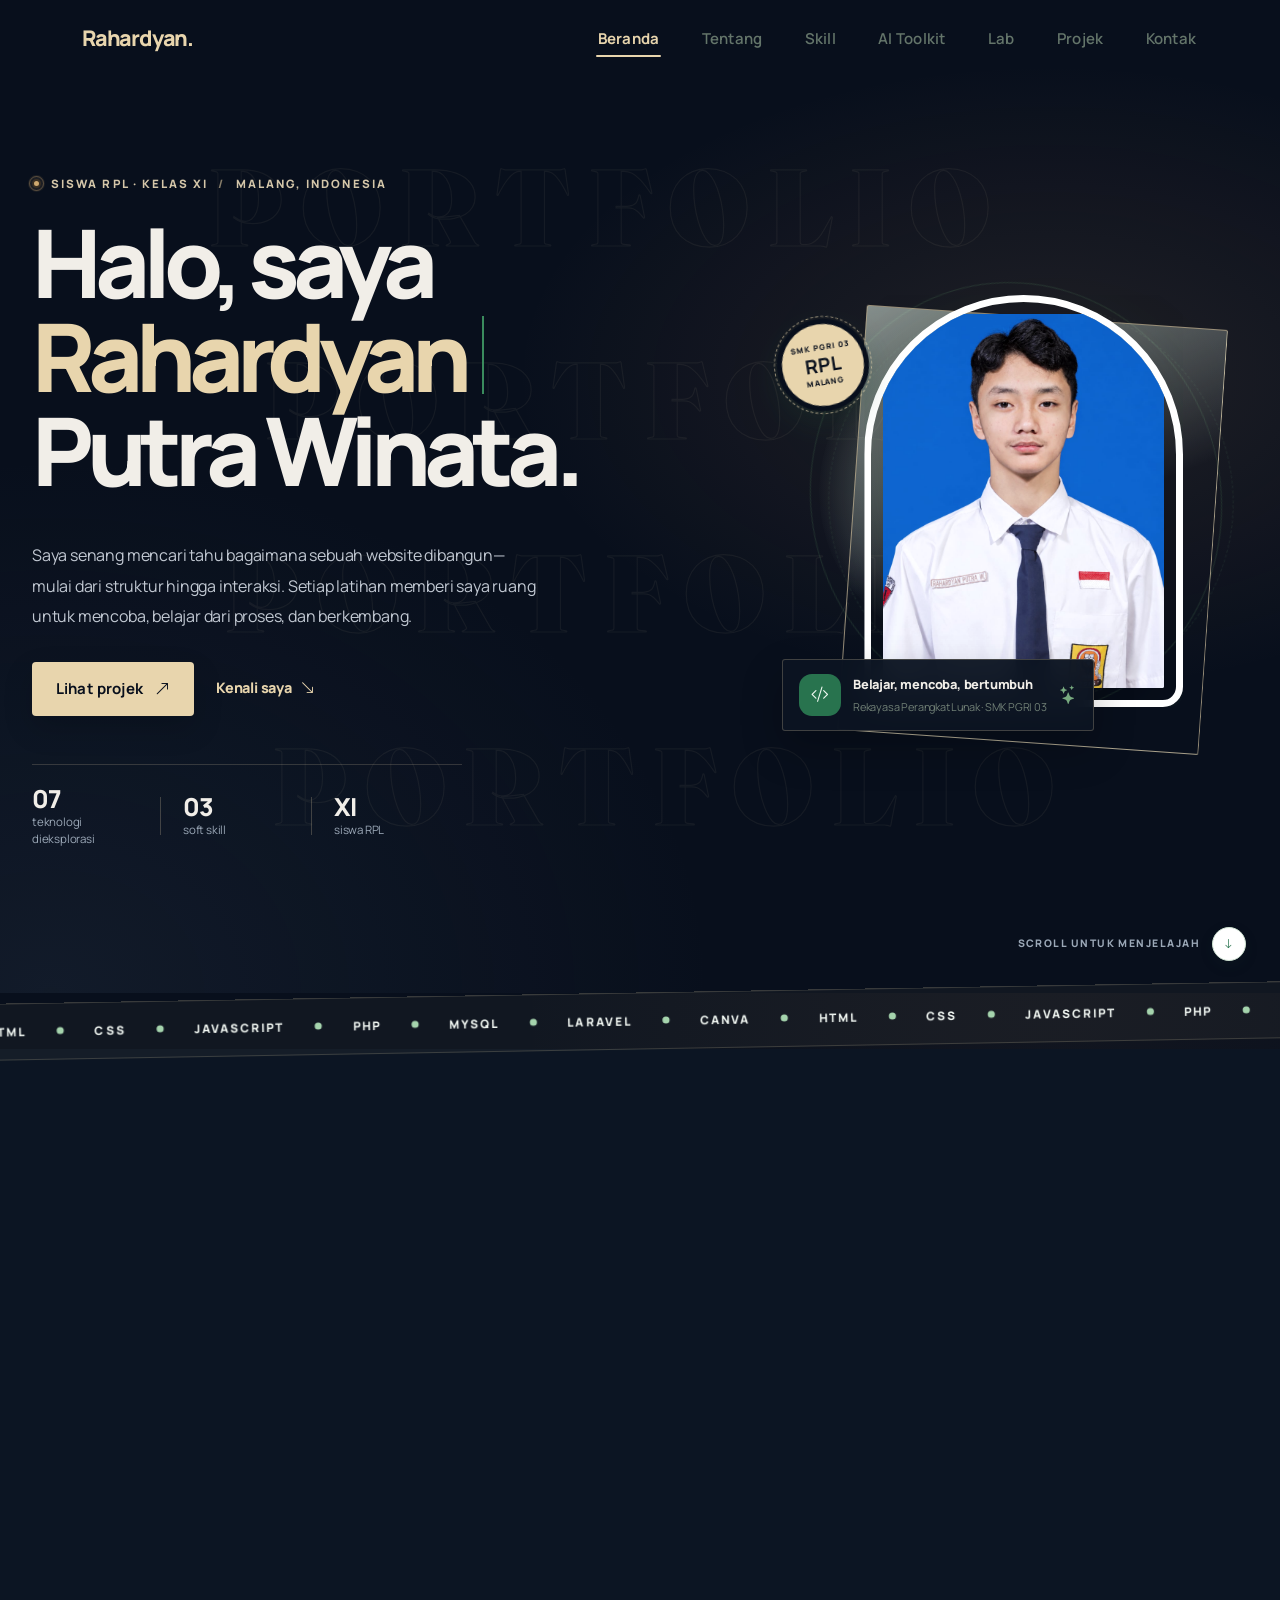
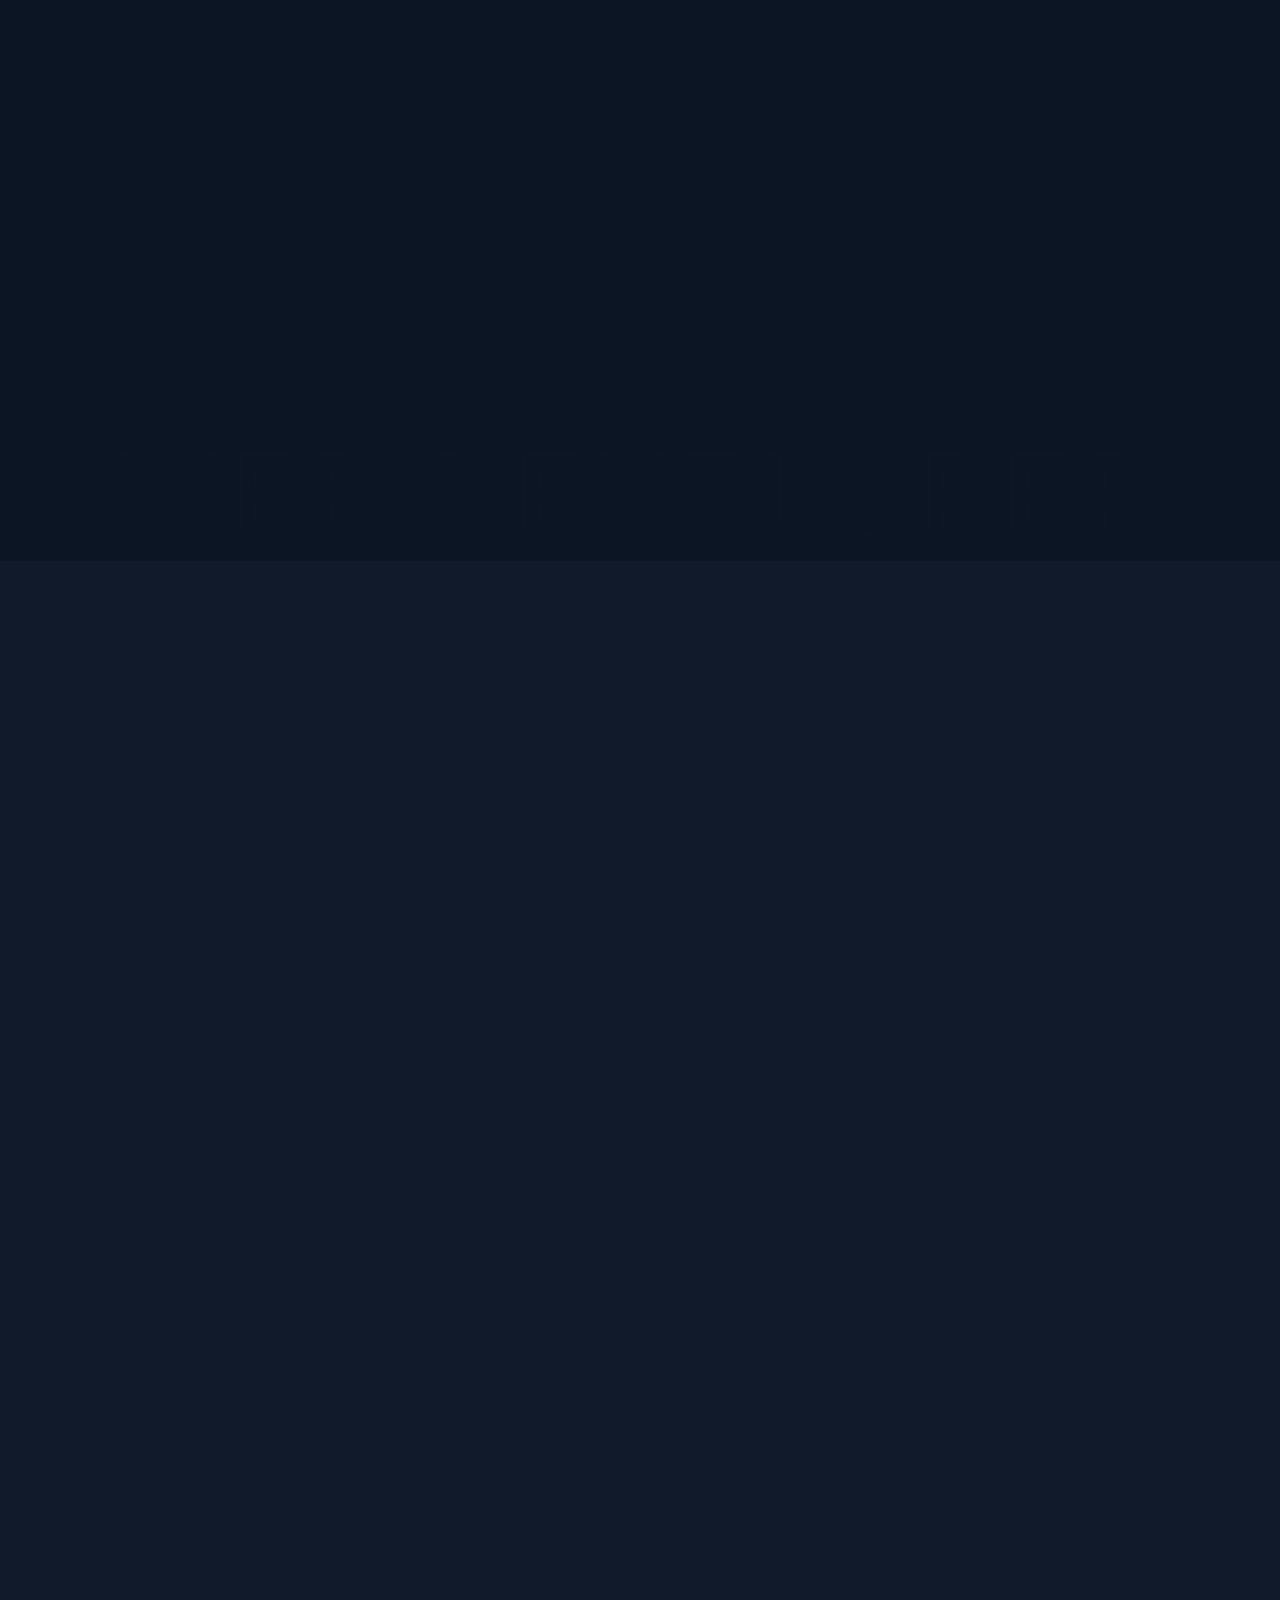
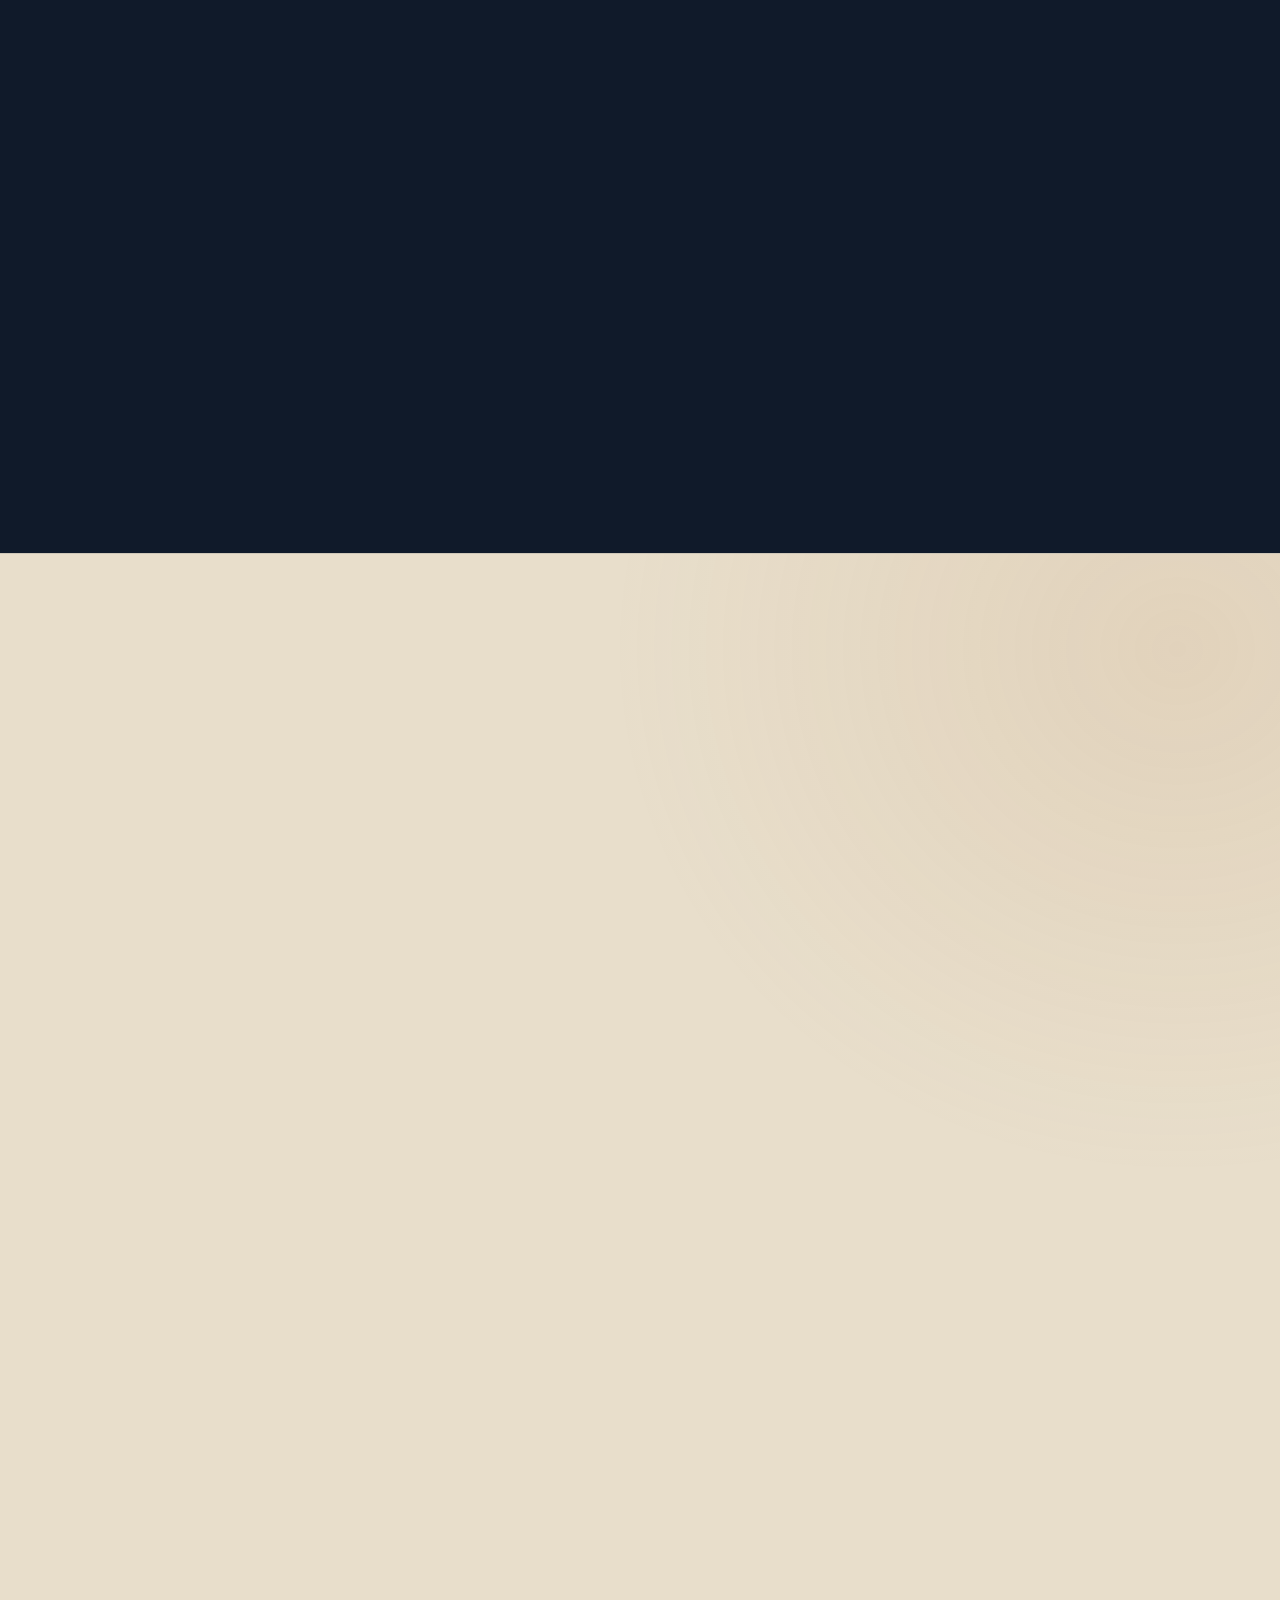
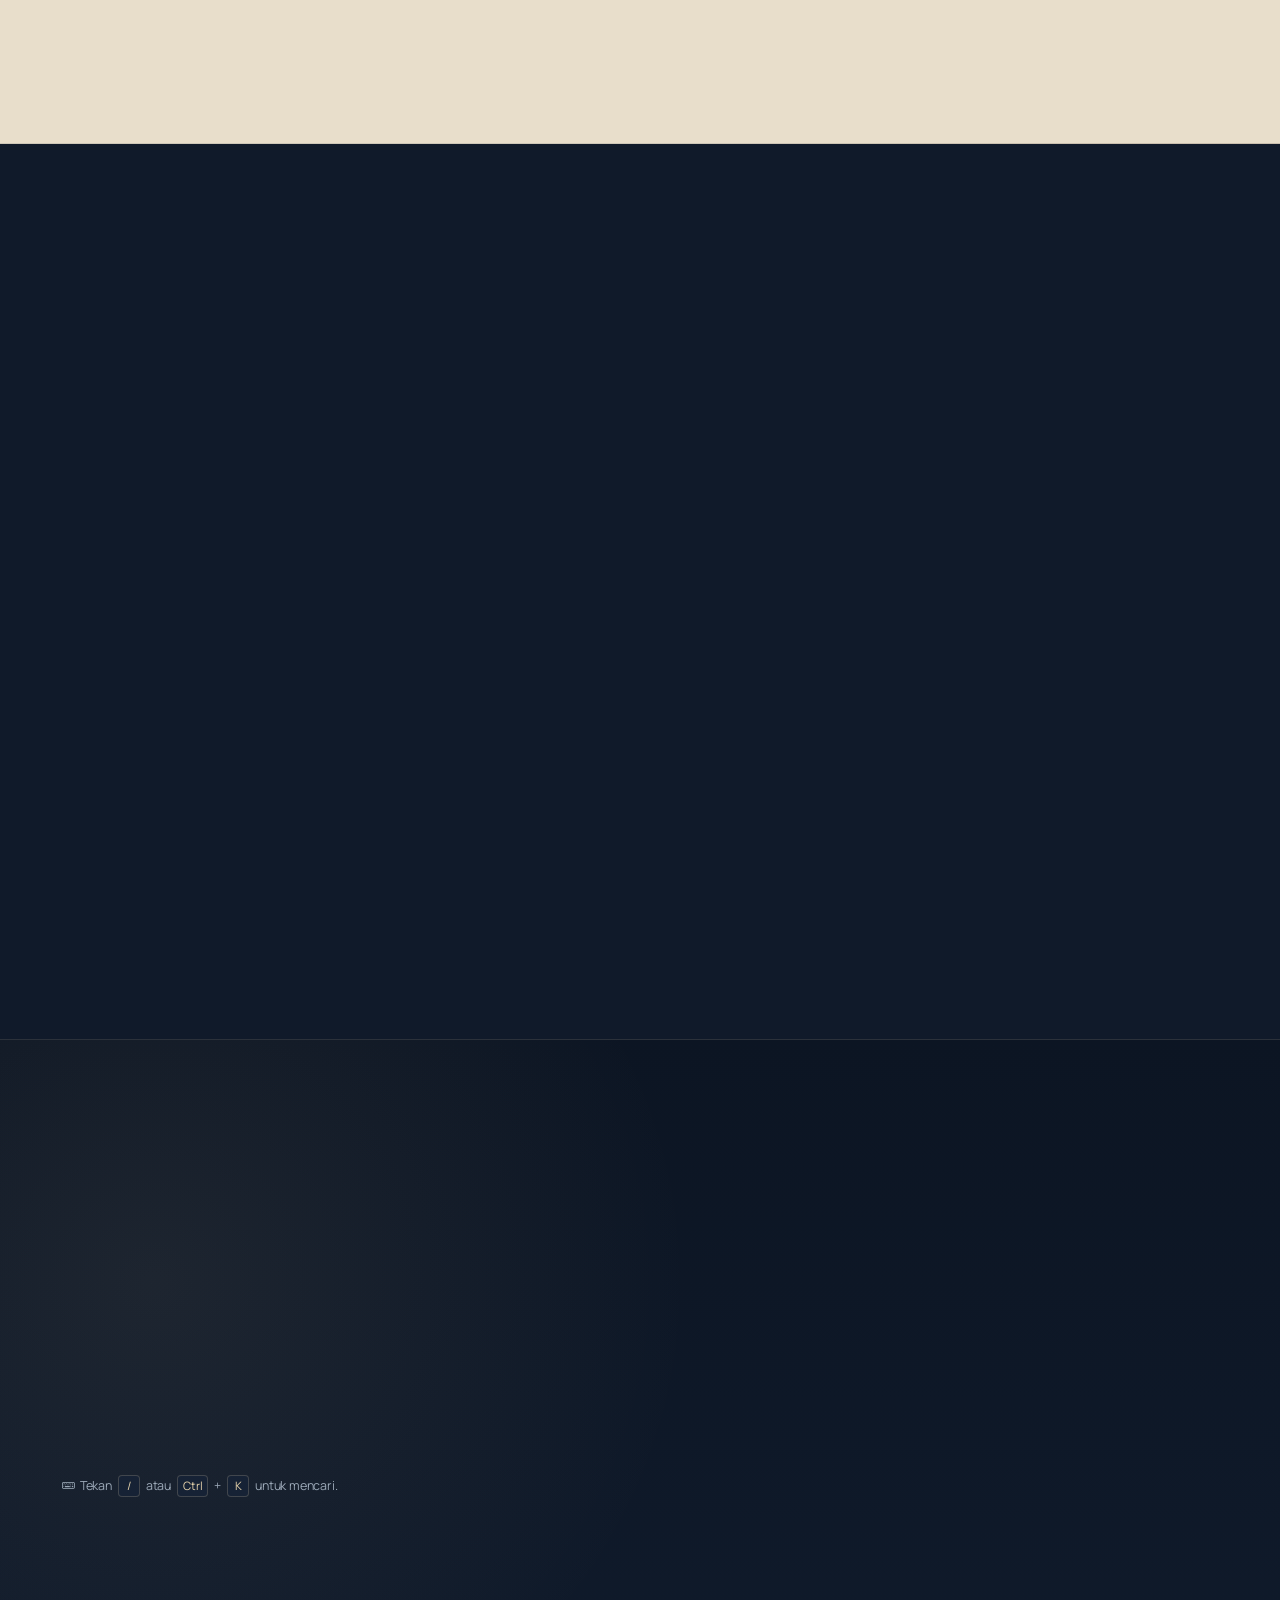
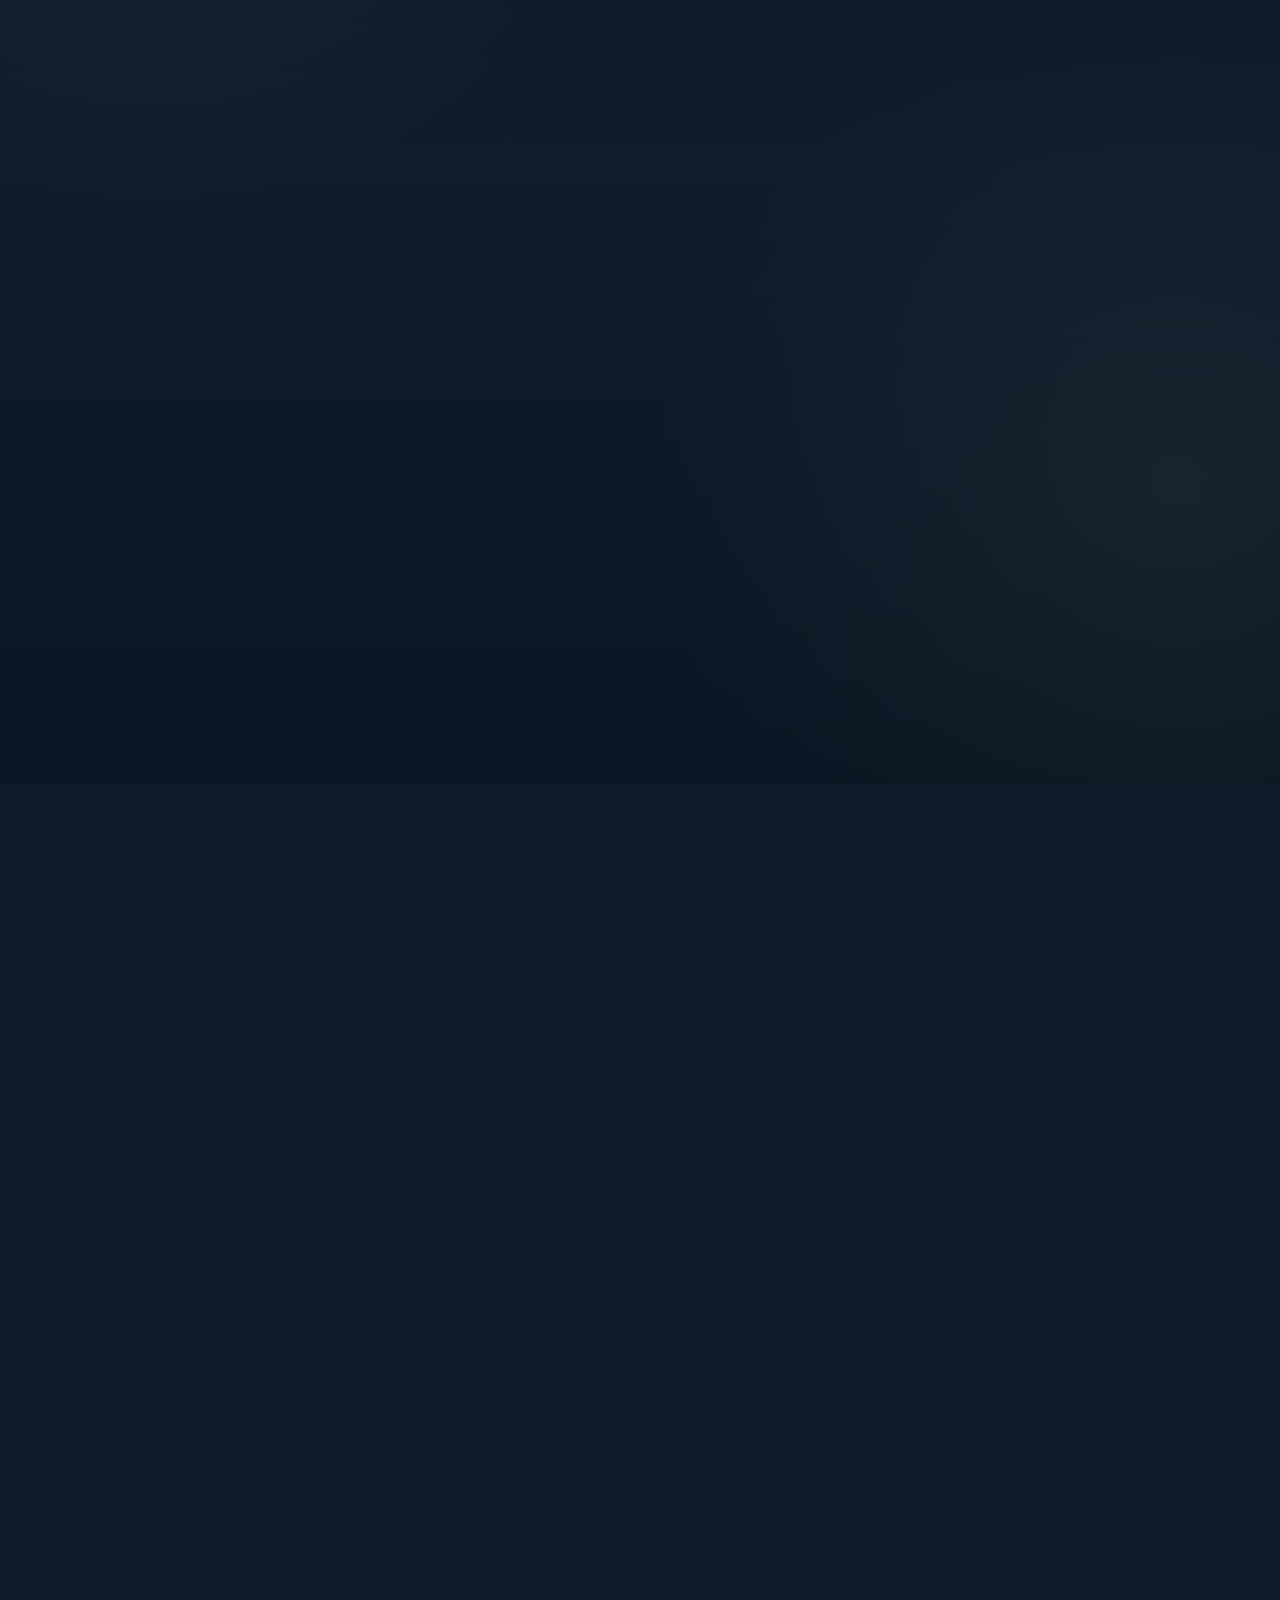
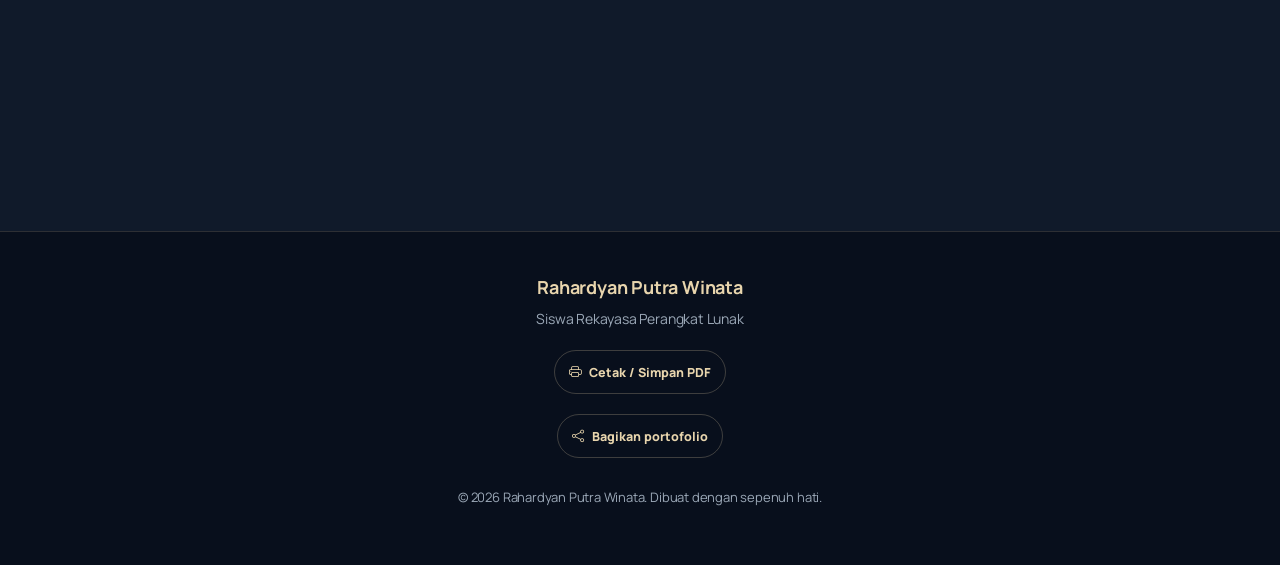
<file: index.html>
<!doctype html>
<html lang="id" class="no-js">
  <head>
    <meta charset="UTF-8" />
    <meta name="theme-color" content="#080f1c" />
    <meta property="og:type" content="website" />
    <meta property="og:title" content="Rahardyan Putra Winata — Portfolio" />
    <meta
      property="og:description"
      content="Portofolio Rahardyan Putra Winata, siswa kelas XI Rekayasa Perangkat Lunak di SMK PGRI 03 Malang."
    />
    <meta name="twitter:card" content="summary_large_image" />
    <meta name="viewport" content="width=device-width, initial-scale=1.0" />
    <title>Rahardyan Putra Winata — RPL Student</title>
    <meta
      name="description"
      content="Portofolio Rahardyan Putra Winata, siswa kelas XI Rekayasa Perangkat Lunak di SMK PGRI 03 Malang."
    />
    <link rel="preconnect" href="https://fonts.googleapis.com" />
    <link rel="preconnect" href="https://fonts.gstatic.com" crossorigin />
    <link rel="preconnect" href="https://cdn.jsdelivr.net" />
    <link
      href="https://fonts.googleapis.com/css2?family=Fraunces:ital,opsz,wght@0,9..144,600;0,9..144,700;0,9..144,800;1,9..144,600&family=Manrope:wght@400;500;600;700;800&display=swap"
      rel="stylesheet"/>
    <link
      href="https://cdn.jsdelivr.net/npm/bootstrap@5.3.3/dist/css/bootstrap.min.css"
      rel="stylesheet"/>
    <link
      href="https://cdn.jsdelivr.net/npm/bootstrap-icons@1.11.3/font/bootstrap-icons.min.css"
      rel="stylesheet"/>
    <link rel="stylesheet" href="../assets/css/style.css" />
  </head>

  <body>
    <a class="skip-link" href="#main-content">Lewati ke konten utama</a>
    <div class="intro-screen" id="introScreen" aria-label="Pembuka portofolio" hidden>
      <span class="intro-screen__corner intro-screen__corner--top" aria-hidden="true">PORTFOLIO / 2026</span>
      <div class="intro-screen__content">
        <div class="intro-screen__emblem" aria-hidden="true">
          <span class="intro-screen__orbit intro-screen__orbit--outer"></span>
          <span class="intro-screen__orbit intro-screen__orbit--inner"></span>
          <span class="intro-screen__mark">R</span>
          <span class="intro-screen__spark intro-screen__spark--one"></span>
          <span class="intro-screen__spark intro-screen__spark--two"></span>
        </div>
        <div class="intro-screen__identity">
          <span class="intro-screen__eyebrow">DIGITAL PORTFOLIO · RPL STUDENT</span>
          <p>Rahardyan Putra Winata</p>
          <span class="intro-screen__location">MALANG, INDONESIA</span>
        </div>
        <div class="intro-screen__loader" role="presentation">
          <span class="intro-screen__line"></span>
          <span class="intro-screen__loading-label">MENYIAPKAN PORTOFOLIO</span>
        </div>
      </div>
      <span class="intro-screen__corner intro-screen__corner--bottom" aria-hidden="true">R. / 01</span>
      <button class="intro-screen__skip" id="skipIntro" type="button">Lewati intro <span aria-hidden="true">↗</span></button>
    </div>
    <div class="scroll-progress" aria-hidden="true">
      <span class="scroll-progress__bar" id="scrollProgress"></span>
    </div>

    <!-- 1. HEADER + NAV -->
    <header>
      <nav class="site-nav" id="navbar">
        <div
          class="container d-flex align-items-center justify-content-between">
          <a class="site-nav__brand" href="#home">Rahardyan.</a>
          <ul
            class="site-nav__links d-none d-lg-flex list-unstyled mb-0"
            id="nav">
            <li><a class="nav-link-x" href="#home">Beranda</a></li>
            <li><a class="nav-link-x" href="#tentang">Tentang</a></li>
            <li><a class="nav-link-x" href="#skill">Skill</a></li>
            <li><a class="nav-link-x" href="#toolkit">AI Toolkit</a></li>
            <li><a class="nav-link-x" href="#lab">Lab</a></li>
            <li><a class="nav-link-x" href="#projek">Projek</a></li>
            <li><a class="nav-link-x" href="#kontak">Kontak</a></li>
          </ul>

          <button
            class="site-nav__toggle d-lg-none"
            type="button"
            data-bs-toggle="offcanvas"
            data-bs-target="#mobileMenu"
            aria-controls="mobileMenu"
            aria-expanded="false"
            aria-label="Buka menu navigasi">
            <i class="bi bi-list" aria-hidden="true"></i>
          </button>
        </div>
      </nav>

      <!-- Menu untuk HP (tinggal salin) -->
      <div
        class="offcanvas offcanvas-end"
        tabindex="-1"
        id="mobileMenu"
        aria-labelledby="mobileMenuLabel"
      >
        <div class="offcanvas-header">
          <span class="offcanvas-title" id="mobileMenuLabel">Rahardyan.</span>
          <button
            type="button"
            class="offcanvas-close-btn"
            data-bs-dismiss="offcanvas"
            aria-label="Tutup menu"
          >
            <i class="bi bi-x-lg" aria-hidden="true"></i>
          </button>
        </div>
        <div class="offcanvas-body">
          <ul class="list-unstyled offcanvas-nav">
            <li>
              <a class="nav-link-x" href="#home" style="--i: 0">Beranda</a>
            </li>
            <li>
              <a class="nav-link-x" href="#tentang" style="--i: 1">Tentang</a>
            </li>
            <li>
              <a class="nav-link-x" href="#skill" style="--i: 2">Skill</a>
            </li>
            <li>
              <a class="nav-link-x" href="#toolkit" style="--i: 3">AI Toolkit</a>
            </li>
            <li>
              <a class="nav-link-x" href="#lab" style="--i: 4">Lab Belajar</a>
            </li>
            <li>
              <a class="nav-link-x" href="#projek" style="--i: 5">Projek</a>
            </li>
            <li>
              <a class="nav-link-x" href="#kontak" style="--i: 6">Kontak</a>
            </li>
          </ul>
        </div>
      </div>
    </header>

    <!-- 2. MAIN = isi utama halaman -->
    <main id="main-content">
      <!-- SECTION: Beranda -->
      <section id="home" class="hero">
        <div class="hero-bg-watermark" aria-hidden="true">
          <span class="hero-bg-watermark__line">PORTFOLIO</span>
          <span class="hero-bg-watermark__line">PORTFOLIO</span>
          <span class="hero-bg-watermark__line">PORTFOLIO</span>
          <span class="hero-bg-watermark__line">PORTFOLIO</span>
        </div>

        <div class="container">
          <div class="row align-items-center">
            <div class="col-lg-7 hero__content">
              <div class="hero-kicker">
                <span class="hero-kicker__dot" aria-hidden="true"></span>
                <span>SISWA RPL · KELAS XI</span>
                <span class="hero-kicker__divider" aria-hidden="true">/</span>
                <span>MALANG, INDONESIA</span>
              </div>
              <h1 class="hero-title" aria-label="Halo, saya Rahardyan Putra Winata.">
                Halo, saya<br />
                <span class="accent">
                  <span id="typedName" aria-hidden="true">Rahardyan</span>
                  <span class="typewriter-cursor" aria-hidden="true"></span>
                </span><br />
                Putra Winata.
              </h1>
              <p class="hero-desc hero-seq" style="--d: 250ms">
                Saya senang mencari tahu bagaimana sebuah website dibangun—
                mulai dari struktur hingga interaksi. Setiap latihan memberi
                saya ruang untuk mencoba, belajar dari proses, dan berkembang.
              </p>
              <div class="hero-actions hero-seq" style="--d: 350ms">
                <a class="btn-cta hero-cta" href="#projek">
                  Lihat projek <i class="bi bi-arrow-up-right" aria-hidden="true"></i>
                </a>
                <a class="hero-secondary-link" href="#tentang">
                  Kenali saya <i class="bi bi-arrow-down-right" aria-hidden="true"></i>
                </a>
              </div>
              <div class="hero-proof hero-seq" style="--d: 450ms" aria-label="Ringkasan portofolio">
                <div class="hero-proof__item">
                  <strong>07</strong><span>teknologi dieksplorasi</span>
                </div>
                <span class="hero-proof__divider" aria-hidden="true"></span>
                <div class="hero-proof__item">
                  <strong>03</strong><span>soft skill</span>
                </div>
                <span class="hero-proof__divider" aria-hidden="true"></span>
                <div class="hero-proof__item">
                  <strong>XI</strong><span>siswa RPL</span>
                </div>
              </div>
            </div>

            <div class="col-lg-5 hero__visual-col">
              <div class="hero-visual-container">
                <div class="hero-orbit hero-orbit--one" aria-hidden="true"></div>
                <div class="hero-orbit hero-orbit--two" aria-hidden="true"></div>
                <div class="hero-visual-frame" aria-hidden="true"></div>
                <div class="hero-seal" aria-label="Rekayasa Perangkat Lunak di SMK PGRI 03 Malang">
                  <span>SMK PGRI 03</span>
                  <strong>RPL</strong>
                  <span>MALANG</span>
                </div>
                <div class="hero-visual-wrap">
                  <figure class="hero-visual">
                    <img
                      src="../assets/img/profil.png"
                      alt="Rahardyan Putra Winata mengenakan seragam sekolah"
                      width="768"
                      height="1024"
                      loading="eager"
                      fetchpriority="high"
                      decoding="async"
                  />
                  </figure>
                </div>
                <div class="hero-photo-caption">
                  <span class="hero-photo-caption__icon"><i class="bi bi-code-slash" aria-hidden="true"></i></span>
                  <span><strong>Belajar, mencoba, bertumbuh</strong><small>Rekayasa Perangkat Lunak · SMK PGRI 03</small></span>
                  <span class="hero-photo-caption__spark" aria-hidden="true"><i class="bi bi-stars"></i></span>
                </div>
              </div>
            </div>
          </div>
        </div>
        <a class="hero-scroll-cue" href="#tentang">
          <span>SCROLL UNTUK MENJELAJAH</span><i class="bi bi-arrow-down" aria-hidden="true"></i>
        </a>
      </section>
      <div class="tech-ribbon" aria-label="Teknologi yang sedang dipelajari">
        <div class="tech-ribbon__track">
          <span>HTML</span><i></i><span>CSS</span><i></i><span>JAVASCRIPT</span><i></i><span>PHP</span><i></i><span>MYSQL</span><i></i><span>LARAVEL</span><i></i><span>CANVA</span><i></i>
          <span aria-hidden="true">HTML</span><i aria-hidden="true"></i><span aria-hidden="true">CSS</span><i aria-hidden="true"></i><span aria-hidden="true">JAVASCRIPT</span><i aria-hidden="true"></i><span aria-hidden="true">PHP</span><i aria-hidden="true"></i><span aria-hidden="true">MYSQL</span><i aria-hidden="true"></i><span aria-hidden="true">LARAVEL</span><i aria-hidden="true"></i><span aria-hidden="true">CANVA</span><i aria-hidden="true"></i>
        </div>
      </div>

      <!-- SECTION: Tentang Saya -->
      <section id="tentang" class="section-tentang section-tentang--dark">
        <div class="tentang-bg-decor" aria-hidden="true">
          <span class="tentang-bg-text">WEB DEVELOPER</span>
        </div>

        <div class="container position-relative">
          <div class="section-header-serif text-center mb-5" data-reveal>
            <h2 class="section-title-serif section-title-serif--light">
              Tentang Saya
            </h2>
          </div>

          <div
            class="row align-items-center justify-content-center g-4 g-lg-5 tentang-2col-row">
            <div
              class="col-lg-5 col-md-5 text-center tentang-photo-col"
              data-reveal
              style="--i: 1">
              <div class="tentang-cutout-stage">
                <div class="tentang-cutout-glow" aria-hidden="true"></div>
                <figure class="tentang-cutout-figure">
                  <img
                    src="../assets/img/profile.png"
                    alt="Rahardyan Putra Winata mengenakan seragam sekolah"
                    class="tentang-cutout-img"
                    width="720"
                    height="1280"
                    loading="lazy"
                    decoding="async"
                  />
                </figure>
              </div>
            </div>

            <div class="col-lg-7 col-md-7 tentang-content-col"
              data-reveal
              style="--i: 2">
              <div class="tentang-about-block">
                <span class="tentang-greeting">BIOGRAFI &amp; PROFIL</span>
                <h3 class="tentang-about-title">Rahardyan Putra Winata</h3>
                <p class="tentang-about-desc">
                  Saya adalah siswa kelas 11 jurusan Rekayasa Perangkat Lunak
                  di SMK PGRI 03 Malang yang antusias mempelajari teknologi
                  dan pengembangan web.
                </p>
                <p class="tentang-about-desc">
                  Saya sedang mengembangkan kemampuan dalam HTML, CSS,
                  JavaScript, PHP, MySQL, Laravel, dan Canva. Saya juga senang
                  berkolaborasi, berbicara di depan umum, serta mengatur waktu
                  dengan baik sambil terus belajar lewat latihan dan projek.
                </p>
                <div class="profile-facts" aria-label="Ringkasan profil">
                  <div class="profile-fact">
                    <span class="profile-fact__value">Kelas 11</span>
                    <span class="profile-fact__label">Rekayasa Perangkat Lunak</span>
                  </div>
                  <div class="profile-fact">
                    <span class="profile-fact__value">SMK PGRI 03</span>
                    <span class="profile-fact__label">Malang</span>
                  </div>
                  <div class="profile-fact">
                    <span class="profile-fact__value">Web &amp; Desain</span>
                    <span class="profile-fact__label">Bidang yang dipelajari</span>
                  </div>
                </div>
                <div class="about-tabs">
                  <div class="about-tabs__buttons" role="tablist" aria-label="Kenali saya lebih jauh">
                    <button class="about-tabs__button is-active" id="aboutTabLearning" type="button" role="tab" aria-selected="true" aria-controls="aboutTabPanel" data-about-tab="learning">Yang dipelajari</button>
                    <button class="about-tabs__button" id="aboutTabBuilding" type="button" role="tab" aria-selected="false" aria-controls="aboutTabPanel" tabindex="-1" data-about-tab="building">Cara berkarya</button>
                    <button class="about-tabs__button" id="aboutTabGrowth" type="button" role="tab" aria-selected="false" aria-controls="aboutTabPanel" tabindex="-1" data-about-tab="growth">Target berkembang</button>
                  </div>
                  <div class="about-tabs__panel" id="aboutTabPanel" role="tabpanel" aria-labelledby="aboutTabLearning" aria-live="polite">
                    <i class="bi bi-lightbulb" aria-hidden="true"></i>
                    <p>Sedang mengeksplorasi dasar web, pemrograman, basis data, framework, dan desain visual.</p>
                  </div>
                </div>
              </div>
            </div>
          </div>
        </div>
      </section>

      <!-- SECTION: Skill -->
      <section id="skill" class="section-skill">
        <div class="container">
          <div class="section-header-serif text-center mb-5" data-reveal>
            <h2 class="section-title-serif section-title-serif--light">
              Keterampilan Saya
            </h2>
          </div>

          <div class="skills-subsection" data-reveal>
            <div class="skills-subsection__heading">
              <span class="skills-subsection__index">01</span>
              <h3>Keahlian Teknis</h3>
              <p>Teknologi yang sedang saya pelajari dan gunakan.</p>
            </div>
            <div class="skill-grid skill-grid--technical">
              <article class="skill-card">
                <img src="../assets/img/html5.svg" alt="" class="skill-card__logo" loading="lazy" decoding="async" />
                <h3>HTML</h3><span>Web development</span>
                <details class="skill-card__details">
                  <summary>Lihat peran skill</summary>
                  <p>Menyusun struktur dan konten halaman web agar rapi, jelas, dan mudah dipahami.</p>
                </details>
                <button class="skill-project-link" type="button" data-skill-search="HTML"><i class="bi bi-arrow-up-right" aria-hidden="true"></i> Telusuri di projek</button>
              </article>
              <article class="skill-card">
                <img src="../assets/img/css3.svg" alt="" class="skill-card__logo" loading="lazy" decoding="async" />
                <h3>CSS</h3><span>Web development</span>
                <details class="skill-card__details">
                  <summary>Lihat peran skill</summary>
                  <p>Mengatur tampilan, warna, tata letak, dan responsivitas halaman untuk berbagai ukuran layar.</p>
                </details>
                <button class="skill-project-link" type="button" data-skill-search="CSS"><i class="bi bi-arrow-up-right" aria-hidden="true"></i> Telusuri di projek</button>
              </article>
              <article class="skill-card">
                <img src="../assets/img/javascript.svg" alt="" class="skill-card__logo" loading="lazy" decoding="async" />
                <h3>JavaScript</h3><span>Web development</span>
                <details class="skill-card__details">
                  <summary>Lihat peran skill</summary>
                  <p>Menambahkan logika dan interaksi agar halaman web terasa lebih hidup dan mudah digunakan.</p>
                </details>
                <button class="skill-project-link" type="button" data-skill-search="JavaScript"><i class="bi bi-arrow-up-right" aria-hidden="true"></i> Telusuri di projek</button>
              </article>
              <article class="skill-card">
                <img src="../assets/img/php.svg" alt="" class="skill-card__logo" loading="lazy" decoding="async" />
                <h3>PHP</h3><span>Web development</span>
                <details class="skill-card__details">
                  <summary>Lihat peran skill</summary>
                  <p>Mempelajari pemrosesan di sisi server untuk mendukung fitur dan alur data pada website.</p>
                </details>
                <button class="skill-project-link" type="button" data-skill-search="PHP"><i class="bi bi-arrow-up-right" aria-hidden="true"></i> Telusuri di projek</button>
              </article>
              <article class="skill-card">
                <img src="../assets/img/mysql.svg" alt="" class="skill-card__logo" loading="lazy" decoding="async" />
                <h3>MySQL</h3><span>Database</span>
                <details class="skill-card__details">
                  <summary>Lihat peran skill</summary>
                  <p>Mempelajari penyimpanan dan pengelolaan data terstruktur menggunakan basis data relasional.</p>
                </details>
                <button class="skill-project-link" type="button" data-skill-search="MySQL"><i class="bi bi-arrow-up-right" aria-hidden="true"></i> Telusuri di projek</button>
              </article>
              <article class="skill-card">
                <img src="../assets/img/laravel.svg" alt="" class="skill-card__logo" loading="lazy" decoding="async" />
                <h3>Laravel</h3><span>Web framework</span>
                <details class="skill-card__details">
                  <summary>Lihat peran skill</summary>
                  <p>Mengenal framework PHP untuk membantu menyusun aplikasi web dengan struktur yang teratur.</p>
                </details>
                <button class="skill-project-link" type="button" data-skill-search="Laravel"><i class="bi bi-arrow-up-right" aria-hidden="true"></i> Telusuri di projek</button>
              </article>
              <article class="skill-card">
                <img src="../assets/img/canva.svg" alt="" class="skill-card__logo" loading="lazy" decoding="async" />
                <h3>Canva</h3><span>Desain visual</span>
                <details class="skill-card__details">
                  <summary>Lihat peran skill</summary>
                  <p>Membuat materi visual dan mengeksplorasi komposisi desain untuk kebutuhan digital.</p>
                </details>
                <button class="skill-project-link" type="button" data-skill-search="Canva"><i class="bi bi-arrow-up-right" aria-hidden="true"></i> Telusuri di projek</button>
              </article>
            </div>
          </div>

          <div class="skills-subsection skills-subsection--soft" data-reveal>
            <div class="skills-subsection__heading">
              <span class="skills-subsection__index">02</span>
              <h3>Soft Skill</h3>
              <p>Kebiasaan dan kemampuan yang membantu saya berkembang bersama orang lain.</p>
            </div>
            <div class="skill-grid skill-grid--soft">
              <article class="skill-card skill-card--soft">
                <span class="skill-card__icon-wrap">
                  <i class="bi bi-mic-fill skill-card__icon" aria-hidden="true"></i>
                </span>
                <h3>Public Speaking</h3>
                <p>Menyampaikan ide dan informasi dengan jelas, serta berlatih berbicara percaya diri di depan orang lain.</p>
              </article>
              <article class="skill-card skill-card--soft">
                <span class="skill-card__icon-wrap">
                  <i class="bi bi-people-fill skill-card__icon" aria-hidden="true"></i>
                </span>
                <h3>Kerja Sama Tim</h3>
                <p>Mendengarkan masukan, berbagi tanggung jawab, dan saling membantu untuk mencapai tujuan bersama.</p>
              </article>
              <article class="skill-card skill-card--soft">
                <span class="skill-card__icon-wrap">
                  <i class="bi bi-clock-fill skill-card__icon" aria-hidden="true"></i>
                </span>
                <h3>Manajemen Waktu</h3>
                <p>Menyusun prioritas dan membagi waktu agar tugas serta proses belajar dapat berjalan lebih teratur.</p>
              </article>
            </div>
          </div>
        </div>
      </section>

      <!-- SECTION: AI toolkit -->
      <section id="toolkit" class="section-toolkit">
        <div class="container">
          <div class="toolkit-heading" data-reveal>
            <div class="toolkit-heading__copy">
              <span class="toolkit-eyebrow">04 / AI TOOLKIT · FIELD NOTES</span>
              <h2>Ruang untuk <em>mencoba hal baru.</em></h2>
            </div>
            <div class="toolkit-heading__aside">
              <span class="toolkit-heading__count">06 <span>TOOLS</span></span>
              <p>Ragam alat untuk eksplorasi kode, riset, dan prototipe—pilih yang paling sesuai dengan kebutuhan.</p>
            </div>
          </div>

          <div class="toolkit-grid">
            <article class="toolkit-card toolkit-card--windsurf" data-reveal style="--tool-index: 0">
              <div class="toolkit-card__topline">
                <span class="toolkit-card__index">01</span>
                <span class="toolkit-card__category">CODE ENVIRONMENT</span>
              </div>
              <div class="toolkit-card__mark" aria-hidden="true"><i class="bi bi-wind"></i></div>
              <h3>Windsurf</h3>
              <p>IDE dengan bantuan AI untuk menjelajah konteks proyek dan mendukung alur kerja coding.</p>
              <a href="https://windsurf.com/" target="_blank" rel="noopener noreferrer" aria-label="Kunjungi situs resmi Windsurf">
                <span>Kunjungi tool</span><i class="bi bi-arrow-up-right" aria-hidden="true"></i>
              </a>
            </article>
            <article class="toolkit-card toolkit-card--replit" data-reveal style="--tool-index: 1">
              <div class="toolkit-card__topline">
                <span class="toolkit-card__index">02</span>
                <span class="toolkit-card__category">BUILD &amp; TEST</span>
              </div>
              <div class="toolkit-card__mark" aria-hidden="true"><i class="bi bi-boxes"></i></div>
              <h3>Replit Agent</h3>
              <p>Ruang kerja berbasis browser untuk mencoba ide aplikasi dan membuat prototipe.</p>
              <a href="https://replit.com/" target="_blank" rel="noopener noreferrer" aria-label="Kunjungi situs resmi Replit">
                <span>Kunjungi tool</span><i class="bi bi-arrow-up-right" aria-hidden="true"></i>
              </a>
            </article>
            <article class="toolkit-card toolkit-card--perplexity" data-reveal style="--tool-index: 2">
              <div class="toolkit-card__topline">
                <span class="toolkit-card__index">03</span>
                <span class="toolkit-card__category">RESEARCH</span>
              </div>
              <div class="toolkit-card__mark" aria-hidden="true"><i class="bi bi-search"></i></div>
              <h3>Perplexity</h3>
              <p>Eksplorasi topik dan penelusuran informasi dengan rujukan yang bisa diperiksa.</p>
              <a href="https://www.perplexity.ai/" target="_blank" rel="noopener noreferrer" aria-label="Kunjungi situs resmi Perplexity">
                <span>Kunjungi tool</span><i class="bi bi-arrow-up-right" aria-hidden="true"></i>
              </a>
            </article>
            <article class="toolkit-card toolkit-card--lovable" data-reveal style="--tool-index: 3">
              <div class="toolkit-card__topline">
                <span class="toolkit-card__index">04</span>
                <span class="toolkit-card__category">UI EXPLORATION</span>
              </div>
              <div class="toolkit-card__mark" aria-hidden="true"><i class="bi bi-magic"></i></div>
              <h3>Lovable</h3>
              <p>Eksperimen menyusun ide produk dan antarmuka melalui instruksi bahasa sehari-hari.</p>
              <a href="https://lovable.dev/" target="_blank" rel="noopener noreferrer" aria-label="Kunjungi situs resmi Lovable">
                <span>Kunjungi tool</span><i class="bi bi-arrow-up-right" aria-hidden="true"></i>
              </a>
            </article>
            <article class="toolkit-card toolkit-card--bolt" data-reveal style="--tool-index: 4">
              <div class="toolkit-card__topline">
                <span class="toolkit-card__index">05</span>
                <span class="toolkit-card__category">WEB PROTOTYPE</span>
              </div>
              <div class="toolkit-card__mark" aria-hidden="true"><i class="bi bi-lightning-charge"></i></div>
              <h3>Bolt.new</h3>
              <p>Tempat mencoba dan mengiterasi prototipe web langsung dari browser.</p>
              <a href="https://bolt.new/" target="_blank" rel="noopener noreferrer" aria-label="Kunjungi situs resmi Bolt.new">
                <span>Kunjungi tool</span><i class="bi bi-arrow-up-right" aria-hidden="true"></i>
              </a>
            </article>
            <article class="toolkit-card toolkit-card--figma" data-reveal style="--tool-index: 5">
              <div class="toolkit-card__topline">
                <span class="toolkit-card__index">06</span>
                <span class="toolkit-card__category">DESIGN WORKFLOW</span>
              </div>
              <div class="toolkit-card__mark" aria-hidden="true"><i class="bi bi-bezier2"></i></div>
              <h3>Figma AI</h3>
              <p>Eksplorasi fitur AI dalam ekosistem desain dan kolaborasi Figma.</p>
              <a href="https://www.figma.com/ai/" target="_blank" rel="noopener noreferrer" aria-label="Kunjungi halaman resmi Figma AI">
                <span>Kunjungi tool</span><i class="bi bi-arrow-up-right" aria-hidden="true"></i>
              </a>
            </article>
          </div>

          <p class="toolkit-note" data-reveal><i class="bi bi-info-circle" aria-hidden="true"></i> Daftar ini adalah referensi tools untuk dieksplorasi, bukan klaim pengalaman atau tingkat keahlian.</p>
        </div>
      </section>

      <!-- SECTION: Practice lab -->
      <section id="lab" class="section-lab">
        <div class="container">
          <div class="lab-heading" data-reveal>
            <span class="lab-eyebrow">05 / PRACTICE DECK</span>
            <h2>Satu ide kecil.<br /><em>Satu langkah maju.</em></h2>
            <p>Kumpulan ide latihan singkat dari teknologi yang sedang dipelajari. Pilih satu, kerjakan dengan ritme sendiri, lalu kembangkan sesuai kebutuhan.</p>
          </div>

          <div class="lab-board" data-reveal>
            <div class="lab-board__side">
              <span class="lab-board__label"><i class="bi bi-lightbulb" aria-hidden="true"></i> IDE LATIHAN</span>
              <span class="lab-board__index" id="labIdeaIndex" aria-label="Ide 1 dari 6">01 <span>/ 06</span></span>
              <div class="lab-board__progress" aria-hidden="true">
                <span id="labIdeaProgress"></span>
              </div>
              <p>Brief ini hanya titik awal. Bebas ubah tema, konten, dan pendekatan implementasinya.</p>
            </div>

            <article class="lab-idea" aria-live="polite" aria-atomic="true">
              <span class="lab-idea__category" id="labIdeaCategory">HTML · CSS</span>
              <h3 id="labIdeaTitle">Kartu profil satu halaman</h3>
              <p id="labIdeaDescription">Rancang kartu profil responsif yang menampilkan perkenalan singkat, minat, dan tautan penting dalam satu tampilan.</p>
              <div class="lab-idea__finish">
                <i class="bi bi-check2-circle" aria-hidden="true"></i>
                <p><strong>Kriteria selesai</strong><span id="labIdeaCriteria">Informasi mudah dipindai dan tata letak tetap nyaman dibaca di layar ponsel.</span></p>
              </div>
              <div class="lab-idea__actions">
                <button class="lab-button lab-button--quiet" id="copyLabIdea" type="button">
                  <i class="bi bi-copy" aria-hidden="true"></i> Salin brief
                </button>
                <button class="lab-button" id="nextLabIdea" type="button">
                  Ide berikutnya <i class="bi bi-arrow-right" aria-hidden="true"></i>
                </button>
              </div>
              <p class="lab-feedback" id="labFeedback" role="status" aria-live="polite"></p>
            </article>
          </div>
          <p class="lab-note" data-reveal><i class="bi bi-info-circle" aria-hidden="true"></i> Ini adalah ide latihan, bukan daftar projek yang sudah selesai.</p>
        </div>
      </section>

      <!-- SECTION: Projek -->
      <section id="projek" class="section-projek">
        <div class="container">
          <div class="section-header-serif text-center" data-reveal>
            <span class="projects-eyebrow">KARYA &amp; EKSPERIMEN / 2026</span>
            <h2 class="section-title-serif section-title-serif--light">
              Projek Pilihan
            </h2>
            <p class="projects-intro">Jelajahi beberapa hal yang saya buat, pelajari, dan kembangkan.</p>
          </div>

          <div class="row g-4 mt-3">
            <div class="project-filter" role="group" aria-label="Filter projek" data-reveal>
              <button class="project-filter__button is-active" type="button" data-project-filter="all" aria-pressed="true">Semua projek</button>
              <button class="project-filter__button" type="button" data-project-filter="game" aria-pressed="false">Game web</button>
              <button class="project-filter__button" type="button" data-project-filter="portfolio" aria-pressed="false">Portofolio</button>
              <button class="project-filter__button project-filter__saved" id="savedProjectsFilter" type="button" data-project-filter="saved" aria-pressed="false">
                <i class="bi bi-bookmark" aria-hidden="true"></i>
                Disimpan <span id="savedProjectCount">0</span>
              </button>
              <label class="project-search">
                <i class="bi bi-search" aria-hidden="true"></i>
                <input id="projectSearch" type="search" placeholder="Cari projek atau teknologi..." aria-label="Cari projek berdasarkan nama atau teknologi" aria-keyshortcuts="/ Control+K Meta+K" />
                <button class="project-search__clear" id="clearProjectSearch" type="button" aria-label="Hapus pencarian" hidden>
                  <i class="bi bi-x-circle-fill" aria-hidden="true"></i>
                </button>
              </label>
              <span class="project-filter__count" id="projectCount" aria-live="polite">2 projek</span>
            </div>
            <p class="project-search-hint">
              <i class="bi bi-keyboard" aria-hidden="true"></i>
              Tekan <kbd>/</kbd> atau <kbd>Ctrl</kbd> + <kbd>K</kbd> untuk mencari.
            </p>
            <p class="project-feedback" id="projectFeedback" role="status" aria-live="polite"></p>

            <p class="project-empty" id="projectEmpty" hidden role="status">
              <i class="bi bi-search" aria-hidden="true"></i>
              Belum ada projek yang cocok. Coba kata kunci atau filter lain.
            </p>

            <div class="col-lg-6 col-md-6 project-item" data-project-id="flappy-bird" data-project-category="game" data-reveal style="--i: 0">
              <article class="project">
                <div class="project__media project__media--portrait" style="--project-image: url('../img/flappy-bird.png')">
                  <span class="project__label"><i class="bi bi-controller" aria-hidden="true"></i> GAME WEB</span>
                  <button class="project-preview" type="button" data-project-preview data-title="Flappy Bird" aria-label="Perbesar gambar game Flappy Bird">
                    <img src="../assets/img/flappy-bird.png" alt="Screenshot game Flappy Bird dengan pipa hijau dan skor 0" width="503" height="747" loading="lazy" decoding="async" />
                    <span class="project-preview__fallback" hidden>
                      <i class="bi bi-image" aria-hidden="true"></i>
                      <span>Pratinjau gambar belum tersedia</span>
                    </span>
                    <span><i class="bi bi-arrows-fullscreen" aria-hidden="true"></i> Lihat pratinjau</span>
                  </button>
                  <button class="project-save" type="button" data-project-save aria-label="Simpan projek Flappy Bird" aria-pressed="false">
                    <i class="bi bi-bookmark" aria-hidden="true"></i>
                    <span>Simpan</span>
                  </button>
                </div>
                <div class="project__body">
                  <span class="project__no">01</span>
                  <h3 class="project__title">Flappy Bird</h3>
                  <p class="project__desc">
                    Game arcade sederhana bergaya Flappy Bird. Hindari pipa dan raih skor setinggi mungkin.
                  </p>
                  <ul class="project__tech list-unstyled">
                    <li>Game Web</li>
                    <li>Arcade</li>
                  </ul>
                  <div class="project__actions">
                    <a
                      href="https://flappybirdrch.vercel.app/"
                      class="btn-project btn-project--primary"
                      target="_blank"
                      rel="noopener noreferrer"
                    >Lihat Projek</a>
                    <button class="btn-project btn-project--details" type="button" aria-expanded="false" aria-controls="projectStack1">
                      Ringkasan stack
                    </button>
                  </div>
                  <div class="project__extra" id="projectStack1" hidden>
                    <strong>Teknologi yang dicantumkan</strong>
                    <span>Game arcade Flappy Bird yang dapat dimainkan melalui browser.</span>
                  </div>
                </div>
              </article>
            </div>

            <div class="col-lg-6 col-md-6 project-item" data-project-id="rahardyan-portfolio" data-project-category="portfolio" data-reveal style="--i: 1">
              <article class="project">
                <div class="project__media project__media--profile" style="--project-image: url('../img/profil.png')">
                  <span class="project__label"><i class="bi bi-person-badge" aria-hidden="true"></i> PORTOFOLIO</span>
                  <button class="project-preview" type="button" data-project-preview data-title="Portofolio Rahardyan" aria-label="Perbesar foto pada portofolio Rahardyan">
                    <img src="../assets/img/profil.png" alt="Foto Rahardyan pada halaman beranda portofolionya" width="768" height="1024" loading="lazy" decoding="async" />
                    <span class="project-preview__fallback" hidden>
                      <i class="bi bi-image" aria-hidden="true"></i>
                      <span>Pratinjau gambar belum tersedia</span>
                    </span>
                    <span><i class="bi bi-arrows-fullscreen" aria-hidden="true"></i> Lihat pratinjau</span>
                  </button>
                  <button class="project-save" type="button" data-project-save aria-label="Simpan Portofolio Rahardyan" aria-pressed="false">
                    <i class="bi bi-bookmark" aria-hidden="true"></i>
                    <span>Simpan</span>
                  </button>
                </div>
                <div class="project__body">
                  <span class="project__no">02</span>
                  <h3 class="project__title">Portofolio Rahardyan</h3>
                  <p class="project__desc">
                    Website portofolio ini memperkenalkan profil, keterampilan, dan projek Rahardyan.
                  </p>
                  <ul class="project__tech list-unstyled">
                    <li>HTML</li>
                    <li>CSS</li>
                    <li>JavaScript</li>
                    <li>Bootstrap</li>
                  </ul>
                  <div class="project__actions">
                    <a
                      href="#home"
                      class="btn-project btn-project--primary"
                    >Lihat Portofolio</a>
                    <button class="btn-project btn-project--details" type="button" aria-expanded="false" aria-controls="projectStack2">
                      Ringkasan stack
                    </button>
                  </div>
                  <div class="project__extra" id="projectStack2" hidden>
                    <strong>Teknologi yang dicantumkan</strong>
                    <span>HTML, CSS, JavaScript, dan Bootstrap.</span>
                  </div>
                </div>
              </article>
            </div>
          </div>
        </div>
      </section>

      <!-- SECTION: Kontak -->
      <section id="kontak" class="section-kontak">
        <div class="container">
          <div class="contact-layout">
            <div class="contact-details" data-reveal>
              <span class="contact-eyebrow">06 / KONTAK</span>
              <h2 class="contact-title">
                Mari <span>berkolaborasi.</span>
              </h2>
              <p class="contact-intro">
                Ada pertanyaan, ide, atau ingin berdiskusi santai tentang web?
                Silakan pilih cara yang paling nyaman untuk menghubungi saya.
              </p>

              <div class="contact-grid">
                <article class="contact-card">
                  <span class="contact-card__icon contact-card__icon--whatsapp">
                    <i class="bi bi-whatsapp" aria-hidden="true"></i>
                  </span>
                  <div>
                    <h3>WhatsApp</h3>
                    <p>Untuk obrolan dan komunikasi langsung.</p>
                  </div>
                  <a
                    class="contact-card__value"
                    href="https://wa.me/6288989893663"
                    target="_blank"
                    rel="noopener noreferrer"
                  >088989893663</a>
                </article>
                <article class="contact-card">
                  <span class="contact-card__icon contact-card__icon--instagram">
                    <i class="bi bi-instagram" aria-hidden="true"></i>
                  </span>
                  <div>
                    <h3>Instagram</h3>
                    <p>Temukan saya dan lihat aktivitas terbaru.</p>
                  </div>
                  <a
                    class="contact-card__value"
                    href="https://www.instagram.com/r4hardyan/"
                    target="_blank"
                    rel="noopener noreferrer"
                  >@r4hardyan</a>
                </article>
                <article class="contact-card">
                  <span class="contact-card__icon contact-card__icon--email">
                    <i class="bi bi-envelope-fill" aria-hidden="true"></i>
                  </span>
                  <div>
                    <h3>Gmail</h3>
                    <p>Untuk pesan dan keperluan yang lebih formal.</p>
                  </div>
                  <a class="contact-card__value" href="mailto:rahardyanryujin@gmail.com">
                    rahardyanryujin@gmail.com
                  </a>
                </article>
                <article class="contact-card">
                  <span class="contact-card__icon">
                    <i class="bi bi-github" aria-hidden="true"></i>
                  </span>
                  <div>
                    <h3>GitHub</h3>
                    <p>Lihat profil dan projek yang saya kerjakan.</p>
                  </div>
                  <a
                    class="contact-card__value"
                    href="https://github.com/Rahardyannata8210"
                    target="_blank"
                    rel="noopener noreferrer"
                  >Rahardyannata8210</a>
                </article>
              </div>
            </div>

            <form class="contact-form" id="contactMessageForm" data-reveal>
              <h3>Kirim Pesan</h3>
              <p class="contact-form__intro">
                Isi form untuk menyusun pesan. Draft dapat disalin dan dikirim
                melalui aplikasi pilihan Anda.
              </p>

              <label class="contact-form__label" for="contactName">Nama Anda</label>
              <input
                class="contact-form__field"
                id="contactName"
                name="name"
                type="text"
                placeholder="Nama Anda..."
                autocomplete="name"
                maxlength="80"
                required
              />

              <label class="contact-form__label" for="contactCategory">Kategori</label>
              <select class="contact-form__field" id="contactCategory" name="category" required>
                <option value="Pertanyaan">Pertanyaan</option>
                <option value="Kolaborasi">Kolaborasi</option>
                <option value="Diskusi santai">Diskusi santai</option>
                <option value="Lainnya">Lainnya</option>
              </select>

              <label class="contact-form__label" for="contactMessage">Pesan</label>
              <textarea
                class="contact-form__field contact-form__field--textarea"
                id="contactMessage"
                name="message"
                rows="4"
                placeholder="Tulis pesan di sini..."
                maxlength="1200"
                required
              ></textarea>

              <label class="contact-form__label" for="contactDraft">Pratinjau pesan</label>
              <textarea class="contact-form__field contact-form__field--textarea contact-draft__text" id="contactDraft" rows="4" readonly aria-label="Pratinjau pesan yang bisa disalin"></textarea>
              <button class="contact-form__submit" id="copyContactDraft" type="button">
                <i class="bi bi-copy" aria-hidden="true"></i>
                Salin draft pesan
              </button>
              <p class="contact-form__note" id="contactFormNote" aria-live="polite">
                Draft bisa disalin, lalu dikirim melalui WhatsApp atau email.
              </p>
            </form>
          </div>
        </div>
      </section>
    </main>

    <dialog class="project-lightbox" id="projectLightbox" aria-labelledby="projectLightboxTitle">
      <div class="project-lightbox__header">
        <h2 id="projectLightboxTitle">Pratinjau projek</h2>
        <button class="project-lightbox__close" type="button" aria-label="Tutup pratinjau">
          <i class="bi bi-x-lg" aria-hidden="true"></i>
        </button>
      </div>
      <img class="project-lightbox__image" id="projectLightboxImage" alt="" decoding="async" />
      <p class="project-lightbox__hint">Tekan Esc atau tombol tutup untuk kembali ke portofolio.</p>
    </dialog>

    <!-- 3. FOOTER -->
    <footer class="site-footer">
      <div class="container">
        <div class="footer-inner">
          <div class="footer-brand">
            <span class="footer-name">Rahardyan Putra Winata</span>
            <span class="footer-role">Siswa Rekayasa Perangkat Lunak</span>
          </div>
          <button class="footer-print" id="printPortfolio" type="button">
            <i class="bi bi-printer" aria-hidden="true"></i>
            Cetak / Simpan PDF
          </button>
          <button class="footer-share" id="sharePortfolio" type="button">
            <i class="bi bi-share" aria-hidden="true"></i>
            Bagikan portofolio
          </button>
          <p class="footer-feedback" id="shareFeedback" role="status" aria-live="polite"></p>
          <p class="footer-copy">&copy; 2026 Rahardyan Putra Winata.</p>
        </div>
      </div>
    </footer>

    <a class="back-to-top" id="backToTop" href="#home" aria-label="Kembali ke atas">
      <i class="bi bi-arrow-up" aria-hidden="true"></i>
    </a>

    <script src="https://cdn.jsdelivr.net/npm/bootstrap@5.3.3/dist/js/bootstrap.bundle.min.js"></script>
    <script src="../assets/js/main.js"></script>
    <script>document.documentElement.classList.replace("no-js", "js");</script>
  </body>
</html>
</file>
<file: assets/css/style.css>
/* ============================================================
   style.css — Portofolio Rahardyan Putra Winata
   Semua styling custom di satu file ini.
   Token warna, bentuk, dan motion didefinisikan di :root.
   ============================================================ */

/* === DESIGN TOKENS === */
:root {
  /* warna */
  --navy: #142033;
  --navy-dark: #0C1422;
  --beige: #E6D8BD;
  --beige-soft: #F3EEE4;
  --white: #FFFFFF;
  --muted: #8A8A83;
  --muted-ink: #5F5F59;
  --track: #E8E5DE;
  --line-light: rgba(20, 32, 51, 0.12);
  --line-dark: rgba(230, 216, 189, 0.18);

  /* bentuk */
  --radius-sm: 8px;
  --radius-md: 12px;
  --radius-pill: 999px;
  --shadow-soft: 0 10px 30px rgba(20, 32, 51, 0.08);

  /* motion */
  --ease-out: cubic-bezier(0.22, 1, 0.36, 1);
  --ease-in-out: cubic-bezier(0.65, 0, 0.35, 1);
  --dur-fast: 200ms;
  --dur-base: 400ms;
  --dur-slow: 700ms;
  --dur-hero: 900ms;
  --stagger: 80ms;
}

html {
  scroll-behavior: smooth;
  scroll-padding-top: 80px;
}

/* === RESET & BASE === */
*,
*::before,
*::after {
  margin: 0;
  padding: 0;
  box-sizing: border-box;
}

body {
  font-family: "Manrope", system-ui, -apple-system, "Segoe UI", sans-serif;
  font-size: 1rem;
  line-height: 1.7;
  color: #CBD5E1;
  background: var(--navy-dark);
  overflow-x: hidden;
}

img {
  max-width: 100%;
  height: auto;
  display: block;
}

a {
  text-decoration: none;
  color: inherit;
}

/* === FOKUS AKSESIBILITAS === */
:focus-visible {
  outline: 2px solid var(--beige);
  outline-offset: 3px;
  border-radius: 4px;
}

.section-light :focus-visible {
  outline-color: var(--navy);
}





/* ============================================================
   NAVBAR
   ============================================================ */
.site-nav {
  position: fixed;
  inset: 0 0 auto 0;
  z-index: 1030;
  padding-block: 16px;
  border-bottom: 1px solid transparent;
  transition: background-color var(--dur-base) var(--ease-out),
    padding var(--dur-base) var(--ease-out),
    border-color var(--dur-base) var(--ease-out),
    backdrop-filter var(--dur-base) ease,
    box-shadow var(--dur-base) ease;
}

.site-nav.is-scrolled {
  padding-block: 12px;
  background: rgba(12, 20, 34, 0.88);
  backdrop-filter: blur(14px);
  -webkit-backdrop-filter: blur(14px);
  border-color: rgba(230, 216, 189, 0.12);
  box-shadow: 0 10px 30px rgba(0, 0, 0, 0.28);
}

.site-nav__brand {
  font-size: 1.25rem;
  font-weight: 800;
  color: var(--beige);
  letter-spacing: -0.02em;
}

.site-nav__links {
  display: flex;
  gap: 32px;
  align-items: center;
}

.site-nav__toggle {
  background: rgba(20, 32, 51, 0.7);
  border: 1px solid rgba(230, 216, 189, 0.25);
  color: #E5B842;
  font-size: 1.35rem;
  cursor: pointer;
  width: 40px;
  height: 40px;
  border-radius: 8px;
  display: inline-flex;
  align-items: center;
  justify-content: center;
  line-height: 1;
  transition: all 0.2s ease;
}

.site-nav__toggle:hover {
  background: #E5B842;
  color: #0C1422;
  border-color: #E5B842;
}

/* Nav links (Desktop) */
.nav-link-x {
  position: relative;
  color: rgba(255, 255, 255, 0.78);
  font-weight: 600;
  font-size: 0.9375rem;
  padding: 6px 2px;
  transition: color var(--dur-fast) var(--ease-out);
}

.site-nav__links .nav-link-x::after {
  content: "";
  position: absolute;
  left: 0;
  right: 0;
  bottom: -2px;
  height: 2px;
  background: #E5B842;
  border-radius: 2px;
  transform: scaleX(0);
  transform-origin: center;
  transition: transform var(--dur-base) var(--ease-out), background-color var(--dur-fast);
}

.site-nav__links .nav-link-x:hover {
  color: #FFFFFF;
}

.site-nav__links .nav-link-x.active {
  color: #E5B842;
  font-weight: 700;
}

.site-nav__links .nav-link-x:hover::after,
.site-nav__links .nav-link-x.active::after {
  transform: scaleX(1);
}

/* Offcanvas (mobile menu) */
.offcanvas {
  background: #0C1422 !important;
  border-left: 1px solid rgba(230, 216, 189, 0.16) !important;
  width: min(290px, 80vw) !important;
  z-index: 1060 !important;
  box-shadow: -12px 0 40px rgba(0, 0, 0, 0.65) !important;
}

.offcanvas-backdrop {
  z-index: 1055 !important;
  background-color: rgba(4, 8, 15, 0.8) !important;
  backdrop-filter: blur(8px) !important;
  -webkit-backdrop-filter: blur(8px) !important;
}

.offcanvas-header {
  padding: 20px 22px;
  border-bottom: 1px solid rgba(230, 216, 189, 0.12);
  display: flex;
  align-items: center;
  justify-content: space-between;
}

.offcanvas-title {
  font-weight: 800;
  color: var(--beige);
  font-size: 1.3rem;
  letter-spacing: -0.02em;
  margin-bottom: 0;
}

.offcanvas-close-btn {
  background: rgba(255, 255, 255, 0.08);
  border: 1px solid rgba(230, 216, 189, 0.2);
  color: var(--beige);
  font-size: 1.1rem;
  cursor: pointer;
  width: 36px;
  height: 36px;
  border-radius: 50%;
  display: flex;
  align-items: center;
  justify-content: center;
  transition: all 0.2s ease;
}

.offcanvas-close-btn:hover {
  background: #E5B842;
  color: #0C1422;
  border-color: #E5B842;
  transform: rotate(90deg);
}

.offcanvas-body {
  padding: 24px 18px;
}

.offcanvas-nav {
  display: flex;
  flex-direction: column;
  gap: 14px;
}

.offcanvas-nav li {
  margin-bottom: 0;
}

.offcanvas-nav .nav-link-x {
  font-size: 1.15rem;
  font-weight: 600;
  display: block;
  padding: 8px 0;
  color: #CBD5E1;
  background: transparent !important;
  border: none !important;
  border-radius: 0 !important;
  transition: color var(--dur-fast) ease;
}

.offcanvas-nav .nav-link-x::after {
  display: none !important;
}

.offcanvas-nav .nav-link-x:hover {
  color: #FFFFFF;
  background: transparent !important;
}

.offcanvas-nav .nav-link-x.active {
  color: #E5B842;
  font-weight: 700;
  background: transparent !important;
}

/* Menu mobile: link masuk berurutan */
.js .offcanvas .nav-link-x {
  opacity: 0;
  transform: translateX(16px);
}

.js .offcanvas.show .nav-link-x {
  opacity: 1;
  transform: none;
  transition: opacity var(--dur-base) var(--ease-out),
    transform var(--dur-base) var(--ease-out);
  transition-delay: calc(var(--i, 0) * 50ms + 100ms);
}


/* ============================================================
   HERO
   ============================================================ */
.hero {
  background: var(--navy-dark);
  padding-top: 140px;
  padding-bottom: 96px;
  min-height: 100vh;
  display: flex;
  align-items: center;
  position: relative;
  overflow: hidden;
}

/* Hero background outline watermark (stacked 4 lines) */
.hero-bg-watermark {
  position: absolute;
  inset: 0;
  display: flex;
  flex-direction: column;
  justify-content: space-evenly;
  align-items: center;
  pointer-events: none;
  z-index: 0;
  user-select: none;
  overflow: hidden;
  padding: 60px 0;
}

.hero-bg-watermark__line {
  font-family: "Fraunces", "Playfair Display", Georgia, serif;
  font-size: clamp(3.2rem, 8.5vw, 7.5rem);
  font-weight: 900;
  letter-spacing: 0.16em;
  color: transparent;
  -webkit-text-stroke: 1.2px rgba(229, 184, 66, 0.08);
  text-transform: uppercase;
  white-space: nowrap;
  line-height: 0.85;
  user-select: none;
  opacity: 0.85;
  transition: transform 0.6s ease;
}

/* Sedikit pergeseran horizontal untuk tekstur artistik yang dinamis */
.hero-bg-watermark__line:nth-child(1) {
  transform: translateX(-4%);
}

.hero-bg-watermark__line:nth-child(2) {
  transform: translateX(3%);
}

.hero-bg-watermark__line:nth-child(3) {
  transform: translateX(-2%);
}

.hero-bg-watermark__line:nth-child(4) {
  transform: translateX(4%);
}

/* Tekstur grain statis (opsional) */
.hero::before {
  content: "";
  position: absolute;
  inset: 0;
  background-image: url("data:image/svg+xml,%3Csvg viewBox='0 0 256 256' xmlns='http://www.w3.org/2000/svg'%3E%3Cfilter id='noise'%3E%3CfeTurbulence type='fractalNoise' baseFrequency='0.9' numOctaves='4' stitchTiles='stitch'/%3E%3C/filter%3E%3Crect width='100%25' height='100%25' filter='url(%23noise)' opacity='0.04'/%3E%3C/svg%3E");
  background-size: 256px;
  pointer-events: none;
  z-index: 0;
}

.hero .container {
  position: relative;
  z-index: 1;
}

.hero__content {
  position: relative;
  z-index: 2;
}

/* Badge */
.hero-badge {
  display: inline-block;
  border: 1px solid rgba(230, 216, 189, 0.35);
  border-radius: var(--radius-pill);
  padding: 8px 14px;
  color: var(--beige);
  font-size: 0.75rem;
  font-weight: 700;
  letter-spacing: 0.08em;
  text-transform: uppercase;
  margin-bottom: 24px;
}

/* Hero heading */
.hero-title {
  font-size: clamp(2.75rem, 1.5rem + 5vw, 5.25rem);
  font-weight: 800;
  letter-spacing: -0.025em;
  line-height: 1.05;
  color: var(--white);
  margin-bottom: 20px;
}

.hero-title .accent {
  color: var(--beige);
}

/* Typewriter */
.typewriter-text {
  display: inline;
}

.typewriter-cursor {
  display: inline-block;
  color: var(--beige);
  font-weight: 400;
  animation: blink-cursor 0.7s step-end infinite;
  margin-left: 2px;
}

@keyframes blink-cursor {

  0%,
  100% {
    opacity: 1;
  }

  50% {
    opacity: 0;
  }
}

/* Min height agar layout tidak loncat saat teks diketik */
.hero-title {
  min-height: 3.2em;
}

/* Topeng untuk reveal per baris (dipakai di Kontak) */
.line {
  display: block;
  overflow: hidden;
  padding-bottom: 0.08em;
}

.line__inner {
  display: block;
}

/* Role */
.hero-role {
  color: var(--muted);
  font-size: clamp(1.125rem, 1rem + 0.5vw, 1.375rem);
  font-weight: 500;
  margin-bottom: 16px;
}

/* Deskripsi */
.hero-desc {
  color: var(--muted);
  font-size: clamp(0.95rem, 0.9rem + 0.25vw, 1.0625rem);
  max-width: 48ch;
  margin-bottom: 28px;
  line-height: 1.7;
}

/* Tech pills */
.pills {
  display: flex;
  flex-wrap: wrap;
  gap: 8px;
  list-style: none;
  padding: 0;
  margin-bottom: 32px;
}

.pill {
  border: 1px solid var(--line-dark);
  border-radius: var(--radius-pill);
  padding: 6px 14px;
  font-size: 0.8125rem;
  font-weight: 500;
  color: var(--beige);
  transition: background-color var(--dur-fast) var(--ease-out),
    color var(--dur-fast) var(--ease-out);
}

@media (hover: hover) {
  .pill:hover {
    background: var(--beige);
    color: var(--navy);
  }
}

/* Hero actions */
.hero-actions {
  display: flex;
  flex-wrap: wrap;
  gap: 16px;
  align-items: center;
}

/* ============================================================
   HERO PHOTO CARD COMPOSITION
   ============================================================ */
.hero__visual-col {
  display: flex;
  justify-content: center;
  align-items: center;
  position: relative;
  z-index: 5;
}

.hero-visual-container {
  position: relative;
  max-width: 320px;
  width: 100%;
  margin: 0 auto;
}

/* Watermark typography stack behind photo card */
.hero-card-watermarks {
  position: absolute;
  top: -24px;
  bottom: -24px;
  left: -20px;
  right: -20px;
  display: flex;
  flex-direction: column;
  justify-content: space-between;
  align-items: center;
  pointer-events: none;
  z-index: 0;
  user-select: none;
  overflow: visible;
}

.hero-card-watermarks span {
  font-family: "Fraunces", "Playfair Display", Georgia, serif;
  font-size: clamp(2.35rem, 4.2vw, 3.75rem);
  font-weight: 800;
  letter-spacing: 0.14em;
  color: transparent;
  -webkit-text-stroke: 1.2px rgba(229, 184, 66, 0.22);
  text-transform: uppercase;
  white-space: nowrap;
  line-height: 0.9;
  user-select: none;
  opacity: 0.85;
  transition: transform 0.5s ease;
}

.hero-card-watermarks span:nth-child(1) {
  transform: translateX(-4%);
}

.hero-card-watermarks span:nth-child(2) {
  transform: translateX(3%);
}

.hero-card-watermarks span:nth-child(3) {
  transform: translateX(-3%);
}

.hero-card-watermarks span:nth-child(4) {
  transform: translateX(4%);
}

.hero-visual-container:hover .hero-card-watermarks span:nth-child(odd) {
  transform: translateX(-6%);
}

.hero-visual-container:hover .hero-card-watermarks span:nth-child(even) {
  transform: translateX(6%);
}

/* Offset geometric accent border frame */
.hero-visual-frame {
  position: absolute;
  top: -10px;
  left: -10px;
  right: 10px;
  bottom: 10px;
  border: 1.5px solid rgba(229, 184, 66, 0.65);
  border-radius: 16px;
  pointer-events: none;
  z-index: 1;
  transition: transform 0.4s var(--ease-out), border-color 0.4s ease;
}

.hero-visual-container:hover .hero-visual-frame {
  transform: translate(-4px, -4px);
  border-color: #E5B842;
}

/* Main photo card */
.hero-visual-wrap {
  position: relative;
  z-index: 2;
  border-radius: 14px;
  overflow: hidden;
  box-shadow: 0 20px 50px rgba(0, 0, 0, 0.5), 0 0 30px rgba(229, 184, 66, 0.08);
  transition: transform 0.4s var(--ease-out), box-shadow 0.4s var(--ease-out);
}

.hero-visual-container:hover .hero-visual-wrap {
  transform: translateY(-3px) scale(1.01);
  box-shadow: 0 26px 60px rgba(0, 0, 0, 0.6), 0 0 40px rgba(229, 184, 66, 0.15);
}

.hero-visual {
  margin: 0;
  border-radius: 14px;
  overflow: hidden;
  background: var(--navy);
}

.hero-visual img {
  width: 100%;
  height: auto;
  display: block;
  object-fit: cover;
  transition: transform 0.6s var(--ease-out);
}

.hero-visual-container:hover .hero-visual img {
  transform: scale(1.03);
}

/* Floating Overlap Badge / Tagline Card */
.hero-photo-badge {
  position: absolute;
  bottom: -12px;
  left: 50%;
  transform: translateX(-50%);
  right: auto;
  width: max-content;
  max-width: 90%;
  background: #E5B842;
  background: linear-gradient(135deg, #ebb946 0%, #dcae38 100%);
  color: #0C1422;
  border-radius: 8px;
  padding: 6px 14px;
  z-index: 3;
  box-shadow: 0 8px 20px rgba(0, 0, 0, 0.35);
  border: 1px solid rgba(255, 255, 255, 0.25);
  text-align: center;
  transition: transform 0.3s var(--ease-out), box-shadow 0.3s ease;
}

.hero-visual-container:hover .hero-photo-badge {
  transform: translateX(-50%) translateY(-2px);
  box-shadow: 0 12px 24px rgba(0, 0, 0, 0.42);
}

.hero-photo-badge__header {
  display: flex;
  align-items: center;
  justify-content: center;
  gap: 5px;
  margin-bottom: 2px;
}

.pulse-indicator {
  width: 5px;
  height: 5px;
  border-radius: 50%;
  background: #142033;
  box-shadow: 0 0 0 0 rgba(20, 32, 51, 0.5);
  animation: pulse-ring 2s infinite cubic-bezier(0.45, 0, 0.55, 1);
}

@keyframes pulse-ring {
  0% {
    box-shadow: 0 0 0 0 rgba(20, 32, 51, 0.6);
  }

  70% {
    box-shadow: 0 0 0 7px rgba(20, 32, 51, 0);
  }

  100% {
    box-shadow: 0 0 0 0 rgba(20, 32, 51, 0);
  }
}

.hero-photo-badge__status {
  font-size: 0.625rem;
  font-weight: 800;
  text-transform: uppercase;
  letter-spacing: 0.04em;
  color: #142033;
  white-space: nowrap;
}

.hero-photo-badge__text {
  font-size: 0.6875rem;
  line-height: 1.25;
  font-weight: 600;
  color: #142033;
  margin: 0;
  white-space: nowrap;
}

/* === HERO ANIMATION (CSS only, saat load) === */
.js .line__inner {
  transform: translateY(110%);
  animation: line-up var(--dur-hero) var(--ease-out) forwards;
  animation-delay: var(--d, 0ms);
}

.js .hero-seq {
  opacity: 0;
  transform: translateY(16px);
  animation: fade-up var(--dur-slow) var(--ease-out) forwards;
  animation-delay: var(--d, 0ms);
}

.js .hero-visual-wrap {
  clip-path: inset(0 0 100% 0 round 14px);
  animation: clip-in 1100ms var(--ease-in-out) 400ms forwards;
}

.js .hero-visual img {
  transform: scale(1.1);
  animation: settle 1400ms var(--ease-out) 400ms forwards;
}

@keyframes line-up {
  to {
    transform: none;
  }
}

@keyframes fade-up {
  to {
    opacity: 1;
    transform: none;
  }
}

@keyframes clip-in {
  to {
    clip-path: inset(0 0 0 0 round 14px);
  }
}

@keyframes settle {
  to {
    transform: none;
  }
}


/* ============================================================
   BUTTONS
   ============================================================ */
/* Tombol utama (beige bg) */
.btn-cta {
  display: inline-flex;
  align-items: center;
  justify-content: center;
  gap: 8px;
  padding: 14px 24px;
  background: var(--beige);
  color: var(--navy);
  border-radius: var(--radius-sm);
  font-weight: 700;
  font-size: 0.9375rem;
  border: none;
  cursor: pointer;
  text-decoration: none;
  transition: transform var(--dur-fast) var(--ease-out),
    background-color var(--dur-fast) ease,
    box-shadow var(--dur-fast) ease;
}

@media (hover: hover) {
  .btn-cta:hover {
    background: #EDE1CA;
    transform: translateY(-2px);
    box-shadow: 0 6px 18px rgba(229, 184, 66, 0.25);
  }
}

.btn-cta:active {
  transform: scale(0.98);
}

/* Tombol outline */
.btn-outline {
  display: inline-flex;
  align-items: center;
  gap: 8px;
  padding: 14px 24px;
  background: transparent;
  color: var(--beige);
  border: 1px solid var(--beige);
  border-radius: var(--radius-sm);
  font-weight: 700;
  font-size: 0.9375rem;
  cursor: pointer;
  transition: background-color var(--dur-fast) var(--ease-out),
    color var(--dur-fast) var(--ease-out);
  min-height: 44px;
}

@media (hover: hover) {
  .btn-outline:hover {
    background: rgba(230, 216, 189, 0.1);
  }
}

.btn-outline--light {
  color: var(--beige);
  border-color: var(--beige);
}




/* ============================================================
   SECTION GLOBAL (ALL SECTIONS DARK NAVY THEME)
   ============================================================ */
.section-tentang,
.section-skill,
.section-projek,
.section-kontak {
  background: var(--navy-dark);
  padding: 100px 0;
  position: relative;
  overflow: hidden;
}

/* Texture noise overlay for all sections */
.section-skill::before,
.section-projek::before,
.section-kontak::before {
  content: "";
  position: absolute;
  inset: 0;
  background-image: url("data:image/svg+xml,%3Csvg viewBox='0 0 256 256' xmlns='http://www.w3.org/2000/svg'%3E%3Cfilter id='noise'%3E%3CfeTurbulence type='fractalNoise' baseFrequency='0.9' numOctaves='4' stitchTiles='stitch'/%3E%3C/filter%3E%3Crect width='100%25' height='100%25' filter='url(%23noise)' opacity='0.04'/%3E%3C/svg%3E");
  background-size: 256px;
  pointer-events: none;
  z-index: 0;
}

.section-skill .container,
.section-projek .container,
.section-kontak .container {
  position: relative;
  z-index: 1;
}

/* Section label */
.section-label {
  display: flex;
  align-items: center;
  gap: 8px;
  margin-bottom: 12px;
  font-size: 0.8125rem;
  font-weight: 700;
  text-transform: uppercase;
  letter-spacing: 0.08em;
  color: var(--muted-ink);
}

.section-label--dark {
  color: var(--muted);
}

.section-label::after {
  content: "";
  display: inline-block;
  width: 48px;
  height: 1px;
  margin-left: 4px;
  vertical-align: middle;
  background: currentColor;
}

.js .section-label::after {
  transform: scaleX(0);
  transform-origin: left;
  transition: transform var(--dur-slow) var(--ease-out) 150ms;
}

.js .section-label.is-visible::after {
  transform: scaleX(1);
}

/* Section heading */
.section-heading {
  font-size: clamp(1.875rem, 1.2rem + 2.2vw, 2.625rem);
  font-weight: 700;
  letter-spacing: -0.015em;
  line-height: 1.1;
  color: var(--navy);
}

.section-heading--light {
  color: var(--white);
}

.section-heading--light .accent {
  color: var(--beige);
}

.section-intro {
  color: var(--muted-ink);
  font-size: 1rem;
  max-width: 55ch;
  margin-top: 8px;
}


/* ============================================================
   TENTANG SAYA (MATCH HERO DARK BACKGROUND THEME)
   ============================================================ */
.section-tentang--dark {
  background: var(--navy-dark);
  position: relative;
  overflow: hidden;
  padding: 100px 0 120px;
  border-top: none;
}

/* Tekstur noise grain identik dengan Hero section */
.section-tentang--dark::before {
  content: "";
  position: absolute;
  inset: 0;
  background-image: url("data:image/svg+xml,%3Csvg viewBox='0 0 256 256' xmlns='http://www.w3.org/2000/svg'%3E%3Cfilter id='noise'%3E%3CfeTurbulence type='fractalNoise' baseFrequency='0.9' numOctaves='4' stitchTiles='stitch'/%3E%3C/filter%3E%3Crect width='100%25' height='100%25' filter='url(%23noise)' opacity='0.04'/%3E%3C/svg%3E");
  background-size: 256px;
  pointer-events: none;
  z-index: 0;
}

/* Faint Decorative Background Outline Text (At the bottom, unclipped & unobstructed) */
.tentang-bg-decor {
  position: absolute;
  bottom: 14px;
  left: 50%;
  transform: translateX(-50%);
  width: 100%;
  text-align: center;
  pointer-events: none;
  z-index: 0;
  white-space: nowrap;
  user-select: none;
}

.tentang-bg-text {
  font-family: "Fraunces", "Syne", "Plus Jakarta Sans", var(--font-sans);
  font-size: clamp(3rem, 8.5vw, 8.5rem);
  font-weight: 900;
  letter-spacing: 0.12em;
  color: transparent;
  -webkit-text-stroke: 1.2px rgba(229, 184, 66, 0.12);
  opacity: 0.9;
  text-transform: uppercase;
  line-height: 1;
  display: block;
}

/* 2-Column Layout Row (Photo on Left, Description on Right) */
.tentang-2col-row {
  position: relative;
  z-index: 1;
  margin-bottom: 36px;
}

/* Left Column: Photo Stage (ardha.png) */
.tentang-photo-col {
  display: flex;
  justify-content: center;
  align-items: flex-end;
  position: relative;
}

.tentang-cutout-stage {
  position: relative;
  display: flex;
  justify-content: center;
  align-items: flex-end;
  width: 100%;
  max-width: 440px;
  margin: 0 auto;
}

.tentang-cutout-glow {
  position: absolute;
  bottom: 12%;
  left: 50%;
  transform: translateX(-50%);
  width: 360px;
  height: 360px;
  border-radius: 50%;
  background: radial-gradient(circle, rgba(229, 184, 66, 0.36) 0%, rgba(12, 20, 34, 0) 70%);
  filter: blur(36px);
  z-index: 0;
  pointer-events: none;
  animation: cutout-glow-pulse 4s ease-in-out infinite alternate;
}

.tentang-cutout-figure {
  position: relative;
  z-index: 1;
  margin: 0;
  width: 100%;
  display: flex;
  justify-content: center;
  animation: cutout-float 5.5s ease-in-out infinite alternate;
}

.tentang-cutout-img {
  width: 100%;
  max-width: 390px;
  height: auto;
  display: block;
  object-fit: contain;
  filter: drop-shadow(0 20px 40px rgba(0, 0, 0, 0.65));
  transition: transform 0.4s ease;
}

@media (hover: hover) {
  .tentang-cutout-stage:hover .tentang-cutout-img {
    transform: scale(1.03);
    filter: drop-shadow(0 26px 46px rgba(0, 0, 0, 0.8));
  }
}

/* Right Column: Bio Content & Social Links */
.tentang-content-col {
  padding-left: 20px;
}

.tentang-about-block {
  display: flex;
  flex-direction: column;
}

.tentang-greeting {
  display: inline-block;
  font-family: var(--font-sans);
  font-size: 0.8125rem;
  font-weight: 800;
  letter-spacing: 0.16em;
  text-transform: uppercase;
  color: var(--beige);
  margin-bottom: 10px;
}

.tentang-about-title {
  font-family: "Syne", "Plus Jakarta Sans", var(--font-sans);
  font-size: clamp(2rem, 3.4vw, 3rem);
  font-weight: 800;
  color: var(--white);
  margin-bottom: 18px;
  letter-spacing: -0.02em;
  line-height: 1.1;
}

.tentang-about-desc {
  font-size: 1rem;
  line-height: 1.85;
  color: #CBD5E1;
  margin-bottom: 18px;
  letter-spacing: 0.01em;
}

.tentang-about-desc strong {
  color: var(--white);
  font-weight: 700;
}

.tentang-about-desc em {
  color: var(--beige);
  font-style: normal;
  font-weight: 600;
}

.tentang-find-me {
  margin-top: 22px;
  padding-top: 18px;
  border-top: 1px solid rgba(230, 216, 189, 0.15);
}

.tentang-find-label {
  display: block;
  font-size: 0.8125rem;
  font-weight: 800;
  text-transform: uppercase;
  letter-spacing: 0.08em;
  color: var(--beige);
  margin-bottom: 12px;
}

.tentang-social-pills {
  display: flex;
  align-items: center;
  gap: 12px;
}

.social-pill {
  display: inline-flex;
  align-items: center;
  justify-content: center;
  width: 44px;
  height: 44px;
  border-radius: 50%;
  background: rgba(20, 32, 51, 0.9);
  color: var(--white);
  font-size: 1.15rem;
  text-decoration: none;
  transition: transform 0.3s cubic-bezier(0.22, 1, 0.36, 1),
    background-color 0.3s ease,
    color 0.3s ease,
    box-shadow 0.3s ease,
    border-color 0.3s ease;
  box-shadow: 0 4px 14px rgba(0, 0, 0, 0.3);
  border: 1px solid rgba(230, 216, 189, 0.28);
}

.social-pill:hover {
  background: #E5B842;
  color: #0C1422;
  transform: translateY(-4px) scale(1.08);
  box-shadow: 0 8px 22px rgba(229, 184, 66, 0.45);
  border-color: #E5B842;
}

.social-pill:active {
  transform: scale(0.95);
}

/* Animations */
@keyframes cutout-float {
  0% {
    transform: translateY(0);
  }
  100% {
    transform: translateY(-10px);
  }
}

@keyframes cutout-glow-pulse {
  0% {
    opacity: 0.6;
    transform: translateX(-50%) scale(0.92);
  }
  100% {
    opacity: 1;
    transform: translateX(-50%) scale(1.1);
  }
}

/* Responsive adjustments for Section Tentang */
@media (max-width: 991.98px) {
  .section-tentang--dark {
    padding: 70px 0 60px;
  }

  .tentang-2col-row {
    row-gap: 28px;
  }

  .tentang-content-col {
    text-align: center;
    padding-left: 0;
  }

  .tentang-social-pills {
    justify-content: center;
  }

  .tentang-cutout-img {
    max-width: 290px;
  }
}


/* ============================================================
   SKILL (TECHNICAL SKILLS)
   ============================================================ */
.section-header-serif {
  text-align: center;
  margin-bottom: 50px;
}

.section-title-serif {
  display: inline-block;
  position: relative;
  font-family: "Fraunces", "Playfair Display", Georgia, serif;
  font-size: clamp(2.25rem, 1.8rem + 2vw, 3.25rem);
  font-weight: 700;
  color: #183329;
  letter-spacing: -0.02em;
  line-height: 1.15;
  margin-bottom: 10px;
  z-index: 1;
}

/* Efek Highlighter / Marker Bar di separuh bawah teks */
.section-title-serif::before {
  content: "";
  position: absolute;
  left: -8px;
  right: -8px;
  bottom: 2px;
  height: 40%;
  background: rgba(229, 184, 66, 0.38);
  border-radius: 4px;
  z-index: -1;
  pointer-events: none;
  transform-origin: left center;
  transition: transform 600ms cubic-bezier(0.22, 1, 0.36, 1) 200ms;
}

/* Animasi sapuan stabil saat reveal */
.js .section-header-serif .section-title-serif::before {
  transform: scaleX(0);
}

.js .section-header-serif.is-visible .section-title-serif::before {
  transform: scaleX(1);
}

@media (prefers-reduced-motion: reduce) {
  .js .section-header-serif .section-title-serif::before {
    transform: scaleX(1);
    transition: none;
  }
}

.section-subtitle-serif {
  color: #616e66;
  font-size: 1.0625rem;
  font-weight: 500;
  margin: 0;
}

/* Varian judul serif untuk latar gelap (Section Kontak) */
.section-title-serif--light {
  color: var(--white);
}

.section-title-serif--light::before {
  background: rgba(229, 184, 66, 0.35);
}

.section-subtitle-serif--light {
  color: var(--beige);
  opacity: 0.9;
}

.skill-category {
  padding-right: 12px;
}

.skill-category__title {
  font-size: 1.35rem;
  font-weight: 800;
  color: var(--white);
  letter-spacing: -0.01em;
  margin-bottom: 24px;
}

/* ============================================================
   TECH STACK LOGO CARDS (3 CARDS: HTML, CSS, JS)
   ============================================================ */
.tech-stack-grid {
  display: grid;
  grid-template-columns: repeat(3, 1fr);
  gap: 16px;
}

.tech-card {
  background: #0C1322;
  background: linear-gradient(165deg, #131E33 0%, #090E1A 100%);
  border: 1px solid rgba(230, 216, 189, 0.14);
  border-radius: 18px;
  padding: 24px 12px 20px 12px;
  display: flex;
  flex-direction: column;
  align-items: center;
  justify-content: center;
  text-align: center;
  box-shadow: 0 10px 24px rgba(12, 20, 34, 0.14);
  transition: transform 0.3s cubic-bezier(0.34, 1.56, 0.64, 1),
    box-shadow 0.3s ease,
    border-color 0.3s ease;
  user-select: none;
  cursor: default;
}

.tech-card__icon {
  width: 58px;
  height: 58px;
  display: flex;
  align-items: center;
  justify-content: center;
  margin-bottom: 14px;
  transition: transform 0.3s cubic-bezier(0.34, 1.56, 0.64, 1);
}

.tech-card__icon img {
  width: 52px;
  height: 52px;
  display: block;
  filter: drop-shadow(0 4px 12px rgba(0, 0, 0, 0.35));
}

.tech-card__name {
  font-family: "Manrope", sans-serif;
  font-weight: 700;
  font-size: 0.95rem;
  color: #FFFFFF;
  letter-spacing: -0.01em;
  margin: 0;
  line-height: 1.2;
}

@media (hover: hover) {
  .tech-card:hover {
    transform: translateY(-6px) scale(1.03);
    border-color: rgba(229, 184, 66, 0.75);
    box-shadow: 0 18px 36px rgba(12, 20, 34, 0.32), 0 0 24px rgba(229, 184, 66, 0.22);
  }

  .tech-card:hover .tech-card__icon {
    transform: scale(1.1);
  }
}

@media (max-width: 576px) {
  .tech-stack-grid {
    grid-template-columns: repeat(3, 1fr);
    gap: 8px;
  }

  .tech-card {
    padding: 16px 6px 12px 6px;
    border-radius: 14px;
  }

  .tech-card__icon {
    width: 44px;
    height: 44px;
    margin-bottom: 8px;
  }

  .tech-card__icon img {
    width: 36px;
    height: 36px;
  }

  .tech-card__name {
    font-size: 0.78125rem;
  }
}

/* Coding Skills List */
.coding-skills-list {
  display: flex;
  flex-direction: column;
  gap: 20px;
}

.coding-skill-row {
  display: flex;
  align-items: center;
  gap: 16px;
  transition: transform 0.2s ease;
}

@media (hover: hover) {
  .coding-skill-row:hover {
    transform: translateX(4px);
  }
}

.coding-skill__label {
  width: 145px;
  min-width: 145px;
  font-weight: 700;
  font-size: 0.9375rem;
  color: var(--white);
}

.coding-skill__track {
  flex: 1;
  height: 10px;
  background: rgba(255, 255, 255, 0.1);
  border: 1px solid rgba(230, 216, 189, 0.15);
  border-radius: var(--radius-pill);
  overflow: hidden;
  position: relative;
}

.coding-skill__bar {
  height: 100%;
  width: var(--level, 0%);
  border-radius: var(--radius-pill);
  transform-origin: left;
}

/* Colors matching dark navy theme */
.coding-skill--green {
  background: linear-gradient(90deg, #10B981 0%, #34D399 100%);
  box-shadow: 0 0 12px rgba(16, 185, 129, 0.4);
}

.coding-skill--orange {
  background: linear-gradient(90deg, #E06338 0%, #F97316 100%);
  box-shadow: 0 0 12px rgba(224, 99, 56, 0.4);
}

.coding-skill--dark {
  background: linear-gradient(90deg, #64748B 0%, #94A3B8 100%);
}

.coding-skill--yellow {
  background: linear-gradient(90deg, #E5A823 0%, #FBBF24 100%);
  box-shadow: 0 0 12px rgba(229, 168, 35, 0.4);
}

/* Animasi skill bar: scaleX */
.js .coding-skill__bar {
  transform: scaleX(0);
  transition: transform 900ms cubic-bezier(0.22, 1, 0.36, 1);
  transition-delay: calc(var(--i, 0) * 70ms + 150ms);
}

.js .is-visible .coding-skill__bar {
  transform: scaleX(1);
}

.coding-skill__pct {
  width: 48px;
  min-width: 48px;
  text-align: right;
  font-weight: 700;
  font-size: 0.875rem;
  color: var(--beige);
  font-variant-numeric: tabular-nums;
}

@media (max-width: 576px) {
  .coding-skill__label {
    width: 105px;
    min-width: 105px;
    font-size: 0.875rem;
  }

  .coding-skill-row {
    gap: 10px;
  }
}


/* ============================================================
   PROJEK (DARK NAVY THEME)
   ============================================================ */
.project {
  border: 1px solid rgba(230, 216, 189, 0.16);
  border-radius: var(--radius-md);
  overflow: hidden;
  background: #101B2E;
  background: linear-gradient(165deg, #142238 0%, #0C1524 100%);
  box-shadow: 0 10px 28px rgba(0, 0, 0, 0.3);
  transition: transform var(--dur-base) var(--ease-out),
    border-color var(--dur-base),
    box-shadow var(--dur-base);
  height: 100%;
  display: flex;
  flex-direction: column;
}

.project__media {
  aspect-ratio: 16 / 9.5;
  overflow: hidden;
  background: #080D17;
}

.project__media img {
  width: 100%;
  height: 100%;
  object-fit: cover;
  transition: transform 600ms var(--ease-out);
}

.project__body {
  padding: 20px 22px;
  display: flex;
  flex-direction: column;
  flex: 1;
}

.project__no {
  color: var(--beige);
  font-family: "Fraunces", Georgia, serif;
  font-size: 0.95rem;
  font-weight: 800;
  letter-spacing: 0.04em;
  transition: color var(--dur-fast);
  margin-bottom: 6px;
}

.project__title {
  font-size: 1.15rem;
  font-weight: 700;
  color: var(--white);
  margin-bottom: 8px;
  line-height: 1.3;
}

.project__desc {
  color: #CBD5E1;
  font-size: 0.875rem;
  line-height: 1.55;
  margin-bottom: 14px;
}

.project__tech {
  display: flex;
  flex-wrap: wrap;
  gap: 6px;
  margin-bottom: 16px;
}

.project__tech li {
  font-size: 0.72rem;
  font-weight: 700;
  color: var(--beige);
  background: rgba(230, 216, 189, 0.12);
  border: 1px solid rgba(230, 216, 189, 0.2);
  padding: 3px 9px;
  border-radius: var(--radius-pill);
}

.project__actions {
  display: flex;
  align-items: center;
  gap: 10px;
  margin-top: auto;
  padding-top: 10px;
}

.btn-project {
  flex: 1;
  display: inline-flex;
  align-items: center;
  justify-content: center;
  padding: 8px 16px;
  font-size: 0.8125rem;
  font-weight: 700;
  border-radius: var(--radius-sm);
  text-decoration: none;
  text-align: center;
  transition: transform var(--dur-fast) var(--ease-out),
    background-color var(--dur-fast) ease,
    border-color var(--dur-fast) ease,
    box-shadow var(--dur-fast) ease,
    color var(--dur-fast) ease;
  cursor: pointer;
  white-space: nowrap;
}

.btn-project--primary {
  background: #E5B842;
  color: #0C1422;
  border: 1.5px solid #E5B842;
  box-shadow: 0 4px 14px rgba(229, 184, 66, 0.25);
}

.btn-project--primary:hover {
  background: #F5D061;
  border-color: #F5D061;
  color: #0C1422;
  transform: translateY(-2px);
  box-shadow: 0 6px 18px rgba(229, 184, 66, 0.4);
}

.btn-project--outline {
  background: rgba(20, 32, 51, 0.6);
  color: var(--white);
  border: 1.5px solid rgba(230, 216, 189, 0.25);
}

.btn-project--outline:hover {
  background: rgba(230, 216, 189, 0.16);
  border-color: rgba(230, 216, 189, 0.55);
  color: #FFFFFF;
  transform: translateY(-2px);
}

.btn-project:active {
  transform: translateY(0) scale(0.98);
}

@media (hover: hover) {
  .project:hover {
    transform: translateY(-6px);
    border-color: rgba(229, 184, 66, 0.65);
    box-shadow: 0 20px 48px rgba(0, 0, 0, 0.5), 0 0 28px rgba(229, 184, 66, 0.18);
  }

  .project:hover img {
    transform: scale(1.05);
  }
}


/* ============================================================
   KONTAK
   ============================================================ */
.kontak-intro {
  color: var(--muted);
  font-size: 1rem;
  line-height: 1.7;
  max-width: 45ch;
  margin-bottom: 32px;
}

.kontak-social {
  display: flex;
  align-items: center;
  gap: 14px;
  margin-top: 8px;
}

.social-link {
  display: inline-flex;
  align-items: center;
  justify-content: center;
  width: 48px;
  height: 48px;
  border: 1px solid rgba(230, 216, 189, 0.22);
  border-radius: 12px;
  background: rgba(20, 32, 51, 0.65);
  color: var(--beige);
  font-size: 1.35rem;
  text-decoration: none;
  transition: transform var(--dur-fast) var(--ease-out),
    background-color var(--dur-fast) ease,
    border-color var(--dur-fast) ease,
    color var(--dur-fast) ease,
    box-shadow var(--dur-fast) ease;
}

@media (hover: hover) {
  .social-link:hover {
    background: #E5B842;
    color: #0C1422;
    border-color: #E5B842;
    transform: translateY(-3px);
    box-shadow: 0 8px 22px rgba(229, 184, 66, 0.35);
  }
}

.social-link:active {
  transform: scale(0.95);
}

/* Form kontak */
.kontak-form {
  display: flex;
  flex-direction: column;
  gap: 20px;
}

.form-label-x {
  display: block;
  color: var(--beige);
  font-size: 0.875rem;
  font-weight: 500;
  margin-bottom: 8px;
}

.field {
  display: block;
  width: 100%;
  background: transparent;
  border: 1px solid rgba(255, 255, 255, 0.2);
  border-radius: var(--radius-sm);
  color: var(--white);
  padding: 14px 16px;
  font-family: inherit;
  font-size: 1rem;
  transition: border-color var(--dur-fast) var(--ease-out);
}

.field::placeholder {
  color: rgba(255, 255, 255, 0.35);
}

.field:focus {
  border-color: var(--beige);
  outline: none;
}

.field--textarea {
  resize: vertical;
  min-height: 120px;
}

/* Error state */
.field-error {
  display: none;
  align-items: center;
  gap: 6px;
  margin-top: 6px;
  color: #F5A5A5;
  font-size: 0.8125rem;
}

.field-error i {
  font-size: 0.875rem;
}

.form-group.has-error .field {
  border-color: #F5A5A5;
}

.form-group.has-error .field-error {
  display: flex;
}

/* Success state */
.btn-cta--submit.is-success {
  background: #A8D5A2;
  color: var(--navy);
  pointer-events: none;
}

/* Heading kontak: reveal per baris versi scroll */
.js [data-reveal-lines] .line__inner {
  transform: translateY(110%);
  animation: none;
  transition: transform var(--dur-hero) var(--ease-out);
  transition-delay: calc(var(--i, 0) * 90ms);
}

.js [data-reveal-lines].is-visible .line__inner {
  transform: none;
}


/* ============================================================
   FOOTER
   ============================================================ */
.site-footer {
  background: var(--navy-dark);
  padding: 48px 0;
  border-top: 1px solid var(--line-dark);
}

.footer-inner {
  display: flex;
  flex-direction: column;
  align-items: center;
  gap: 16px;
  text-align: center;
}

.footer-name {
  display: block;
  color: var(--beige);
  font-weight: 700;
  font-size: 1.125rem;
}

.footer-role {
  display: block;
  color: var(--muted);
  font-size: 0.875rem;
  margin-top: 4px;
}

.footer-social {
  display: flex;
  gap: 12px;
  margin-top: 8px;
}

.footer-copy {
  color: var(--muted);
  font-size: 0.8125rem;
  margin-top: 8px;
}


/* ============================================================
   REVEAL (scroll-triggered)
   ============================================================ */
.js [data-reveal] {
  opacity: 0;
  transform: translateY(24px);
  transition:
    opacity var(--dur-slow) var(--ease-out),
    transform var(--dur-slow) var(--ease-out);
  transition-delay: calc(var(--i, 0) * var(--stagger));
}

.js [data-reveal].is-visible {
  opacity: 1;
  transform: none;
}


/* ============================================================
   REDUCED MOTION
   ============================================================ */
@media (prefers-reduced-motion: reduce) {

  *,
  *::before,
  *::after {
    animation-duration: 0.01ms !important;
    animation-delay: 0ms !important;
    animation-iteration-count: 1 !important;
    transition-duration: 0.01ms !important;
    transition-delay: 0ms !important;
    scroll-behavior: auto !important;
  }

  .js [data-reveal],
  .js .hero-seq,
  .js .line__inner,
  .js .hero-visual,
  .js .hero-visual img,
  .js .skill__fill {
    opacity: 1 !important;
    transform: none !important;
    clip-path: none !important;
  }


}


/* ============================================================
   RESPONSIVE
   ============================================================ */
@media (max-width: 991.98px) {
  .hero {
    padding-top: 110px;
    padding-bottom: 60px;
    min-height: auto;
  }

  .hero .row {
    flex-direction: column;
    align-items: center;
  }

  /* 1. Photo card di posisi paling atas & di tengah */
  .hero__visual-col {
    order: -1;
    margin-top: 0;
    margin-bottom: 44px;
    width: 100%;
    display: flex;
    justify-content: center;
  }

  .hero-visual-container {
    max-width: 260px;
    width: 100%;
    margin: 0 auto;
    position: relative;
  }

  /* Efek border kuning penuh & glow di posisi tengah */
  .hero-visual-frame {
    top: -8px;
    left: -8px;
    right: -8px;
    bottom: -8px;
    border: 1.5px solid #E5B842;
    border-radius: 18px;
    box-shadow: 0 0 25px rgba(229, 184, 66, 0.35), inset 0 0 15px rgba(229, 184, 66, 0.1);
  }

  .hero-visual-wrap {
    border-radius: 14px;
    border: 1px solid rgba(229, 184, 66, 0.45);
    box-shadow: 0 16px 45px rgba(0, 0, 0, 0.6), 0 0 30px rgba(229, 184, 66, 0.2);
  }

  .hero-visual {
    max-width: 100%;
    border-radius: 14px;
  }

  /* Badge status dipusatkan simetris di bawah foto */
  .hero-photo-badge {
    position: absolute;
    bottom: -11px;
    left: 50%;
    transform: translateX(-50%);
    right: auto;
    width: max-content;
    max-width: 90%;
    padding: 5px 12px;
    text-align: center;
    border-radius: 8px;
    box-shadow: 0 8px 18px rgba(0, 0, 0, 0.35);
  }

  .hero-photo-badge__header {
    justify-content: center;
    gap: 5px;
    margin-bottom: 1px;
  }

  .hero-photo-badge__status {
    font-size: 0.625rem;
    white-space: nowrap;
  }

  .hero-photo-badge__text {
    text-align: center;
    font-size: 0.6875rem;
    line-height: 1.2;
    margin-bottom: 0;
    white-space: nowrap;
  }

  /* 2. Konten Teks di Tengah */
  .hero__content {
    order: 1;
    text-align: center;
    display: flex;
    flex-direction: column;
    align-items: center;
    width: 100%;
  }

  .hero-title {
    text-align: center;
    font-size: clamp(2.75rem, 1.6rem + 5vw, 4.2rem);
    line-height: 1.06;
    margin-left: auto;
    margin-right: auto;
    min-height: auto;
    margin-bottom: 18px;
    width: 100%;
  }

  .hero-desc {
    text-align: center;
    margin-left: auto;
    margin-right: auto;
    margin-bottom: 26px;
    max-width: 44ch;
  }

  /* 3. Tombol CTA di Tengah */
  .hero-actions {
    display: flex;
    flex-direction: row;
    flex-wrap: wrap;
    justify-content: center;
    align-items: center;
    gap: 12px;
    width: 100%;
  }

  .hero-actions .btn-cta,
  .hero-actions .btn-outline {
    display: inline-flex;
    align-items: center;
    justify-content: center;
    text-align: center;
    padding: 13px 22px;
    font-size: 0.9375rem;
  }

  .section-tentang,
  .section-skill,
  .section-projek,
  .section-kontak {
    padding: 64px 0;
  }

  .section-heading {
    font-size: clamp(1.625rem, 1.2rem + 1.5vw, 2rem);
  }

  /* Jarak reveal dikurangi di mobile */
  .js [data-reveal] {
    transform: translateY(16px);
  }

  /* Tentang Saya: 2-kolom responsif tablet/mobile */
  .tentang-content-col {
    padding-left: 0;
    text-align: center;
    margin-top: 16px;
  }

  .tentang-about-block {
    align-items: center;
  }

  .tentang-about-title {
    font-size: clamp(1.75rem, 4vw, 2.25rem);
    margin-bottom: 16px;
  }

  .tentang-about-desc {
    font-size: 0.9375rem;
    line-height: 1.85;
    letter-spacing: 0.01em;
    max-width: 560px;
    margin-left: auto;
    margin-right: auto;
    margin-bottom: 20px;
  }

  .tentang-cutout-img {
    max-width: 290px;
  }

  .tentang-find-me {
    width: 100%;
    display: flex;
    flex-direction: column;
    align-items: center;
    margin-top: 24px;
    padding-top: 20px;
  }

  .tentang-social-pills {
    justify-content: center;
  }

  /* Kontak di Mobile/Tablet: Info kontak terpusat rapi di bawah form */
  .kontak-info-col {
    display: flex;
    flex-direction: column;
    align-items: center;
    text-align: center;
    margin-top: 16px;
  }

  .kontak-intro {
    text-align: center;
    margin-left: auto;
    margin-right: auto;
    margin-bottom: 20px;
    max-width: 44ch;
    font-size: 0.9375rem;
  }

  .kontak-social {
    justify-content: center;
  }

  /* Tentang: pull quote padding lebih kecil */
  .tentang-highlight {
    padding-left: 24px;
  }

  .tentang-highlight__mark {
    font-size: 3.5rem;
    left: 4px;
  }
}

@media (max-width: 767.98px) {
  .hero {
    padding-top: 100px;
    padding-bottom: 48px;
  }

  .hero-visual-container {
    max-width: 230px;
  }

  .hero-title {
    font-size: clamp(2.6rem, 1.5rem + 5.2vw, 3.75rem);
    line-height: 1.06;
  }

  .hero-desc {
    font-size: 0.9375rem;
  }

  .hero-actions {
    flex-direction: column;
    align-items: center;
    justify-content: center;
    gap: 12px;
    width: 100%;
    max-width: 280px;
    margin-left: auto;
    margin-right: auto;
  }

  .hero-actions .btn-cta,
  .hero-actions .btn-outline {
    width: 100%;
    justify-content: center;
    padding: 13px 20px;
    font-size: 0.9375rem;
    text-align: center;
  }

  /* Tentang Saya: Padding kiri-kanan lebih lega & tidak mepet tepi layar */
  .section-tentang .container {
    padding-left: 24px;
    padding-right: 24px;
  }

  .tentang-content-col {
    padding-left: 12px;
    padding-right: 12px;
    text-align: center;
    margin-top: 16px;
  }

  .tentang-about-block {
    align-items: center;
    max-width: 480px;
    margin: 0 auto;
    padding: 0 10px;
  }

  .tentang-about-title {
    font-size: 1.625rem;
    margin-bottom: 16px;
  }

  .tentang-greeting {
    font-size: 0.75rem;
    letter-spacing: 0.14em;
    margin-bottom: 10px;
  }

  .tentang-about-desc {
    font-size: 0.875rem; /* 14px */
    line-height: 1.85; /* Jarak antar-baris lega dan nyaman dibaca */
    letter-spacing: 0.015em;
    margin-bottom: 20px; /* Jarak antar-paragraf lega */
    padding: 0 8px; /* Ruang bernapas kiri dan kanan */
    max-width: 100%;
    margin-left: auto;
    margin-right: auto;
  }

  .tentang-cutout-img {
    max-width: 240px;
  }

  .tentang-find-label {
    font-size: 0.75rem;
    margin-bottom: 12px;
  }

  .tentang-find-me {
    margin-top: 22px;
    padding-top: 18px;
  }

  .kontak-buttons {
    flex-direction: column;
  }

  /* Section Projek: Card lebih ramping & tidak mepet tepi layar */
  .section-projek .container {
    padding-left: 24px;
    padding-right: 24px;
  }

  .project {
    max-width: 360px;
    margin-left: auto;
    margin-right: auto;
    border-radius: 14px;
  }

  .project__body {
    padding: 16px 18px;
  }

  .project__no {
    font-size: 0.875rem;
    margin-bottom: 4px;
  }

  .project__title {
    font-size: 1.075rem;
    margin-bottom: 6px;
  }

  .project__desc {
    font-size: 0.8125rem;
    line-height: 1.5;
    margin-bottom: 12px;
  }

  .project__tech {
    gap: 5px;
    margin-bottom: 12px;
  }

  .project__tech li {
    font-size: 0.6875rem;
    padding: 2.5px 7px;
  }

  .btn-project {
    padding: 8px 14px;
    font-size: 0.8rem;
  }

  .section-heading--light {
    font-size: clamp(1.5rem, 1.2rem + 1.5vw, 2.25rem);
  }

  /* Data card padding lebih kecil di mobile */
  .data-card {
    padding: 24px;
  }
}

@media (max-width: 480px) {
  .section-tentang .container,
  .section-projek .container {
    padding-left: 20px;
    padding-right: 20px;
  }

  .project {
    max-width: 320px;
  }

  .project__body {
    padding: 14px 16px;
  }

  .project__title {
    font-size: 1.025rem;
  }

  .project__desc {
    font-size: 0.78125rem;
    line-height: 1.48;
  }

  .hero-actions {
    flex-direction: column;
    gap: 10px;
    width: 100%;
    max-width: 260px;
    margin-left: auto;
    margin-right: auto;
  }

  .hero-actions .btn-cta,
  .hero-actions .btn-outline {
    width: 100%;
    padding: 12px 18px;
    font-size: 0.875rem;
  }

  /* Tentang Saya: ekstra ruang kiri & kanan di smartphone kecil */
  .tentang-about-block {
    padding: 0 12px;
  }

  .tentang-about-desc {
    font-size: 0.85rem; /* ~13.6px */
    line-height: 1.8; /* Jarak antar-baris lega */
    letter-spacing: 0.015em;
    margin-bottom: 18px; /* Jarak antar-paragraf lega */
    padding: 0 12px; /* Margin kiri-kanan lebih longgar */
  }

  .tentang-about-title {
    font-size: 1.45rem;
    margin-bottom: 14px;
  }

  .tentang-greeting {
    margin-bottom: 8px;
  }

  .tentang-cutout-img {
    max-width: 200px;
  }
}

@media (min-width: 992px) {
  .hero__visual-col {
    margin-top: 0;
  }
}


/* ============================================================
   ENHANCED ANIMATIONS
   ============================================================ */

/* Section heading — garis bawah tergambar saat reveal */
.section-heading {
  position: relative;
  display: inline-block;
  padding-bottom: 12px;
}

.section-heading::after {
  content: "";
  position: absolute;
  left: 0;
  bottom: 0;
  width: 48px;
  height: 3px;
  background: var(--beige);
  border-radius: 2px;
}

.section-heading--light::after {
  background: var(--beige);
}

/* Animate heading underline on reveal */
.js .section-heading::after {
  transform: scaleX(0);
  transform-origin: left;
  transition: transform var(--dur-slow) var(--ease-out) 200ms;
}

.js .section-heading.is-visible::after {
  transform: scaleX(1);
}

/* Pill individual stagger animation in hero */
.js .pill {
  opacity: 0;
  transform: translateY(10px);
  animation: fade-up var(--dur-slow) var(--ease-out) forwards;
}

.js .pills.hero-seq .pill:nth-child(1) {
  animation-delay: calc(300ms + 0ms);
}

.js .pills.hero-seq .pill:nth-child(2) {
  animation-delay: calc(300ms + 40ms);
}

.js .pills.hero-seq .pill:nth-child(3) {
  animation-delay: calc(300ms + 80ms);
}

.js .pills.hero-seq .pill:nth-child(4) {
  animation-delay: calc(300ms + 120ms);
}

.js .pills.hero-seq .pill:nth-child(5) {
  animation-delay: calc(300ms + 160ms);
}

.js .pills.hero-seq .pill:nth-child(6) {
  animation-delay: calc(300ms + 200ms);
}

/* Editorial timeline item hover & transition */
.editorial-timeline__item {
  transition: transform var(--dur-fast) var(--ease-out);
}

@media (hover: hover) {
  .editorial-timeline__item:hover {
    transform: translateX(4px);
  }
}

/* Kontak section social links stagger */
.kontak-social .social-link {
  transition: background-color var(--dur-fast) var(--ease-out),
    color var(--dur-fast) var(--ease-out),
    transform var(--dur-fast) var(--ease-out);
}

@media (hover: hover) {
  .kontak-social .social-link:hover {
    transform: translateY(-2px);
  }
}

/* Footer social hover lift */
.footer-social .social-link {
  transition: background-color var(--dur-fast) var(--ease-out),
    color var(--dur-fast) var(--ease-out),
    transform var(--dur-fast) var(--ease-out);
}

@media (hover: hover) {
  .footer-social .social-link:hover {
    transform: translateY(-2px);
  }
}

/* Personal skill cards */
.skill-grid {
  display: grid;
  grid-template-columns: repeat(5, minmax(0, 1fr));
  gap: 16px;
}

.skill-card {
  min-height: 176px;
  padding: 22px 14px;
  display: flex;
  flex-direction: column;
  align-items: center;
  justify-content: center;
  gap: 8px;
  text-align: center;
  background: linear-gradient(155deg, rgba(24, 37, 59, 0.96), rgba(11, 17, 29, 0.96));
  border: 1px solid rgba(230, 216, 189, 0.14);
  border-radius: 16px;
  transition: transform var(--dur-fast) var(--ease-out),
    border-color var(--dur-fast) ease,
    box-shadow var(--dur-fast) ease;
}

.skill-card:hover {
  transform: translateY(-5px);
  border-color: rgba(229, 184, 66, 0.62);
  box-shadow: 0 14px 30px rgba(0, 0, 0, 0.2);
}

.skill-card__logo,
.skill-card__icon {
  width: 42px;
  height: 42px;
  object-fit: contain;
  color: #E5B842;
  font-size: 2rem;
  line-height: 1;
}

.skill-card h3 {
  margin: 4px 0 0;
  color: var(--white);
  font-size: 0.95rem;
  font-weight: 700;
}

.skill-card span:not(.skill-card__icon) {
  color: var(--muted);
  font-size: 0.75rem;
}

.contact-note {
  max-width: 620px;
  margin: 40px auto 0;
  padding: 32px;
  text-align: center;
  color: var(--muted);
  background: linear-gradient(155deg, rgba(24, 37, 59, 0.96), rgba(11, 17, 29, 0.96));
  border: 1px solid rgba(230, 216, 189, 0.14);
  border-radius: 18px;
}

.contact-note i {
  display: block;
  margin-bottom: 12px;
  color: #E5B842;
  font-size: 2rem;
}

.contact-note p {
  margin: 0;
}

@media (max-width: 991.98px) {
  .skill-grid {
    grid-template-columns: repeat(3, minmax(0, 1fr));
  }
}

@media (max-width: 575.98px) {
  .skill-grid {
    grid-template-columns: repeat(2, minmax(0, 1fr));
    gap: 10px;
  }

  .skill-card {
    min-height: 150px;
    padding: 18px 10px;
  }

  .contact-note {
    padding: 24px 18px;
  }
}

/* Minimal white and soft-green portfolio theme */
:root {
  --navy: #183c2b;
  --navy-dark: #f7faf7;
  --beige: #28734e;
  --beige-soft: #eaf4ed;
  --white: #183c2b;
  --muted: #64756a;
  --muted-ink: #64756a;
  --track: #e4ece6;
  --line-light: rgba(24, 60, 43, 0.12);
  --line-dark: rgba(24, 60, 43, 0.12);
  --shadow-soft: 0 16px 42px rgba(34, 73, 51, 0.08);
}

html {
  scroll-padding-top: 92px;
}

body {
  color: #53665a;
  background: #fff;
}

:focus-visible {
  outline-color: #3c9365;
}

.site-nav {
  padding-block: 18px;
}

.site-nav.is-scrolled {
  background: rgba(255, 255, 255, 0.92);
  border-color: rgba(29, 76, 51, 0.08);
  box-shadow: 0 8px 26px rgba(34, 73, 51, 0.07);
}

.site-nav__brand,
.offcanvas-title {
  color: #20583b;
}

.nav-link-x {
  color: #64756a;
}

.site-nav__links .nav-link-x::after {
  background: #64a77b;
}

.site-nav__links .nav-link-x:hover {
  color: #20583b;
}

.site-nav__links .nav-link-x.active,
.offcanvas-nav .nav-link-x.active {
  color: #28734e;
}

.site-nav__toggle {
  color: #28734e;
  background: #f0f7f1;
  border-color: #dcebe0;
}

.site-nav__toggle:hover {
  color: #fff;
  background: #28734e;
  border-color: #28734e;
}

.offcanvas {
  background: #fff !important;
  border-color: #e3eee6 !important;
}

.offcanvas-header {
  border-color: #e3eee6;
}

.offcanvas-nav .nav-link-x,
.offcanvas-close-btn {
  color: #53665a;
  border-color: #e3eee6;
}

.offcanvas-nav .nav-link-x:hover {
  color: #20583b;
}

.offcanvas-close-btn:hover {
  color: #fff;
  background: #28734e;
  border-color: #28734e;
}

.offcanvas-backdrop {
  background-color: rgba(23, 45, 31, 0.42) !important;
}

.hero {
  min-height: min(820px, 100svh);
  padding-top: 132px;
  padding-bottom: 88px;
  background:
    radial-gradient(ellipse at 82% 50%, rgba(226, 241, 229, 0.75), transparent 38%),
    #fff;
}

.hero::before,
.section-tentang--dark::before,
.section-skill::before,
.section-projek::before,
.section-kontak::before {
  display: none;
}

.hero-bg-watermark__line {
  -webkit-text-stroke-color: rgba(44, 104, 67, 0.055);
}

.hero-title {
  color: #193d2b;
  letter-spacing: -0.045em;
}

.hero-title .accent,
.typewriter-cursor {
  color: #3a8b5d;
}

.hero-desc {
  color: #64756a;
}

.hero-visual-container {
  max-width: 350px;
}

.hero-visual-frame {
  border-color: #a4cdb0;
  border-radius: 22px;
}

.hero-visual-wrap,
.hero-visual {
  border-radius: 20px;
}

.hero-visual-wrap {
  box-shadow: 0 24px 60px rgba(40, 82, 54, 0.15);
}

.hero-visual {
  background: #e7f1e9;
}

.btn-cta {
  color: #fff;
  background: #28734e;
  border-radius: 999px;
  box-shadow: 0 8px 18px rgba(40, 115, 78, 0.14);
}

.btn-cta:hover {
  color: #fff;
  background: #205e3e;
  box-shadow: 0 10px 24px rgba(40, 115, 78, 0.2);
}

.section-tentang,
.section-tentang--dark,
.section-skill,
.section-projek,
.section-kontak {
  padding: clamp(72px, 9vw, 112px) 0;
  color: #53665a;
  background: #fff;
}

.section-tentang--dark,
.section-projek {
  background: #f4f8f4;
}

.tentang-bg-decor {
  opacity: 0.12;
}

.tentang-bg-text {
  color: transparent;
  -webkit-text-stroke-color: rgba(40, 115, 78, 0.3);
}

.section-header-serif {
  margin-bottom: 44px;
}

.section-title-serif,
.section-title-serif--light {
  color: #193d2b;
  font-size: clamp(2rem, 1.6rem + 1.8vw, 2.8rem);
}

.section-title-serif::before,
.section-title-serif--light::before {
  height: 36%;
  background: #dcefe1;
}

.section-title-serif::after {
  background: #8dbb98;
}

.tentang-cutout-stage {
  max-width: 370px;
  margin-inline: auto;
  padding: 12px;
  border: 1px solid #dcebe0;
  border-radius: 24px;
  background: #edf5ef;
}

.tentang-cutout-glow {
  display: none;
}

.tentang-cutout-figure {
  overflow: hidden;
  border-radius: 16px;
  background: #e7f1e9;
}

.tentang-cutout-img {
  width: 100%;
  height: auto;
}

.tentang-about-block {
  padding: clamp(24px, 4vw, 44px);
  border: 1px solid #e5eee7;
  border-radius: 22px;
  background: #fff;
  box-shadow: var(--shadow-soft);
}

.tentang-greeting {
  color: #39815a;
}

.tentang-about-title {
  color: #193d2b;
}

.tentang-about-desc {
  color: #64756a;
}

.skills-subsection + .skills-subsection {
  margin-top: 64px;
}

.skills-subsection__heading {
  margin-bottom: 24px;
}

.skills-subsection__index {
  display: inline-flex;
  width: 34px;
  height: 34px;
  align-items: center;
  justify-content: center;
  margin-bottom: 12px;
  color: #28734e;
  background: #eaf4ed;
  border-radius: 50%;
  font-size: 0.75rem;
  font-weight: 800;
}

.skills-subsection__heading h3 {
  margin: 0 0 4px;
  color: #193d2b;
  font-size: 1.25rem;
  font-weight: 800;
}

.skills-subsection__heading p {
  margin: 0;
  color: #718076;
  font-size: 0.94rem;
}

.skill-grid--technical {
  grid-template-columns: repeat(4, minmax(0, 1fr));
}

.skill-grid--soft {
  grid-template-columns: repeat(3, minmax(0, 1fr));
}

.skill-card {
  min-height: 166px;
  color: #53665a;
  background: #fff;
  border: 1px solid #e4ece6;
  border-radius: 18px;
  box-shadow: 0 8px 24px rgba(34, 73, 51, 0.045);
}

.skill-card:hover {
  border-color: #b7d7c0;
  box-shadow: 0 16px 34px rgba(34, 73, 51, 0.1);
}

.skill-card h3 {
  color: #234a33;
}

.skill-card span:not(.skill-card__icon) {
  color: #718076;
}

.skill-card--soft {
  min-height: 244px;
  align-items: flex-start;
  justify-content: flex-start;
  padding: 24px;
  text-align: left;
}

.skill-card__icon-wrap {
  display: grid;
  width: 46px;
  height: 46px;
  place-items: center;
  color: #28734e;
  background: #eaf4ed;
  border-radius: 14px;
}

.skill-card__icon {
  width: auto;
  height: auto;
  color: #28734e;
  font-size: 1.25rem;
}

.skill-card--soft h3 {
  margin-top: 8px;
  font-size: 1.02rem;
}

.skill-card--soft p {
  margin: 0;
  color: #64756a;
  font-size: 0.9rem;
  line-height: 1.7;
}

.project {
  background: #fff;
  border: 1px solid #e4ece6;
  border-radius: 18px;
  box-shadow: 0 10px 26px rgba(34, 73, 51, 0.06);
}

.project:hover {
  border-color: #bdd9c4;
  box-shadow: 0 18px 38px rgba(34, 73, 51, 0.11);
}

.project__media {
  background: #eaf2eb;
}

.project__no {
  color: #39815a;
}

.project__title {
  color: #234a33;
}

.project__desc {
  color: #64756a;
}

.project__tech li {
  color: #34704d;
  background: #eff6f0;
  border-color: #dcebe0;
}

.btn-project--primary {
  color: #fff;
  background: #28734e;
  border-color: #28734e;
  box-shadow: none;
}

.btn-project--primary:hover {
  color: #fff;
  background: #205e3e;
  border-color: #205e3e;
  box-shadow: 0 8px 18px rgba(40, 115, 78, 0.18);
}

.contact-note {
  background: #f4f8f4;
  border-color: #e3ede5;
  border-radius: 22px;
  box-shadow: var(--shadow-soft);
}

.contact-note i {
  color: #39815a;
}

.site-footer {
  padding: 40px 0;
  background: #f4f8f4;
  border-color: #e4ece6;
}

.footer-name {
  color: #234a33;
}

.footer-role,
.footer-copy {
  color: #718076;
}

.js [data-reveal] {
  transition-duration: 600ms;
}

.scroll-progress {
  position: fixed;
  inset: 0 0 auto;
  z-index: 1100;
  height: 3px;
  pointer-events: none;
}

.scroll-progress__bar {
  display: block;
  width: 100%;
  height: 100%;
  background: linear-gradient(90deg, #72b587, #28734e);
  transform: scaleX(0);
  transform-origin: left center;
}

.back-to-top {
  position: fixed;
  right: 24px;
  bottom: 24px;
  z-index: 1020;
  display: grid;
  width: 46px;
  height: 46px;
  place-items: center;
  color: #fff;
  background: #28734e;
  border: 1px solid rgba(255, 255, 255, 0.3);
  border-radius: 50%;
  box-shadow: 0 8px 20px rgba(34, 73, 51, 0.18);
  opacity: 0;
  visibility: hidden;
  transform: translateY(8px);
  transition: opacity 180ms ease, visibility 180ms ease, transform 180ms ease;
}

.back-to-top.is-visible {
  opacity: 1;
  visibility: visible;
  transform: none;
}

.back-to-top:hover {
  color: #fff;
  background: #205e3e;
}

.intro-screen[hidden] {
  display: none;
}

body.intro-active {
  overflow: hidden;
}

.intro-screen {
  position: fixed;
  inset: 0;
  z-index: 2000;
  display: grid;
  place-items: center;
  color: #234a33;
  background: #f7faf7;
  opacity: 1;
  transition: opacity 480ms ease, visibility 480ms ease;
}

.intro-screen.is-leaving {
  opacity: 0;
  visibility: hidden;
  pointer-events: none;
}

.intro-screen__content {
  display: flex;
  flex-direction: column;
  align-items: center;
  gap: 14px;
  animation: intro-rise 700ms var(--ease-out) both;
}

.intro-screen__mark {
  display: grid;
  width: 76px;
  height: 76px;
  place-items: center;
  color: #fff;
  background: #28734e;
  border-radius: 24px;
  font-family: "Fraunces", Georgia, serif;
  font-size: 2rem;
  font-weight: 800;
  box-shadow: 0 12px 30px rgba(40, 115, 78, 0.17);
}

.intro-screen__content p {
  margin: 0;
  font-size: 0.7rem;
  font-weight: 800;
  letter-spacing: 0.16em;
}

.intro-screen__line {
  width: 126px;
  height: 3px;
  overflow: hidden;
  background: #e1ece3;
  border-radius: 99px;
}

.intro-screen__line::after {
  display: block;
  width: 45%;
  height: 100%;
  background: #59a477;
  border-radius: inherit;
  content: "";
  animation: intro-load 900ms ease-in-out both;
}

.intro-screen__skip {
  position: absolute;
  right: max(24px, calc((100vw - 1200px) / 2));
  bottom: 28px;
  padding: 10px 14px;
  color: #53665a;
  background: transparent;
  border: 1px solid #dcebe0;
  border-radius: 999px;
  font: inherit;
  font-size: 0.85rem;
  cursor: pointer;
  transition: color 180ms ease, background 180ms ease;
}

.intro-screen__skip:hover {
  color: #205e3e;
  background: #eaf4ed;
}

@keyframes intro-rise {
  from {
    opacity: 0;
    transform: translateY(12px);
  }
  to {
    opacity: 1;
    transform: none;
  }
}

@keyframes intro-load {
  from {
    transform: translateX(-120%);
  }
  to {
    transform: translateX(250%);
  }
}

@media (max-width: 991.98px) {
  .skill-grid--technical {
    grid-template-columns: repeat(3, minmax(0, 1fr));
  }
}

@media (max-width: 767.98px) {
  .hero {
    min-height: auto;
    padding-top: 120px;
  }

  .hero__visual-col {
    margin-top: 40px;
  }

  .skill-grid--technical {
    grid-template-columns: repeat(2, minmax(0, 1fr));
  }

  .skill-grid--soft {
    grid-template-columns: 1fr;
  }

  .skill-card--soft {
    min-height: 0;
  }

  .back-to-top {
    right: 16px;
    bottom: 16px;
  }
}

@media (prefers-reduced-motion: reduce) {
  .intro-screen__content,
  .intro-screen__line::after {
    animation: none;
  }
}

.contact-intro {
  max-width: 580px;
  margin: -20px auto 32px;
  color: #64756a;
  text-align: center;
}

.contact-grid {
  display: grid;
  grid-template-columns: repeat(3, minmax(0, 1fr));
  gap: 18px;
  max-width: 980px;
  margin-inline: auto;
}

.contact-card {
  display: flex;
  min-height: 260px;
  flex-direction: column;
  align-items: flex-start;
  padding: 26px;
  background: #fff;
  border: 1px solid #e4ece6;
  border-radius: 20px;
  box-shadow: 0 10px 26px rgba(34, 73, 51, 0.06);
  transition: transform 200ms var(--ease-out), box-shadow 200ms ease, border-color 200ms ease;
}

.contact-card:hover {
  transform: translateY(-4px);
  border-color: #bdd9c4;
  box-shadow: 0 16px 34px rgba(34, 73, 51, 0.1);
}

.contact-card__icon {
  display: grid;
  width: 48px;
  height: 48px;
  place-items: center;
  margin-bottom: 18px;
  color: #28734e;
  background: #eaf4ed;
  border-radius: 15px;
  font-size: 1.3rem;
}

.contact-card__icon--whatsapp {
  color: #25834a;
  background: #e9f6ec;
}

.contact-card__icon--instagram {
  color: #a64b78;
  background: #f8edf3;
}

.contact-card__icon--email {
  color: #426d91;
  background: #edf3f8;
}

.contact-card h3 {
  margin: 0 0 6px;
  color: #234a33;
  font-size: 1.08rem;
  font-weight: 800;
}

.contact-card p {
  margin: 0 0 20px;
  color: #718076;
  font-size: 0.88rem;
  line-height: 1.6;
}

.contact-card__action {
  width: 100%;
  min-height: 42px;
  margin-top: auto;
  padding: 9px 12px;
  color: #64756a;
  background: #f4f8f4;
  border: 1px solid #e4ece6;
  border-radius: 999px;
  font: inherit;
  font-size: 0.78rem;
  font-weight: 700;
  cursor: not-allowed;
  opacity: 1;
}

@media (max-width: 767.98px) {
  .contact-intro {
    margin-top: -12px;
  }

  .contact-grid {
    grid-template-columns: 1fr;
    max-width: 480px;
    gap: 12px;
  }

  .contact-card {
    min-height: 0;
    padding: 22px;
  }

  .contact-card__icon {
    margin-bottom: 14px;
  }

  .contact-card p {
    margin-bottom: 16px;
  }
}

.contact-layout {
  display: grid;
  grid-template-columns: minmax(0, 1.35fr) minmax(320px, 0.9fr);
  align-items: start;
  gap: clamp(32px, 6vw, 76px);
  max-width: 1120px;
  margin-inline: auto;
}

.contact-eyebrow {
  display: inline-flex;
  align-items: center;
  gap: 10px;
  margin-bottom: 20px;
  color: #43835b;
  font-size: 0.76rem;
  font-weight: 800;
  letter-spacing: 0.17em;
}

.contact-eyebrow::before {
  width: 24px;
  height: 2px;
  background: #75ad83;
  content: "";
}

.contact-title {
  max-width: 620px;
  margin: 0 0 20px;
  color: #193d2b;
  font-family: "Plus Jakarta Sans", "Manrope", sans-serif;
  font-size: clamp(2.4rem, 5vw, 4.35rem);
  font-weight: 800;
  letter-spacing: -0.065em;
  line-height: 1.06;
}

.contact-title span {
  display: block;
  color: #43835b;
}

.contact-intro {
  max-width: 620px;
  margin: 0 0 30px;
  color: #64756a;
  font-size: clamp(1rem, 1.3vw, 1.12rem);
  line-height: 1.85;
  text-align: left;
}

.contact-grid {
  grid-template-columns: repeat(2, minmax(0, 1fr));
  gap: 12px;
  max-width: none;
  margin: 0;
}

.contact-card {
  min-height: 0;
  display: grid;
  grid-template-columns: 42px minmax(0, 1fr);
  align-items: start;
  column-gap: 13px;
  row-gap: 4px;
  padding: 18px;
  border-radius: 15px;
  box-shadow: none;
}

.contact-card__icon {
  grid-row: span 2;
  width: 40px;
  height: 40px;
  margin: 0;
  border-radius: 12px;
  font-size: 1.1rem;
}

.contact-card h3 {
  margin: 1px 0 2px;
  font-size: 0.93rem;
}

.contact-card p {
  margin: 0;
  font-size: 0.76rem;
}

.contact-card__value {
  grid-column: 2;
  overflow-wrap: anywhere;
  color: #43835b;
  font-size: 0.74rem;
  font-weight: 700;
}

.contact-form {
  padding: clamp(24px, 3vw, 36px);
  background: #fff;
  border: 1px solid #e3ebe4;
  border-radius: 24px;
  box-shadow: 0 18px 48px rgba(34, 73, 51, 0.08);
}

.contact-form h3 {
  margin: 0 0 8px;
  color: #193d2b;
  font-size: 1.45rem;
  font-weight: 800;
  letter-spacing: -0.03em;
}

.contact-form__intro {
  margin: 0 0 22px;
  color: #718076;
  font-size: 0.88rem;
  line-height: 1.7;
}

.contact-form__label {
  display: block;
  margin: 16px 0 7px;
  color: #294b36;
  font-size: 0.82rem;
  font-weight: 800;
}

.contact-form__field {
  display: block;
  width: 100%;
  min-height: 48px;
  padding: 11px 14px;
  color: #294b36;
  background: #f5f7f4;
  border: 1px solid #e0e6df;
  border-radius: 11px;
  font: inherit;
  font-size: 0.9rem;
  transition: border-color 180ms ease, box-shadow 180ms ease, background 180ms ease;
}

.contact-form__field::placeholder {
  color: #89968c;
}

.contact-form__field:focus {
  outline: none;
  background: #fff;
  border-color: #83b392;
  box-shadow: 0 0 0 3px rgba(90, 151, 105, 0.12);
}

.contact-form__field--textarea {
  min-height: 112px;
  resize: vertical;
}

.contact-form__submit {
  display: flex;
  width: 100%;
  min-height: 50px;
  align-items: center;
  justify-content: center;
  gap: 9px;
  margin-top: 20px;
  padding: 12px 16px;
  color: #fff;
  background: #28734e;
  border: 0;
  border-radius: 12px;
  font: inherit;
  font-size: 0.9rem;
  font-weight: 800;
}

.contact-form__submit:disabled {
  color: #6d8072;
  background: #e8efe9;
  cursor: not-allowed;
}

.contact-form__note {
  margin: 10px 0 0;
  color: #7a897e;
  font-size: 0.76rem;
  line-height: 1.5;
}

@media (max-width: 991.98px) {
  .contact-layout {
    grid-template-columns: minmax(0, 1fr) minmax(290px, 0.9fr);
    gap: 28px;
  }

  .contact-grid {
    grid-template-columns: 1fr;
  }
}

@media (max-width: 767.98px) {
  .contact-layout {
    grid-template-columns: 1fr;
    max-width: 560px;
  }

  .contact-grid {
    grid-template-columns: repeat(2, minmax(0, 1fr));
  }

  .contact-title {
    font-size: clamp(2.4rem, 11vw, 3.5rem);
  }
}

@media (max-width: 480px) {
  .contact-grid {
    grid-template-columns: 1fr;
  }

  .contact-card {
    grid-template-columns: 40px minmax(0, 1fr);
  }
}

.hero-visual-container {
  transform: perspective(900px) rotateX(var(--tilt-x, 0deg)) rotateY(var(--tilt-y, 0deg));
  transition: transform 180ms ease-out;
  transform-style: preserve-3d;
  will-change: transform;
}

.js .typewriter-cursor {
  display: inline-block;
  width: 2px;
  height: 0.82em;
  margin-left: 5px;
  vertical-align: -0.02em;
  border-left: 2px solid #3a8b5d;
  animation: typewriter-caret 700ms steps(2, start) infinite;
}

.js .accent.is-typed .typewriter-cursor {
  opacity: 1;
  animation: typewriter-caret 700ms steps(2, start) infinite;
}

@keyframes typewriter-caret {
  to {
    visibility: hidden;
  }
}

@media (prefers-reduced-motion: reduce) {
  .js .typewriter-cursor {
    display: none;
  }

  .hero-visual-container {
    transform: none;
    transition: none;
    will-change: auto;
  }
}

.profile-facts {
  display: grid;
  grid-template-columns: repeat(3, minmax(0, 1fr));
  gap: 10px;
  margin-top: 26px;
  padding-top: 22px;
  border-top: 1px solid #e5eee7;
}

.profile-fact {
  display: flex;
  flex-direction: column;
  gap: 3px;
}

.profile-fact__value {
  color: #28734e;
  font-size: 0.9rem;
  font-weight: 800;
}

.profile-fact__label {
  color: #718076;
  font-size: 0.73rem;
  line-height: 1.4;
}

.skill-card__details {
  width: 100%;
  margin-top: 5px;
  padding-top: 9px;
  border-top: 1px solid #e7eee8;
  text-align: left;
}

.skill-card__details summary {
  color: #34704d;
  font-size: 0.74rem;
  font-weight: 800;
  cursor: pointer;
  list-style-position: inside;
}

.skill-card__details p {
  margin: 8px 0 0;
  color: #64756a;
  font-size: 0.76rem;
  line-height: 1.6;
}

.skill-card:has(.skill-card__details[open]) {
  align-self: start;
  min-height: 230px;
  border-color: #b7d7c0;
}

.project-filter {
  display: flex;
  width: 100%;
  flex-wrap: wrap;
  align-items: center;
  gap: 9px;
  margin: 0 0 10px;
}

.project-filter__button {
  min-height: 40px;
  padding: 8px 15px;
  color: #53665a;
  background: #fff;
  border: 1px solid #e0e9e2;
  border-radius: 999px;
  font: inherit;
  font-size: 0.8rem;
  font-weight: 700;
  cursor: pointer;
  transition: color 180ms ease, background 180ms ease, border-color 180ms ease, transform 180ms ease;
}

.project-filter__button:hover {
  transform: translateY(-1px);
  border-color: #a9cdb2;
}

.project-filter__button.is-active {
  color: #fff;
  background: #28734e;
  border-color: #28734e;
}

.project-filter__count {
  margin-left: auto;
  color: #718076;
  font-size: 0.8rem;
  font-weight: 700;
}

.project-item[hidden] {
  display: none !important;
}

.btn-project--details {
  color: #34704d;
  background: #f0f6f1;
  border: 1px solid #dcebe0;
}

.btn-project--details:hover,
.btn-project--details[aria-expanded="true"] {
  color: #205e3e;
  background: #e4f0e6;
  border-color: #b7d7c0;
}

.project__extra {
  display: flex;
  flex-direction: column;
  gap: 4px;
  margin-top: 10px;
  padding: 12px 14px;
  color: #64756a;
  background: #f4f8f4;
  border: 1px solid #e4ece6;
  border-radius: 12px;
  font-size: 0.78rem;
  line-height: 1.55;
  animation: detail-in 180ms ease both;
}

.project__extra[hidden] {
  display: none;
}

.project__extra strong {
  color: #234a33;
}

@keyframes detail-in {
  from {
    opacity: 0;
    transform: translateY(5px);
  }
  to {
    opacity: 1;
    transform: none;
  }
}

@media (max-width: 575.98px) {
  .profile-facts {
    grid-template-columns: 1fr;
    gap: 12px;
  }

  .project-filter {
    gap: 7px;
  }

  .project-filter__button {
    padding-inline: 12px;
    font-size: 0.74rem;
  }

  .project-filter__count {
    width: 100%;
    margin-left: 0;
  }
}

@media (prefers-reduced-motion: reduce) {
  .project__extra {
    animation: none;
  }
}

.hero {
  min-height: min(860px, 100svh);
  padding-top: 150px;
  padding-bottom: 112px;
  isolation: isolate;
  background:
    radial-gradient(ellipse at 78% 48%, rgba(196, 228, 203, 0.58), transparent 34%),
    radial-gradient(ellipse at 2% 100%, rgba(231, 244, 233, 0.72), transparent 36%),
    #fbfdfb;
}

.hero::after {
  position: absolute;
  inset: auto 0 0;
  z-index: 0;
  height: 110px;
  background: linear-gradient(180deg, transparent, rgba(233, 243, 235, 0.72));
  content: "";
  pointer-events: none;
}

.hero .container {
  z-index: 2;
}

.hero__content {
  padding-block: 34px;
}

.hero-kicker {
  display: inline-flex;
  flex-wrap: wrap;
  align-items: center;
  gap: 10px;
  margin-bottom: 22px;
  color: #52735c;
  font-size: 0.69rem;
  font-weight: 800;
  letter-spacing: 0.14em;
}

.hero-kicker__dot {
  width: 9px;
  height: 9px;
  background: #54a16c;
  border: 2px solid #d5ebd9;
  border-radius: 50%;
  box-shadow: 0 0 0 4px rgba(84, 161, 108, 0.1);
}

.hero-kicker__divider {
  color: #a0b7a5;
}

.hero-title {
  font-size: clamp(3.2rem, 2.2rem + 5.3vw, 6.1rem);
  letter-spacing: -0.07em;
  line-height: 0.99;
}

.hero-title .accent {
  color: #398557;
}

.hero-desc {
  max-width: 46ch;
  margin-top: 22px;
  font-size: clamp(1rem, 0.91rem + 0.34vw, 1.12rem);
}

.hero-actions {
  gap: 22px;
  margin-top: 30px;
}

.hero-cta {
  min-height: 52px;
  padding-inline: 23px;
  gap: 12px;
  transition: transform 200ms var(--ease-out), box-shadow 200ms ease, background 200ms ease;
}

.hero-cta i {
  transition: transform 200ms var(--ease-out);
}

.hero-cta:hover i {
  transform: translate(3px, -3px);
}

.hero-secondary-link {
  display: inline-flex;
  align-items: center;
  gap: 8px;
  min-height: 44px;
  color: #34704d;
  font-size: 0.9rem;
  font-weight: 800;
}

.hero-secondary-link i {
  transition: transform 180ms ease;
}

.hero-secondary-link:hover i {
  transform: translate(3px, 3px);
}

.hero-proof {
  display: flex;
  align-items: center;
  gap: clamp(15px, 2.3vw, 28px);
  margin-top: 48px;
}

.hero-proof__item {
  display: flex;
  flex-direction: column;
  gap: 2px;
}

.hero-proof__item strong {
  color: #234a33;
  font-family: "Plus Jakarta Sans", sans-serif;
  font-size: 1.35rem;
  font-weight: 800;
  letter-spacing: -0.06em;
}

.hero-proof__item span {
  color: #718076;
  font-size: 0.72rem;
}

.hero-proof__divider {
  width: 1px;
  height: 34px;
  background: #dce8de;
}

.hero__visual-col {
  perspective: 1100px;
}

.hero-visual-container {
  width: min(100%, 390px);
  max-width: 390px;
  padding: 18px 14px 32px;
}

.hero-visual-frame {
  inset: 34px -4px 2px 32px;
  border: 1px solid #b9d8c0;
  border-radius: 30px;
  background: linear-gradient(155deg, rgba(226, 242, 229, 0.54), transparent 50%);
}

.hero-visual-wrap {
  width: 88%;
  margin-left: auto;
  overflow: hidden;
  border: 7px solid #fff;
  border-radius: 190px 190px 24px 24px;
  box-shadow: 0 32px 80px rgba(41, 85, 55, 0.18);
}

.hero-visual {
  border-radius: 0;
}

.hero-visual img {
  aspect-ratio: 0.75;
  object-position: center 18%;
}

.hero-photo-caption {
  position: absolute;
  right: auto;
  bottom: 3px;
  left: -8px;
  z-index: 3;
  display: flex;
  align-items: center;
  gap: 12px;
  max-width: min(330px, 94%);
  padding: 14px 16px;
  color: #234a33;
  background: rgba(255, 255, 255, 0.95);
  border: 1px solid #e1ece3;
  border-radius: 16px;
  box-shadow: 0 14px 35px rgba(34, 73, 51, 0.12);
  backdrop-filter: blur(12px);
}

.hero-photo-caption__icon {
  display: grid;
  width: 42px;
  height: 42px;
  flex: 0 0 auto;
  place-items: center;
  color: #28734e;
  background: #eaf4ed;
  border-radius: 13px;
  font-size: 1.1rem;
}

.hero-photo-caption strong,
.hero-photo-caption small {
  display: block;
}

.hero-photo-caption strong {
  font-size: 0.8rem;
  font-weight: 800;
}

.hero-photo-caption small {
  margin-top: 2px;
  color: #718076;
  font-size: 0.68rem;
}

.hero-photo-caption__spark {
  margin-left: auto;
  color: #78aa7f;
  font-size: 1.15rem;
}

.hero-orbit {
  position: absolute;
  z-index: 0;
  border: 1px solid rgba(89, 150, 103, 0.2);
  border-radius: 50%;
  pointer-events: none;
}

.hero-orbit--one {
  inset: 4px -24px 22px 4px;
  transform: rotate(-17deg);
}

.hero-orbit--two {
  inset: 24px -37px 38px 21px;
  border-style: dashed;
  opacity: 0.65;
  transform: rotate(20deg);
}

.hero-scroll-cue {
  position: absolute;
  right: 34px;
  bottom: 32px;
  z-index: 2;
  display: flex;
  align-items: center;
  gap: 12px;
  color: #69806f;
  font-size: 0.65rem;
  font-weight: 800;
  letter-spacing: 0.14em;
}

.hero-scroll-cue i {
  display: grid;
  width: 34px;
  height: 34px;
  place-items: center;
  color: #28734e;
  background: #fff;
  border: 1px solid #deebe0;
  border-radius: 50%;
  animation: cue-bob 1.8s ease-in-out infinite;
}

@keyframes cue-bob {
  50% {
    transform: translateY(5px);
  }
}

.tech-ribbon {
  position: relative;
  z-index: 2;
  overflow: hidden;
  padding: 17px 0;
  color: #fff;
  background: #214f36;
  transform: rotate(-1deg) scale(1.02);
}

.tech-ribbon__track {
  display: flex;
  width: max-content;
  align-items: center;
  gap: 30px;
  animation: ribbon-scroll 32s linear infinite;
}

.tech-ribbon__track span {
  color: #f2f8f3;
  font-size: 0.72rem;
  font-weight: 800;
  letter-spacing: 0.16em;
}

.tech-ribbon__track i {
  width: 7px;
  height: 7px;
  background: #a5d4ad;
  border-radius: 50%;
}

.tech-ribbon:hover .tech-ribbon__track {
  animation-play-state: paused;
}

@keyframes ribbon-scroll {
  to {
    transform: translateX(-50%);
  }
}

.about-tabs {
  margin-top: 24px;
  padding: 16px;
  background: #f6f9f6;
  border: 1px solid #e7eee8;
  border-radius: 16px;
}

.about-tabs__buttons {
  display: flex;
  flex-wrap: wrap;
  gap: 7px;
}

.about-tabs__button {
  padding: 8px 11px;
  color: #66776b;
  background: transparent;
  border: 1px solid transparent;
  border-radius: 999px;
  font: inherit;
  font-size: 0.72rem;
  font-weight: 800;
  cursor: pointer;
  transition: color 180ms ease, background 180ms ease, border-color 180ms ease;
}

.about-tabs__button:hover {
  color: #28734e;
  background: #fff;
}

.about-tabs__button.is-active {
  color: #28734e;
  background: #fff;
  border-color: #dce9de;
  box-shadow: 0 3px 8px rgba(34, 73, 51, 0.06);
}

.about-tabs__panel {
  display: flex;
  min-height: 62px;
  align-items: flex-start;
  gap: 11px;
  margin-top: 13px;
  padding: 13px 12px 3px;
  border-top: 1px solid #e2ebe3;
  animation: detail-in 240ms ease both;
}

.about-tabs__panel i {
  margin-top: 2px;
  color: #398557;
  font-size: 1rem;
}

.about-tabs__panel p {
  margin: 0;
  color: #5e7063;
  font-size: 0.83rem;
  line-height: 1.65;
}

.project-preview {
  position: relative;
  display: block;
  width: 100%;
  height: 100%;
  padding: 0;
  overflow: hidden;
  background: #eaf2eb;
  border: 0;
  cursor: zoom-in;
}

.project-preview img {
  width: 100%;
  height: 100%;
  object-fit: cover;
  transition: transform 550ms var(--ease-out), filter 250ms ease;
}

.project-preview > span:not(.project-preview__fallback) {
  position: absolute;
  right: 12px;
  bottom: 12px;
  display: inline-flex;
  align-items: center;
  gap: 7px;
  padding: 8px 11px;
  color: #fff;
  background: rgba(25, 61, 43, 0.86);
  border: 1px solid rgba(255, 255, 255, 0.28);
  border-radius: 999px;
  font-size: 0.72rem;
  font-weight: 800;
  opacity: 0;
  transform: translateY(5px);
  transition: opacity 180ms ease, transform 180ms ease;
}

.project-preview:hover img,
.project-preview:focus-visible img {
  filter: saturate(1.06);
  transform: scale(1.045);
}

.project-preview:hover > span:not(.project-preview__fallback),
.project-preview:focus-visible > span:not(.project-preview__fallback) {
  opacity: 1;
  transform: none;
}

.project-lightbox {
  width: min(1000px, calc(100vw - 32px));
  max-width: none;
  max-height: calc(100vh - 32px);
  padding: clamp(14px, 2.2vw, 24px);
  overflow: auto;
  color: #234a33;
  background: #fff;
  border: 1px solid #dce9de;
  border-radius: 22px;
  box-shadow: 0 30px 100px rgba(13, 36, 21, 0.28);
}

.project-lightbox::backdrop {
  background: rgba(14, 33, 22, 0.74);
  backdrop-filter: blur(7px);
}

.project-lightbox[open] {
  animation: detail-in 200ms ease both;
}

.project-lightbox__header {
  display: flex;
  align-items: center;
  justify-content: space-between;
  gap: 16px;
  margin-bottom: 14px;
}

.project-lightbox__header h2 {
  margin: 0;
  color: #234a33;
  font-size: 1.1rem;
  font-weight: 800;
}

.project-lightbox__close {
  display: grid;
  width: 40px;
  height: 40px;
  flex: 0 0 auto;
  place-items: center;
  color: #355a40;
  background: #f0f6f1;
  border: 1px solid #deebe0;
  border-radius: 50%;
  cursor: pointer;
}

.project-lightbox__image {
  display: block;
  width: 100%;
  max-height: calc(100vh - 150px);
  object-fit: contain;
  background: #f1f5f1;
  border-radius: 12px;
}

.project-lightbox__hint {
  margin: 12px 0 0;
  color: #718076;
  font-size: 0.75rem;
  text-align: center;
}

.project,
.skill-card,
.contact-card {
  background-image: radial-gradient(circle at var(--pointer-x, 50%) var(--pointer-y, 0%), rgba(127, 185, 138, 0.11), transparent 37%);
}

.project,
.skill-card,
.contact-card,
.contact-form {
  transition:
    transform 260ms var(--ease-out),
    border-color 220ms ease,
    box-shadow 260ms ease,
    background-position 220ms ease;
}

@media (min-width: 992px) {
  .project:hover,
  .skill-card:hover,
  .contact-card:hover {
    transform: translateY(-6px);
  }
}

@media (max-width: 991.98px) {
  .hero {
    min-height: auto;
    padding-top: 122px;
    padding-bottom: 96px;
  }

  .hero-visual-container {
    max-width: 330px;
  }

  .hero-scroll-cue {
    right: 22px;
    bottom: 20px;
  }
}

@media (max-width: 767.98px) {
  .hero {
    padding-top: 112px;
    padding-bottom: 82px;
  }

  .hero .row {
    align-items: center;
  }

  .hero__content {
    order: 1;
    padding-block: 12px 0;
    text-align: center;
  }

  .hero__visual-col {
    order: 0;
    margin: 0 0 28px;
  }

  .hero-kicker,
  .hero-actions,
  .hero-proof {
    justify-content: center;
  }

  .hero-kicker {
    gap: 7px;
    font-size: 0.58rem;
  }

  .hero-title {
    font-size: clamp(3rem, 11vw, 4.35rem);
  }

  .hero-desc {
    margin-inline: auto;
  }

  .hero-actions {
    flex-direction: row;
    flex-wrap: wrap;
  }

  .hero-proof {
    margin-top: 32px;
  }

  .hero-proof__item span {
    font-size: 0.66rem;
  }

  .hero-visual-container {
    max-width: 270px;
  }

  .hero-photo-caption {
    left: -18px;
    bottom: -3px;
    gap: 8px;
    padding: 10px 12px;
  }

  .hero-photo-caption__icon {
    width: 36px;
    height: 36px;
  }

  .hero-photo-caption strong {
    font-size: 0.7rem;
  }

  .hero-photo-caption small {
    font-size: 0.6rem;
  }

  .hero-scroll-cue {
    display: none;
  }

  .tech-ribbon {
    padding-block: 14px;
  }

  .tech-ribbon__track {
    gap: 22px;
  }

  .about-tabs__buttons {
    display: grid;
    grid-template-columns: 1fr;
  }

  .about-tabs__button {
    text-align: left;
  }

  .project-preview > span:not(.project-preview__fallback) {
    opacity: 1;
    transform: none;
  }
}

@media (max-width: 420px) {
  .hero-kicker__divider,
  .hero-kicker span:last-child {
    display: none;
  }

  .hero-title {
    font-size: clamp(2.8rem, 12vw, 3.5rem);
  }

  .hero-actions {
    gap: 12px;
  }

  .hero-proof {
    gap: 11px;
  }

  .hero-proof__item strong {
    font-size: 1.1rem;
  }

  .hero-proof__item span {
    max-width: 78px;
    font-size: 0.61rem;
  }

  .hero-photo-caption {
    left: -8px;
  }
}

@media (prefers-reduced-motion: reduce) {
  .tech-ribbon__track,
  .hero-scroll-cue i {
    animation: none;
  }

  .project-preview img,
  .project-preview > span:not(.project-preview__fallback),
  .hero-cta i,
  .hero-secondary-link i {
    transition: none;
  }
}

html {
  overflow-x: clip;
}

.hero-kicker__dot {
  position: relative;
}

.hero-kicker__dot::after {
  position: absolute;
  inset: -5px;
  border: 1px solid rgba(84, 161, 108, 0.38);
  border-radius: 50%;
  content: "";
  animation: status-pulse 2.2s ease-out infinite;
}

@keyframes status-pulse {
  to {
    opacity: 0;
    transform: scale(1.7);
  }
}

@media (prefers-reduced-motion: reduce) {
  .hero-kicker__dot::after {
    animation: none;
  }
}

.hero {
  background:
    radial-gradient(ellipse at 82% 43%, rgba(181, 222, 190, 0.62), transparent 31%),
    radial-gradient(ellipse at 8% 92%, rgba(225, 241, 227, 0.8), transparent 36%),
    linear-gradient(135deg, #fbfdfb 0%, #f6faf6 54%, #f0f7f1 100%);
}

.hero-bg-watermark__line {
  -webkit-text-stroke-color: rgba(57, 133, 87, 0.075);
}

.hero-kicker {
  color: #426d50;
  letter-spacing: 0.12em;
}

.hero-title {
  color: #153d2a;
  letter-spacing: -0.075em;
  text-wrap: balance;
}

.hero-title .accent {
  color: #318454;
  background: linear-gradient(100deg, #318454 8%, #62a976 72%, #318454);
  background-clip: text;
  -webkit-text-fill-color: transparent;
}

.hero-desc {
  color: #5e7063;
}

.hero-proof {
  max-width: 430px;
  gap: 0;
  padding-top: 20px;
  border-top: 1px solid rgba(47, 105, 66, 0.14);
}

.hero-proof__item {
  flex: 1;
  padding-right: 12px;
}

.hero-proof__item strong {
  font-size: 1.55rem;
  line-height: 1.1;
}

.hero-proof__item span {
  max-width: 100px;
  line-height: 1.45;
}

.hero-proof__divider {
  height: 38px;
  margin-right: clamp(12px, 2vw, 22px);
  background: #d7e6da;
}

.hero-visual-container::before {
  position: absolute;
  z-index: 0;
  top: 12%;
  left: 3%;
  width: 82%;
  aspect-ratio: 1;
  background: radial-gradient(circle, rgba(167, 211, 176, 0.44), rgba(212, 235, 216, 0.12) 57%, transparent 72%);
  border-radius: 50%;
  content: "";
  pointer-events: none;
}

.hero-seal {
  position: absolute;
  top: 42px;
  left: -30px;
  z-index: 4;
  display: flex;
  width: 92px;
  aspect-ratio: 1;
  flex-direction: column;
  align-items: center;
  justify-content: center;
  color: #f8fcf8;
  background: #276843;
  border: 5px solid #f6fbf7;
  border-radius: 50%;
  box-shadow: 0 12px 30px rgba(34, 91, 54, 0.2);
  line-height: 1.15;
  transform: rotate(-9deg);
  animation: seal-float 5s ease-in-out infinite;
}

.hero-seal::before {
  position: absolute;
  inset: -8px;
  border: 1px dashed rgba(39, 104, 67, 0.48);
  border-radius: 50%;
  content: "";
}

.hero-seal span {
  font-size: 0.48rem;
  font-weight: 800;
  letter-spacing: 0.12em;
}

.hero-seal strong {
  margin: 2px 0;
  font-family: "Plus Jakarta Sans", sans-serif;
  font-size: 1.2rem;
  letter-spacing: 0.02em;
}

.hero-photo-caption {
  left: -25px;
  bottom: 8px;
  max-width: min(345px, 96%);
  box-shadow: 0 18px 42px rgba(34, 73, 51, 0.17);
}

.hero-photo-caption__icon {
  color: #f3fbf4;
  background: #28734e;
}

.hero-scroll-cue {
  color: #52735c;
}

.hero-scroll-cue i {
  border-color: #cfe2d2;
  box-shadow: 0 5px 16px rgba(34, 73, 51, 0.08);
}

@keyframes seal-float {
  0%, 100% {
    transform: translateY(0) rotate(-9deg);
  }
  50% {
    transform: translateY(-7px) rotate(-5deg);
  }
}

@media (max-width: 767.98px) {
  .hero-proof {
    max-width: 390px;
    margin-inline: 0;
  }

  .hero__content {
    order: 0;
    align-items: flex-start;
    text-align: left;
  }

  .hero__visual-col {
    order: 1;
    margin: 34px 0 18px;
  }

  .hero-kicker,
  .hero-actions,
  .hero-proof {
    justify-content: flex-start;
    width: 100%;
  }

  .hero-title,
  .hero-desc {
    text-align: left;
  }

  .hero-desc {
    margin-inline: 0;
  }

  .hero-actions {
    width: 100%;
    margin-left: 0;
  }

  .hero-visual-container {
    max-width: 250px;
  }

  .hero-seal {
    top: 28px;
    left: -8px;
    width: 78px;
  }

  .hero-photo-caption {
    left: -10px;
  }
}

@media (max-width: 420px) {
  .hero-proof__divider {
    margin-right: 11px;
  }

  .hero-proof__item {
    padding-right: 8px;
  }

  .hero-seal {
    top: 20px;
    left: -6px;
    width: 72px;
  }

  .hero-seal span {
    font-size: 0.42rem;
  }
}

@media (prefers-reduced-motion: reduce) {
  .hero-seal {
    animation: none;
  }
}

.tentang-cutout-stage {
  max-width: 390px;
  padding: 14px;
  background:
    radial-gradient(circle at 50% 20%, rgba(205, 230, 211, 0.72), transparent 58%),
    #f1f7f2;
  box-shadow: 0 24px 60px rgba(34, 73, 51, 0.09);
}

.tentang-cutout-figure {
  aspect-ratio: 0.72;
}

.tentang-cutout-img {
  width: 100%;
  height: 100%;
  object-fit: cover;
  object-position: center 14%;
}

.project-filter {
  align-items: center;
  padding: 15px;
  background: #f5f9f5;
  border: 1px solid #e6efe7;
  border-radius: 20px;
}

.project-filter__button {
  min-height: 42px;
}

.project-search {
  display: flex;
  min-width: 220px;
  max-width: 340px;
  min-height: 42px;
  flex: 1 1 250px;
  align-items: center;
  gap: 9px;
  margin-left: auto;
  padding: 0 12px;
  color: #76907c;
  background: #fff;
  border: 1px solid #e0e9e2;
  border-radius: 999px;
  transition: border-color 180ms ease, box-shadow 180ms ease;
}

.project-search:focus-within {
  border-color: #83b392;
  box-shadow: 0 0 0 3px rgba(90, 151, 105, 0.1);
}

.project-search input {
  width: 100%;
  min-width: 0;
  padding: 8px 0;
  color: #294b36;
  background: transparent;
  border: 0;
  outline: 0;
  font: inherit;
  font-size: 0.8rem;
}

.project-search input::placeholder {
  color: #89968c;
}

.project-search input::-webkit-search-cancel-button {
  display: none;
}

.project-search__clear {
  display: grid;
  width: 28px;
  height: 28px;
  flex: 0 0 auto;
  place-items: center;
  color: #6a8a72;
  background: transparent;
  border: 0;
  border-radius: 50%;
  cursor: pointer;
}

.project-search__clear:hover {
  color: #205e3e;
  background: #eff6f0;
}

.project-search__clear[hidden] {
  display: none;
}

.project-filter__count {
  padding-inline: 5px;
}

.project-empty {
  width: 100%;
  margin: 0 0 14px;
  padding: 30px 20px;
  color: #617468;
  background: #fff;
  border: 1px dashed #cbdccc;
  border-radius: 18px;
  text-align: center;
}

.project-empty i {
  display: block;
  margin-bottom: 8px;
  color: #4a8b5e;
  font-size: 1.4rem;
}

.project-empty[hidden] {
  display: none;
}

.footer-inner {
  gap: 20px;
}

.footer-print {
  display: inline-flex;
  min-height: 42px;
  align-items: center;
  justify-content: center;
  gap: 8px;
  padding: 9px 14px;
  color: #28734e;
  background: #fff;
  border: 1px solid #dcebe0;
  border-radius: 999px;
  font: inherit;
  font-size: 0.78rem;
  font-weight: 800;
  cursor: pointer;
  transition: color 180ms ease, background 180ms ease, transform 180ms ease;
}

.footer-print:hover {
  color: #fff;
  background: #28734e;
  transform: translateY(-2px);
}

@media (max-width: 767.98px) {
  .project-search {
    max-width: none;
    flex-basis: 100%;
    order: 2;
    margin-left: 0;
  }

  .project-filter__count {
    width: auto;
    flex: 1 1 100%;
    order: 3;
    margin-left: 0;
  }

  .footer-inner {
    flex-wrap: wrap;
  }
}

@media print {
  @page {
    margin: 14mm;
  }

  html,
  body {
    color: #253b2d !important;
    background: #fff !important;
    font-size: 10pt;
    overflow: visible !important;
  }

  .site-nav,
  .scroll-progress,
  .back-to-top,
  .intro-screen,
  .hero-bg-watermark,
  .hero-scroll-cue,
  .hero-seal,
  .hero-orbit,
  .hero-visual-frame,
  .tech-ribbon,
  .project-filter,
  .project-empty,
  .project-preview > span:not(.project-preview__fallback),
  .project__actions,
  .project__extra,
  .section-kontak,
  .footer-print {
    display: none !important;
  }

  [data-reveal],
  [data-reveal-lines],
  .section-label,
  .section-heading {
    opacity: 1 !important;
    transform: none !important;
    visibility: visible !important;
  }

  .hero,
  .section-tentang,
  .section-tentang--dark,
  .section-skill,
  .section-projek,
  .section-kontak,
  .site-footer {
    min-height: 0;
    padding: 12mm 0;
    color: #253b2d !important;
    background: #fff !important;
    break-inside: auto;
  }

  .hero .container,
  .section-tentang .container,
  .section-skill .container,
  .section-projek .container,
  .section-kontak .container {
    width: 100%;
    max-width: none;
  }

  .hero-title,
  .hero-desc,
  .section-title-serif,
  .section-title-serif--light,
  .tentang-about-title,
  .tentang-about-desc,
  .project__title,
  .project__desc {
    color: #253b2d !important;
    -webkit-text-fill-color: currentColor;
  }

  .hero-visual-container {
    max-width: 58mm;
    transform: none !important;
  }

  .hero-photo-caption {
    position: static;
    margin-top: 8px;
  }

  .project-item[hidden] {
    display: block !important;
  }

  .project,
  .skill-card,
  .contact-card,
  .tentang-about-block,
  .tentang-cutout-stage {
    box-shadow: none !important;
    break-inside: avoid;
  }

  .project__media {
    max-height: 48mm;
    overflow: hidden;
  }

  .project__media img {
    max-height: 48mm;
    object-fit: contain;
  }

  .skill-card__details {
    display: none !important;
  }

  .footer-inner {
    justify-content: flex-start;
  }

  a {
    color: #28734e !important;
    text-decoration: none !important;
  }
}

.skill-grid--technical .skill-card {
  position: relative;
  justify-content: flex-start;
  min-height: 235px;
  padding: 22px 18px 15px;
  overflow: hidden;
}

.skill-grid--technical .skill-card::before {
  position: absolute;
  top: -40px;
  right: -40px;
  width: 110px;
  height: 110px;
  background: radial-gradient(circle, rgba(174, 215, 183, 0.22), transparent 70%);
  border-radius: 50%;
  content: "";
  pointer-events: none;
}

.skill-grid--technical .skill-card__logo {
  width: 46px;
  height: 46px;
  padding: 5px;
  background: #f3f8f4;
  border-radius: 14px;
}

.skill-grid--technical .skill-card h3 {
  margin-top: 6px;
}

.skill-grid--technical .skill-card__details {
  margin-top: 11px;
}

.skill-project-link {
  display: inline-flex;
  min-height: 36px;
  align-items: center;
  gap: 7px;
  margin-top: auto;
  padding: 8px 0 0;
  color: #39815a;
  background: transparent;
  border: 0;
  font: inherit;
  font-size: 0.73rem;
  font-weight: 800;
  cursor: pointer;
  transition: color 180ms ease, gap 180ms ease;
}

.skill-project-link:hover {
  gap: 11px;
  color: #205e3e;
}

.skill-project-link:focus-visible {
  outline-offset: 1px;
}

.contact-draft__text {
  min-height: 130px;
  color: #53665a;
  background:
    linear-gradient(#f7faf7 1px, transparent 1px) 0 0 / 100% 1.7em,
    #f7faf7;
  line-height: 1.7;
}

.contact-draft__text:focus {
  background-color: #fff;
}

.contact-form__submit:not(:disabled) {
  cursor: pointer;
  box-shadow: 0 8px 18px rgba(40, 115, 78, 0.13);
  transition: background 180ms ease, transform 180ms ease, box-shadow 180ms ease;
}

.contact-form__submit:not(:disabled):hover {
  background: #205e3e;
  box-shadow: 0 12px 24px rgba(40, 115, 78, 0.2);
  transform: translateY(-2px);
}

.contact-form__submit:disabled {
  opacity: 0.55;
  cursor: not-allowed;
  box-shadow: none;
}

@media (max-width: 575.98px) {
  .skill-grid--technical .skill-card {
    min-height: 245px;
    padding: 18px 14px 13px;
  }
}

@media print {
  .skill-project-link,
  .contact-form__submit {
    display: none !important;
  }
}

@media (prefers-reduced-motion: reduce) {
  .skill-project-link,
  .contact-form__submit:not(:disabled) {
    transition: none;
  }
}

/* ============================================================
   CREATIVE REFINEMENT — editorial polish layer
   Dibuat sebagai enhancement layer agar styling asli tetap utuh.
   ============================================================ */
:root {
  --navy: #101a2b;
  --navy-dark: #080f1c;
  --beige: #e8d5ad;
  --beige-soft: #f5efe3;
  --accent-copper: #c78d62;
  --ink-deep: #101827;
  --line-dark: rgba(232, 213, 173, .2);
  --shadow-editorial: 0 28px 80px rgba(0, 0, 0, .28);
}
html { scroll-padding-top: 92px; }
body {
  background:
    radial-gradient(ellipse at 82% 8%, rgba(199,141,98,.075), transparent 32rem),
    var(--navy-dark);
  letter-spacing: -.012em;
}
::selection { color: var(--navy-dark); background: var(--beige); }
.site-nav { padding-block: 20px; }
.site-nav.is-scrolled { padding-block: 11px; }
.site-nav__brand { font-size: 1.35rem; letter-spacing: -.055em; }
.site-nav__links { gap: clamp(20px, 3vw, 42px); }
.nav-link-x { letter-spacing: .015em; }
.hero {
  min-height: min(900px, 100svh);
  padding-top: clamp(116px, 15vh, 160px);
  padding-bottom: 112px;
  isolation: isolate;
}
.hero::before {
  content: "";
  position: absolute;
  z-index: -1;
  width: min(62vw, 850px);
  aspect-ratio: 1;
  right: -22%;
  top: 4%;
  border: 1px solid rgba(232,213,173,.075);
  border-radius: 50%;
  box-shadow: 0 0 0 70px rgba(232,213,173,.018), 0 0 0 140px rgba(232,213,173,.012);
  pointer-events: none;
}
.hero-kicker {
  font-size: .72rem;
  letter-spacing: .18em;
  font-weight: 800;
}
.hero-title {
  max-width: 850px;
  font-size: clamp(3.4rem, 7.4vw, 7.2rem);
  line-height: .99;
  letter-spacing: -.075em;
  text-wrap: balance;
}
.hero-title .accent { color: var(--beige); }
.hero-desc {
  max-width: 510px;
  font-size: clamp(1rem, 1.25vw, 1.12rem);
  line-height: 1.9;
  color: rgba(235,239,245,.72);
}
.hero-cta, .btn-cta {
  min-height: 54px;
  padding: 14px 24px;
  border-radius: 4px;
  letter-spacing: .01em;
  box-shadow: 0 12px 30px rgba(0,0,0,.16);
  transition: transform .3s cubic-bezier(.2,.8,.2,1), box-shadow .3s, background .3s;
}
.hero-cta:hover, .btn-cta:hover {
  transform: translateY(-4px);
  box-shadow: 0 18px 36px rgba(0,0,0,.26);
}
.hero-visual-container { max-width: 520px; margin-inline: auto; }
.hero-visual-frame {
  border-radius: 2px;
  border-color: rgba(232,213,173,.42);
  transform: rotate(4deg) translate(13px, 5px);
}
.hero-visual-wrap { padding: 12px; }
.hero-visual {
  border-radius: 2px;
  overflow: hidden;
  box-shadow: var(--shadow-editorial);
}
.hero-visual img {
  filter: saturate(.82) contrast(1.04);
  transition: transform .9s cubic-bezier(.2,.8,.2,1), filter .6s;
}
.hero-visual-container:hover .hero-visual img {
  transform: scale(1.045);
  filter: saturate(1) contrast(1.04);
}
.hero-photo-caption {
  border-radius: 3px;
  border: 1px solid rgba(232,213,173,.22);
  background: rgba(8,15,28,.94);
  box-shadow: 0 18px 42px rgba(0,0,0,.24);
}
.tech-ribbon {
  border-block: 1px solid rgba(232,213,173,.14);
  background: rgba(232,213,173,.035);
}
.section-tentang, .section-skill, .section-projek, .section-kontak {
  position: relative;
  isolation: isolate;
}
.section-tentang { padding-block: clamp(88px, 10vw, 144px); }
.section-skill, .section-projek { padding-block: clamp(88px, 10vw, 144px); }
.section-kontak { padding-block: clamp(88px, 10vw, 144px); }
.section-title-serif {
  font-size: clamp(2.6rem, 5vw, 4.8rem);
  letter-spacing: -.065em;
  line-height: 1.04;
}
.section-header-serif { margin-bottom: clamp(38px, 5vw, 72px) !important; }
.tentang-about-title {
  font-size: clamp(2rem, 3.4vw, 3.25rem);
  letter-spacing: -.06em;
  line-height: 1.08;
}
.tentang-about-desc {
  max-width: 650px;
  font-size: 1rem;
  line-height: 1.95;
  color: rgba(235,239,245,.72);
}
.tentang-cutout-stage { filter: drop-shadow(0 24px 50px rgba(0,0,0,.2)); }
.tentang-cutout-img { transition: transform .7s cubic-bezier(.2,.8,.2,1); }
.tentang-cutout-stage:hover .tentang-cutout-img { transform: translateY(-7px) scale(1.015); }
.skills-subsection { margin-top: 52px; }
.skills-subsection__heading {
  border-bottom: 1px solid rgba(232,213,173,.2);
  padding-bottom: 22px;
  margin-bottom: 28px;
}
.skills-subsection__heading h3 {
  font-size: clamp(1.55rem, 2.5vw, 2.25rem);
  letter-spacing: -.045em;
}
.skill-card {
  border-radius: 4px;
  border: 1px solid rgba(232,213,173,.14);
  background: linear-gradient(145deg, rgba(255,255,255,.055), rgba(255,255,255,.018));
  box-shadow: 0 10px 35px rgba(0,0,0,.1);
  transition: transform .35s cubic-bezier(.2,.8,.2,1), border-color .35s, background .35s;
}
.skill-card:hover {
  transform: translateY(-7px);
  border-color: rgba(232,213,173,.48);
  background: rgba(232,213,173,.065);
}
.skill-card__logo { transition: transform .35s cubic-bezier(.2,.8,.2,1); }
.skill-card:hover .skill-card__logo { transform: translateY(-4px) rotate(-4deg); }
.project {
  height: 100%;
  border-radius: 4px;
  border: 1px solid rgba(232,213,173,.16);
  background: #101b2c;
  box-shadow: 0 14px 40px rgba(0,0,0,.14);
  transition: transform .4s cubic-bezier(.2,.8,.2,1), border-color .4s, box-shadow .4s;
}
.project:hover {
  transform: translateY(-8px);
  border-color: rgba(232,213,173,.45);
  box-shadow: 0 28px 60px rgba(0,0,0,.26);
}
.project__media { overflow: hidden; background: #0b1321; }
.project__media img {
  transition: transform .8s cubic-bezier(.2,.8,.2,1), filter .6s;
  filter: saturate(.88);
}
.project:hover .project__media img { transform: scale(1.045); filter: saturate(1.05); }
.project__body { padding: clamp(22px, 2.5vw, 32px); }
.project__no {
  font-variant-numeric: tabular-nums;
  letter-spacing: .15em;
}
.project-filter__button, .project-search {
  border-radius: 3px;
}
.project-filter__button { transition: color .25s, background .25s, border-color .25s; }
.project-search:focus-within { border-color: var(--beige); box-shadow: 0 0 0 3px rgba(232,213,173,.1); }
.contact-layout { gap: clamp(42px, 7vw, 100px); }
.contact-title {
  font-size: clamp(2.8rem, 6vw, 5.8rem);
  letter-spacing: -.075em;
  line-height: .98;
}
.contact-card, .contact-form {
  border-radius: 4px;
  border: 1px solid rgba(232,213,173,.17);
  background: rgba(255,255,255,.035);
}
.contact-card { transition: transform .3s, border-color .3s, background .3s; }
.contact-card:hover {
  transform: translateX(5px);
  border-color: rgba(232,213,173,.45);
  background: rgba(232,213,173,.055);
}
.contact-form { padding: clamp(24px, 4vw, 42px); box-shadow: var(--shadow-editorial); }
.contact-form input, .contact-form textarea, .contact-form select {
  border-radius: 3px;
}
footer { border-top: 1px solid rgba(232,213,173,.14); }
a, button, input, textarea, select { -webkit-tap-highlight-color: transparent; }
button:disabled { cursor: not-allowed; opacity: .55; }
@media (min-width: 1200px) {
  .hero .container { max-width: 1240px; }
  .section-tentang .container, .section-skill .container,
  .section-projek .container, .section-kontak .container { max-width: 1180px; }
}
@media (max-width: 991.98px) {
  .hero { min-height: auto; padding-top: 130px; padding-bottom: 100px; }
  .hero .row { row-gap: 46px; }
  .hero__content { text-align: center; }
  .hero-desc { margin-inline: auto; }
  .hero-actions, .hero-proof { justify-content: center; }
  .hero-visual-container { width: min(100%, 470px); }
}
@media (max-width: 575.98px) {
  .site-nav { padding-block: 13px; }
  .hero { padding-top: 112px; padding-bottom: 78px; }
  .hero-title { font-size: clamp(3rem, 14vw, 4.5rem); }
  .hero-kicker { font-size: .61rem; letter-spacing: .11em; flex-wrap: wrap; justify-content: center; }
  .hero-desc { font-size: .96rem; line-height: 1.8; }
  .hero-actions { gap: 18px; flex-wrap: wrap; }
  .hero-proof { gap: 15px; }
  .hero-visual-container { max-width: 360px; }
  .hero-photo-caption { max-width: calc(100% - 12px); }
  .section-tentang, .section-skill, .section-projek, .section-kontak { padding-block: 76px; }
  .section-header-serif { margin-bottom: 34px !important; }
  .project-filter { gap: 9px; }
  .project-filter__button { font-size: .78rem; padding: 9px 12px; }
  .project-search { width: 100%; }
  .contact-form { padding: 22px 18px; }
}
@media (prefers-reduced-motion: reduce) {
  html { scroll-behavior: auto; }
  *, *::before, *::after {
    animation-duration: .01ms !important;
    animation-iteration-count: 1 !important;
    transition-duration: .01ms !important;
    scroll-behavior: auto !important;
  }
}
@media print {
  .site-nav, .scroll-progress, .hero-scroll-cue, .intro-screen,
  .project-filter, .contact-form, #backToTop { display: none !important; }
  body { background: #fff !important; color: #172033 !important; }
  section { break-inside: avoid; }
}

.skip-link {
  position: fixed; z-index: 2000; top: 10px; left: 10px;
  padding: 11px 16px; color: #080f1c; background: #e8d5ad;
  font-weight: 800; transform: translateY(-160%);
  transition: transform .2s ease;
}
.skip-link:focus { transform: translateY(0); }

/* Final art direction: bring the light-theme overrides back to the portfolio's navy palette. */
:root {
  color-scheme: dark;
  --navy: #111b2b;
  --navy-dark: #080f1c;
  --beige: #e8d5ad;
  --beige-soft: #f5efe3;
  --accent-copper: #c78d62;
  --line-dark: rgba(232, 213, 173, 0.18);
  --surface: #111c2c;
  --surface-raised: #162235;
  --text-primary: #f1eee8;
  --text-secondary: #b7c0cc;
  --text-muted: #9ba8b7;
}

html {
  scroll-padding-top: 88px;
}

body {
  color: var(--text-secondary);
  background:
    radial-gradient(ellipse at 82% 4%, rgba(199, 141, 98, 0.055), transparent 34rem),
    var(--navy-dark);
}

.contact-title,
.hero-proof__item strong,
.hero-seal strong {
  font-family: "Manrope", sans-serif;
}

.site-nav.is-scrolled {
  background: rgba(8, 15, 28, 0.94);
  border-color: rgba(232, 213, 173, 0.15);
}

.site-nav__brand,
.site-nav__links .nav-link-x.active,
.offcanvas-nav .nav-link-x.active {
  color: var(--beige);
}

.site-nav__links .nav-link-x::after {
  background: var(--beige);
}

.site-nav__toggle,
.offcanvas-close-btn {
  min-width: 44px;
  min-height: 44px;
}

.site-nav__toggle {
  color: var(--beige);
  background: rgba(8, 15, 28, 0.82);
}

.site-nav__toggle:hover,
.offcanvas-close-btn:hover {
  color: var(--navy-dark);
  background: var(--beige);
  border-color: var(--beige);
}

.offcanvas {
  background: var(--navy-dark) !important;
}

.hero {
  min-height: min(860px, 100svh);
  background:
    radial-gradient(ellipse at 82% 38%, rgba(199, 141, 98, 0.13), transparent 36%),
    radial-gradient(ellipse at 4% 100%, rgba(68, 87, 112, 0.16), transparent 38%),
    var(--navy-dark);
}

.hero::after {
  display: none;
}

.hero-bg-watermark__line {
  -webkit-text-stroke-color: rgba(232, 213, 173, 0.075);
}

.hero-kicker {
  color: #d4c6a9;
}

.hero-kicker__dot {
  background: #d0aa70;
  border-color: #3a3023;
  box-shadow: 0 0 0 4px rgba(208, 170, 112, 0.1);
}

.hero-kicker__dot::after {
  border-color: rgba(208, 170, 112, 0.35);
}

.hero-kicker__divider {
  color: #877d6a;
}

.hero-title,
.hero-proof__item strong {
  color: var(--text-primary);
}

.hero-title .accent {
  color: var(--beige);
  background: none;
  -webkit-text-fill-color: currentColor;
}

.hero-desc {
  color: #c1c8d2;
}

.hero-proof {
  border-color: rgba(232, 213, 173, 0.19);
}

.hero-proof__item span,
.hero-scroll-cue {
  color: var(--text-muted);
}

.hero-secondary-link {
  color: var(--beige);
}

.hero-cta,
.btn-cta {
  color: var(--navy-dark);
  background: var(--beige);
  border-color: var(--beige);
}

.hero-cta:hover,
.btn-cta:hover {
  color: var(--navy-dark);
  background: #f3e5c8;
  border-color: #f3e5c8;
}

.hero-proof__divider {
  background: rgba(232, 213, 173, 0.24);
}

.hero-visual-container {
  transform:
    perspective(900px)
    translate3d(0, var(--parallax-y, 0), 0)
    rotateX(var(--tilt-x, 0deg))
    rotateY(var(--tilt-y, 0deg));
}

.hero-visual-frame {
  border-color: rgba(232, 213, 173, 0.62);
}

.hero-seal {
  color: var(--navy-dark);
  background: var(--beige);
  border-color: var(--navy-dark);
}

.hero-seal::before {
  border-color: rgba(232, 213, 173, 0.64);
}

.hero-photo-caption {
  color: var(--text-primary);
  background: rgba(12, 20, 34, 0.96);
  border-color: rgba(232, 213, 173, 0.24);
}

.tech-ribbon {
  color: var(--beige);
  background: rgba(232, 213, 173, 0.035);
  border-color: rgba(232, 213, 173, 0.18);
}

.section-tentang,
.section-tentang--dark,
.section-projek {
  color: var(--text-secondary);
  background-color: #0c1523;
}

.section-skill,
.section-kontak {
  color: var(--text-secondary);
  background-color: #101a2a;
}

.section-title-serif,
.section-title-serif--light,
.tentang-about-title,
.contact-title,
.contact-form h3,
.skills-subsection__heading h3,
.project-lightbox__header h2 {
  color: var(--text-primary);
}

.section-title-serif::before,
.section-title-serif--light::before {
  background: rgba(232, 213, 173, 0.17);
}

.tentang-greeting,
.contact-eyebrow,
.contact-title span {
  color: var(--beige);
}

.tentang-about-desc,
.skills-subsection__heading p,
.skill-card--soft p,
.skill-card__details p,
.about-tabs__panel p,
.contact-intro,
.contact-form__intro,
.project__desc {
  color: var(--text-secondary);
}

.profile-facts,
.skills-subsection__heading {
  border-color: rgba(232, 213, 173, 0.18);
}

.profile-fact__value {
  color: var(--beige);
}

.profile-fact__label,
.contact-form__note {
  color: var(--text-muted);
}

.tentang-cutout-stage {
  background:
    radial-gradient(circle at 50% 20%, rgba(232, 213, 173, 0.12), transparent 58%),
    #111c2c;
  box-shadow: 0 24px 60px rgba(0, 0, 0, 0.24);
}

.about-tabs,
.project-filter {
  background: rgba(255, 255, 255, 0.025);
  border-color: rgba(232, 213, 173, 0.16);
}

.about-tabs__button {
  min-height: 44px;
  color: var(--text-secondary);
}

.about-tabs__button:hover,
.about-tabs__button.is-active {
  color: var(--beige);
  background: #19263a;
  border-color: rgba(232, 213, 173, 0.22);
}

.about-tabs__panel {
  border-color: rgba(232, 213, 173, 0.17);
}

.about-tabs__panel i {
  color: var(--beige);
}

.skills-subsection__index {
  color: var(--beige);
  background: rgba(232, 213, 173, 0.1);
}

.skill-card,
.project,
.contact-card,
.contact-form {
  color: var(--text-secondary);
  background-color: var(--surface);
  background-image: radial-gradient(
    circle at var(--pointer-x, 50%) var(--pointer-y, 0%),
    rgba(232, 213, 173, 0.075),
    transparent 38%
  );
  border-color: rgba(232, 213, 173, 0.16);
  box-shadow: 0 14px 36px rgba(0, 0, 0, 0.16);
}

.skill-card h3,
.contact-card h3,
.project__title,
.project__extra strong {
  color: var(--text-primary);
}

.skill-card span:not(.skill-card__icon),
.contact-card p,
.project-filter__count {
  color: var(--text-muted);
}

.skill-card__logo {
  background: rgba(255, 255, 255, 0.045);
  border-radius: 8px;
}

.skill-card--soft .skill-card__icon-wrap {
  color: var(--beige);
  background: rgba(232, 213, 173, 0.1);
}

.skill-card__icon {
  color: var(--beige);
}

.skill-card__details {
  border-color: rgba(232, 213, 173, 0.16);
}

.skill-card__details summary,
.skill-project-link,
.contact-card__value {
  color: var(--beige);
}

.skill-project-link:hover {
  color: #f5e5c4;
}

.project {
  overflow: hidden;
}

.project__media {
  aspect-ratio: 1.98 / 1;
  background: #080f1c;
}

.project__media img {
  object-position: center top;
  object-fit: contain;
  background: #080f1c;
}

.project__media--portrait {
  aspect-ratio: 503 / 747;
}

.project__media--school {
  aspect-ratio: 449 / 521;
}

.project__media--profile {
  aspect-ratio: 3 / 4;
}

.project__media--profile img {
  object-fit: cover;
}

.project-preview > span:not(.project-preview__fallback) {
  color: var(--beige);
  background: rgba(8, 15, 28, 0.92);
  border-color: rgba(232, 213, 173, 0.3);
}

.project__no {
  color: var(--beige);
}

.project__tech li {
  color: #e4d3ad;
  background: rgba(232, 213, 173, 0.08);
  border-color: rgba(232, 213, 173, 0.18);
}

.project-filter__button,
.project-search {
  color: var(--text-secondary);
  background: #111c2c;
  border-color: rgba(232, 213, 173, 0.18);
}

.project-filter__button:hover {
  border-color: rgba(232, 213, 173, 0.52);
}

.project-filter__button.is-active {
  color: var(--navy-dark);
  background: var(--beige);
  border-color: var(--beige);
}

.project-filter__button {
  min-height: 44px;
}

.project-search input {
  color: var(--text-primary);
}

.project-search input::placeholder {
  color: var(--text-muted);
}

.project-search__clear {
  width: 40px;
  height: 40px;
  color: var(--beige);
}

.project-search__clear:hover {
  color: var(--text-primary);
  background: rgba(232, 213, 173, 0.12);
}

.project-empty {
  color: var(--text-secondary);
  background: var(--surface);
  border-color: rgba(232, 213, 173, 0.28);
}

.project-empty i {
  color: var(--beige);
}

.btn-project--primary,
.contact-form__submit {
  color: var(--navy-dark);
  background: var(--beige);
  border-color: var(--beige);
}

.btn-project--primary:hover,
.contact-form__submit:not(:disabled):hover {
  color: var(--navy-dark);
  background: #f3e5c8;
  border-color: #f3e5c8;
}

.btn-project--details {
  color: var(--beige);
  background: rgba(232, 213, 173, 0.07);
  border-color: rgba(232, 213, 173, 0.19);
}

.btn-project--details:hover,
.btn-project--details[aria-expanded="true"] {
  color: var(--text-primary);
  background: rgba(232, 213, 173, 0.14);
  border-color: rgba(232, 213, 173, 0.4);
}

.project__extra {
  color: var(--text-secondary);
  background: #0c1523;
  border-color: rgba(232, 213, 173, 0.16);
}

.contact-card__icon,
.contact-card__icon--whatsapp,
.contact-card__icon--instagram,
.contact-card__icon--email {
  color: var(--beige);
  background: rgba(232, 213, 173, 0.09);
}

.contact-card__value {
  overflow-wrap: anywhere;
}

.contact-form {
  padding: clamp(24px, 3vw, 36px);
}

.contact-form__label {
  color: #e4d7bd;
}

.contact-form__field {
  color: var(--text-primary);
  background: #0c1523;
  border-color: rgba(232, 213, 173, 0.2);
}

.contact-form__field::placeholder {
  color: var(--text-muted);
}

.contact-form__field:focus {
  background: #0c1523;
  border-color: var(--beige);
  box-shadow: 0 0 0 3px rgba(232, 213, 173, 0.13);
}

.contact-draft__text {
  color: #d6dbe2;
  background:
    linear-gradient(rgba(232, 213, 173, 0.07) 1px, transparent 1px) 0 0 / 100% 1.7em,
    #0c1523;
}

.contact-form__submit:disabled {
  color: #a6aeb8;
  background: #283344;
  border-color: #283344;
  box-shadow: none;
}

.skill-card__details summary {
  display: flex;
  min-height: 44px;
  align-items: center;
}

.skill-project-link {
  min-height: 44px;
}

.btn-project {
  min-height: 44px;
}

.project-lightbox {
  color: var(--text-primary);
  background: #101a2a;
  border-color: rgba(232, 213, 173, 0.22);
}

.project-lightbox::backdrop {
  background: rgba(3, 8, 15, 0.82);
}

.project-lightbox__header h2 {
  color: var(--text-primary);
}

.project-lightbox__close {
  width: 44px;
  height: 44px;
  color: var(--beige);
  background: #1b293d;
  border-color: rgba(232, 213, 173, 0.2);
}

.project-lightbox__image {
  background: #080f1c;
}

.project-lightbox__hint {
  color: var(--text-muted);
}

.site-footer {
  color: var(--text-secondary);
  background: var(--navy-dark);
  border-color: rgba(232, 213, 173, 0.16);
}

.footer-name {
  color: var(--beige);
}

.footer-role,
.footer-copy {
  color: var(--text-muted);
}

.footer-print {
  min-height: 44px;
  color: var(--beige);
  background: transparent;
  border-color: rgba(232, 213, 173, 0.24);
}

.footer-print:hover {
  color: var(--navy-dark);
  background: var(--beige);
  border-color: var(--beige);
}

.back-to-top {
  color: var(--navy-dark);
  background: var(--beige);
}

.scroll-progress__bar {
  background: var(--beige);
}

:focus-visible {
  outline-color: var(--beige);
  outline-offset: 4px;
}

.section-tentang,
.section-skill,
.section-projek,
.section-kontak {
  scroll-margin-top: 88px;
}

@media (min-width: 992px) and (hover: hover) {
  .hero-visual-container {
    will-change: transform;
  }
}

@media (max-width: 767.98px) {
  .hero {
    padding-top: 112px;
    padding-bottom: 78px;
  }

  .hero__content {
    order: 0;
    align-items: flex-start;
    text-align: left;
  }

  .hero__visual-col {
    order: 1;
  }

  .hero-kicker,
  .hero-actions,
  .hero-proof {
    justify-content: flex-start;
  }

  .hero-title,
  .hero-desc {
    text-align: left;
  }

  .hero-desc {
    max-width: 42ch;
    margin-inline: 0;
  }

  .hero-seal {
    left: 0;
  }

  .hero-photo-caption {
    left: -8px;
    max-width: calc(100% + 16px);
  }

  .about-tabs__buttons {
    gap: 5px;
  }

  .about-tabs__button {
    flex: 1 1 auto;
    padding-inline: 9px;
  }

  .contact-card,
  .skill-card,
  .project {
    box-shadow: 0 10px 24px rgba(0, 0, 0, 0.14);
  }
}

@media (max-width: 420px) {
  .hero-title {
    font-size: clamp(2.7rem, 12.8vw, 3.4rem);
  }

  .hero-proof {
    gap: 10px;
  }

  .hero-proof__divider {
    margin-right: 8px;
  }

  .hero-proof__item {
    padding-right: 5px;
  }

  .project__actions {
    align-items: stretch;
    flex-direction: column;
  }

  .btn-project {
    min-height: 44px;
    white-space: normal;
  }

  .contact-grid {
    grid-template-columns: 1fr;
  }
}

@media (hover: none) {
  .project-preview > span:not(.project-preview__fallback) {
    opacity: 1;
    transform: none;
  }

  .hero-visual-container,
  .skill-card,
  .project,
  .contact-card {
    will-change: auto;
  }
}

@media (prefers-reduced-motion: reduce) {
  .hero-visual-container {
    transform: none !important;
    will-change: auto;
  }
}

.project__media {
  position: relative;
  isolation: isolate;
}

.project-save {
  position: absolute;
  z-index: 3;
  top: 12px;
  right: 12px;
  display: inline-flex;
  min-width: 44px;
  min-height: 44px;
  align-items: center;
  justify-content: center;
  gap: 7px;
  padding: 0 13px;
  color: var(--text-primary);
  background: rgba(8, 15, 28, 0.9);
  border: 1px solid rgba(232, 213, 173, 0.35);
  border-radius: 999px;
  font: inherit;
  font-size: 0.74rem;
  font-weight: 800;
  cursor: pointer;
  transition:
    color 180ms ease,
    background 180ms ease,
    border-color 180ms ease,
    transform 180ms ease;
}

.project-save:hover {
  color: var(--navy-dark);
  background: var(--beige);
  border-color: var(--beige);
  transform: translateY(-2px);
}

.project-save.is-saved {
  color: var(--navy-dark);
  background: var(--beige);
  border-color: var(--beige);
}

.project-save:active {
  transform: scale(0.97);
}

.project-save i {
  font-size: 0.88rem;
}

.project-filter__saved {
  display: inline-flex;
  align-items: center;
  gap: 7px;
}

.project-search-hint,
.project-feedback {
  width: 100%;
  margin: -4px 0 0;
  color: var(--text-muted);
  font-size: 0.78rem;
  line-height: 1.6;
}

.project-search-hint {
  display: flex;
  align-items: center;
  gap: 6px;
}

.project-search-hint kbd {
  min-width: 22px;
  padding: 1px 5px;
  color: var(--beige);
  background: var(--surface-raised);
  border: 1px solid rgba(232, 213, 173, 0.2);
  border-radius: 4px;
  font: inherit;
  font-size: 0.72rem;
  text-align: center;
}

.project-feedback:empty {
  display: none;
}

.project-feedback:not(:empty) {
  padding: 10px 12px;
  color: var(--beige);
  background: rgba(232, 213, 173, 0.06);
  border-left: 2px solid var(--beige);
}

.project-preview__fallback {
  position: absolute;
  inset: 0;
  display: grid;
  place-content: center;
  gap: 8px;
  padding: 20px;
  color: var(--text-secondary);
  background:
    linear-gradient(rgba(232, 213, 173, 0.035) 1px, transparent 1px),
    linear-gradient(90deg, rgba(232, 213, 173, 0.035) 1px, transparent 1px),
    radial-gradient(ellipse at 50% 45%, rgba(199, 141, 98, 0.14), transparent 60%),
    #0c1523;
  background-size: 28px 28px, 28px 28px, auto, auto;
  font-size: 0.8rem;
  text-align: center;
}

.project-preview__fallback[hidden] {
  display: none !important;
}

.project-preview__fallback > i {
  color: var(--beige);
  font-size: 1.6rem;
}

.project-preview__fallback > span {
  position: static;
  padding: 0;
  color: var(--text-secondary);
  background: none;
  border: 0;
  border-radius: 0;
  font-size: inherit;
  font-weight: 600;
  opacity: 1;
  transform: none;
}

.project-preview--unavailable {
  cursor: not-allowed;
  opacity: 1 !important;
}

.project-preview--unavailable img {
  display: none;
}

.project-preview--unavailable > span:not(.project-preview__fallback) {
  display: none;
}

.project-preview--unavailable .project-preview__fallback:not([hidden]) {
  display: grid;
}

.footer-share {
  display: inline-flex;
  min-height: 44px;
  align-items: center;
  justify-content: center;
  gap: 8px;
  padding: 9px 14px;
  color: var(--beige);
  background: transparent;
  border: 1px solid rgba(232, 213, 173, 0.24);
  border-radius: 999px;
  font: inherit;
  font-size: 0.78rem;
  font-weight: 800;
  cursor: pointer;
  transition:
    color 180ms ease,
    background 180ms ease,
    border-color 180ms ease,
    transform 180ms ease;
}

.footer-share:hover {
  color: var(--navy-dark);
  background: var(--beige);
  border-color: var(--beige);
  transform: translateY(-2px);
}

.footer-feedback {
  margin: 0;
  color: var(--text-muted);
  font-size: 0.78rem;
  text-align: center;
}

.footer-feedback:empty {
  display: none;
}

@media (max-width: 575.98px) {
  .project-filter__saved {
    flex: 1 1 auto;
  }

  .project-save {
    top: 9px;
    right: 9px;
    padding-inline: 10px;
  }

  .project-search-hint {
    flex-wrap: wrap;
    font-size: 0.72rem;
  }
}

@media (prefers-reduced-motion: reduce) {
  .project-save,
  .footer-share {
    transition: none;
  }
}

@media print {
  .project-save,
  .project-search-hint,
  .project-feedback,
  .footer-share,
  .footer-feedback {
    display: none !important;
  }
}

.section-workflow {
  position: relative;
  overflow: hidden;
  padding-block: clamp(76px, 9vw, 128px);
  color: var(--text-secondary);
  background:
    radial-gradient(ellipse at 92% 10%, rgba(232, 213, 173, 0.075), transparent 34%),
    #0c1523;
  border-top: 1px solid rgba(232, 213, 173, 0.1);
  border-bottom: 1px solid rgba(232, 213, 173, 0.1);
}

.workflow-heading {
  display: grid;
  grid-template-columns: minmax(0, 1fr) minmax(260px, 0.72fr);
  gap: clamp(28px, 6vw, 88px);
  align-items: end;
  margin-bottom: 30px;
}

.workflow-eyebrow,
.workflow-planner__label {
  display: inline-block;
  color: var(--beige);
  font-size: 0.72rem;
  font-weight: 800;
  letter-spacing: 0.16em;
  text-transform: uppercase;
}

.workflow-title {
  max-width: 700px;
  margin: 14px 0 0;
  color: var(--text-primary);
  font-family: "Fraunces", Georgia, serif;
  font-size: clamp(2.35rem, 5vw, 4.5rem);
  font-weight: 600;
  letter-spacing: -0.045em;
  line-height: 1.08;
}

.workflow-title em {
  color: var(--beige);
  font-weight: 600;
}

.workflow-intro {
  max-width: 450px;
  margin: 0 0 4px auto;
  color: var(--text-secondary);
  font-size: 0.96rem;
  line-height: 1.8;
}

.workflow-disclaimer {
  display: flex;
  gap: 12px;
  align-items: flex-start;
  margin-bottom: 26px;
  padding: 14px 18px;
  color: var(--text-secondary);
  background: rgba(232, 213, 173, 0.045);
  border: 1px solid rgba(232, 213, 173, 0.15);
  border-left: 2px solid var(--beige);
}

.workflow-disclaimer > i {
  flex: 0 0 auto;
  margin-top: 3px;
  color: var(--beige);
}

.workflow-disclaimer p {
  margin: 0;
  font-size: 0.82rem;
  line-height: 1.7;
}

.workflow-disclaimer strong,
.workflow-footnote strong {
  color: var(--text-primary);
}

.workflow-planner {
  display: grid;
  grid-template-columns: minmax(230px, 0.68fr) minmax(0, 1.8fr);
  gap: clamp(22px, 3.2vw, 44px);
  padding: clamp(18px, 3vw, 34px);
  background: rgba(255, 255, 255, 0.025);
  border: 1px solid rgba(232, 213, 173, 0.16);
}

.workflow-planner__control {
  display: flex;
  flex-direction: column;
  align-items: flex-start;
}

.workflow-planner__control > label:not(.workflow-output-label) {
  margin-top: 18px;
  color: var(--text-primary);
  font-size: 1.05rem;
  font-weight: 700;
}

.workflow-select {
  width: 100%;
  min-height: 48px;
  margin-top: 10px;
  padding: 10px 38px 10px 13px;
  color: var(--text-primary);
  background-color: #111c2c;
  border: 1px solid rgba(232, 213, 173, 0.22);
  border-radius: 6px;
  font: inherit;
  font-size: 0.86rem;
}

.workflow-select:focus-visible,
.workflow-output:focus-visible {
  outline-color: var(--beige);
}

.workflow-select option {
  color: var(--text-primary);
  background: #111c2c;
}

.workflow-planner__hint {
  margin: 8px 0 18px;
  color: var(--text-muted);
  font-size: 0.75rem;
  line-height: 1.6;
}

.workflow-output-label {
  margin-bottom: 7px;
  color: var(--text-secondary);
  font-size: 0.75rem;
  font-weight: 700;
}

.workflow-output {
  width: 100%;
  min-height: 150px;
  padding: 12px;
  resize: vertical;
  color: #d6dbe2;
  background: #0c1523;
  border: 1px solid rgba(232, 213, 173, 0.16);
  border-radius: 4px;
  font: 0.75rem/1.65 "Manrope", system-ui, sans-serif;
}

.workflow-copy {
  display: inline-flex;
  min-height: 46px;
  align-items: center;
  justify-content: center;
  gap: 8px;
  margin-top: 12px;
  padding: 9px 15px;
  color: var(--navy-dark);
  background: var(--beige);
  border: 1px solid var(--beige);
  border-radius: 4px;
  font: inherit;
  font-size: 0.8rem;
  font-weight: 800;
  cursor: pointer;
  transition: background-color var(--dur-fast), transform var(--dur-fast);
}

.workflow-copy:hover {
  background: #f3e5c8;
  transform: translateY(-2px);
}

.workflow-copy:active {
  transform: translateY(0);
}

.workflow-feedback {
  min-height: 1.4em;
  margin: 8px 0 0;
  color: var(--beige);
  font-size: 0.74rem;
  line-height: 1.5;
}

.workflow-steps {
  display: grid;
  grid-template-columns: repeat(2, minmax(0, 1fr));
  gap: 12px;
  margin: 0;
  padding: 0;
  list-style: none;
  counter-reset: workflow;
}

.workflow-step {
  position: relative;
  min-height: 190px;
  padding: clamp(17px, 2.2vw, 26px);
  background: #111c2c;
  border: 1px solid rgba(232, 213, 173, 0.12);
  transition: border-color var(--dur-fast), transform var(--dur-fast);
}

.workflow-step:hover {
  transform: translateY(-3px);
  border-color: rgba(232, 213, 173, 0.42);
}

.workflow-step__number {
  display: block;
  margin-bottom: 22px;
  color: rgba(232, 213, 173, 0.55);
  font-family: "Fraunces", Georgia, serif;
  font-size: 1.25rem;
}

.workflow-step__role {
  display: block;
  margin-bottom: 5px;
  color: var(--beige);
  font-size: 0.67rem;
  font-weight: 800;
  letter-spacing: 0.11em;
  text-transform: uppercase;
}

.workflow-step h3 {
  margin: 0 0 7px;
  color: var(--text-primary);
  font-size: 1rem;
  font-weight: 700;
}

.workflow-step p {
  max-width: 38ch;
  margin: 0;
  color: var(--text-secondary);
  font-size: 0.78rem;
  line-height: 1.7;
}

.workflow-step__arrow {
  position: absolute;
  top: 20px;
  right: 20px;
  color: rgba(232, 213, 173, 0.55);
}

.workflow-footnote {
  display: grid;
  grid-template-columns: auto minmax(0, 1fr) auto;
  gap: 14px;
  align-items: center;
  margin-top: 23px;
  padding-top: 18px;
  border-top: 1px solid rgba(232, 213, 173, 0.13);
}

.workflow-footnote__mark {
  color: var(--beige);
  font-size: 1.4rem;
}

.workflow-footnote p {
  margin: 0;
  color: var(--text-secondary);
  font-size: 0.8rem;
  line-height: 1.65;
}

.workflow-footnote a {
  display: inline-flex;
  min-height: 44px;
  align-items: center;
  gap: 8px;
  color: var(--beige);
  font-size: 0.8rem;
  font-weight: 800;
  white-space: nowrap;
}

.workflow-footnote a:hover {
  color: #f3e5c8;
}

@media (max-width: 991.98px) {
  .workflow-heading {
    grid-template-columns: 1fr;
    gap: 18px;
  }

  .workflow-intro {
    max-width: 620px;
    margin-left: 0;
  }

  .workflow-planner {
    grid-template-columns: minmax(200px, 0.7fr) minmax(0, 1.3fr);
  }

  .workflow-step {
    min-height: 210px;
  }
}

@media (max-width: 767.98px) {
  .workflow-planner {
    grid-template-columns: 1fr;
  }

  .workflow-planner__control {
    max-width: 620px;
  }

  .workflow-step {
    min-height: 180px;
  }

  .workflow-footnote {
    grid-template-columns: auto minmax(0, 1fr);
  }

  .workflow-footnote a {
    grid-column: 2;
    justify-self: start;
  }
}

@media (max-width: 575.98px) {
  .workflow-steps {
    grid-template-columns: 1fr;
  }

  .workflow-step {
    min-height: 0;
  }

  .workflow-step__number {
    margin-bottom: 14px;
  }

  .workflow-output {
    min-height: 170px;
  }
}

@media (prefers-reduced-motion: reduce) {
  .workflow-copy,
  .workflow-step {
    transition: none;
  }

  .workflow-copy:hover,
  .workflow-step:hover {
    transform: none;
  }
}

@media print {
  .workflow-copy,
  .workflow-feedback {
    display: none !important;
  }
}

.workflow-agent {
  display: grid;
  grid-template-columns: minmax(220px, 0.78fr) minmax(0, 1.35fr);
  gap: 20px clamp(22px, 4vw, 52px);
  margin-bottom: 24px;
  padding: clamp(20px, 3vw, 34px);
  background:
    linear-gradient(120deg, rgba(232, 213, 173, 0.075), transparent 44%),
    #111c2c;
  border: 1px solid rgba(232, 213, 173, 0.2);
}

.workflow-agent__intro {
  grid-row: span 2;
}

.workflow-agent__status {
  display: inline-flex;
  min-height: 28px;
  align-items: center;
  gap: 8px;
  padding: 4px 9px;
  color: var(--beige);
  background: rgba(232, 213, 173, 0.08);
  border: 1px solid rgba(232, 213, 173, 0.17);
  font-size: 0.62rem;
  font-weight: 800;
  letter-spacing: 0.1em;
}

.workflow-agent__status > span {
  width: 7px;
  height: 7px;
  background: #9fc59d;
  border-radius: 50%;
  box-shadow: 0 0 0 3px rgba(159, 197, 157, 0.12);
}

.workflow-agent__intro h3 {
  margin: 18px 0 8px;
  color: var(--text-primary);
  font-family: "Fraunces", Georgia, serif;
  font-size: clamp(1.55rem, 2.5vw, 2.15rem);
  line-height: 1.2;
}

.workflow-agent__intro h3 > i {
  color: var(--beige);
  font-family: "Manrope", system-ui, sans-serif;
  font-size: 0.9em;
}

.workflow-agent__intro h3 > span {
  display: block;
  margin-top: 3px;
  color: var(--beige);
  font-family: "Manrope", system-ui, sans-serif;
  font-size: 0.43em;
  font-weight: 700;
  letter-spacing: 0.08em;
  text-transform: uppercase;
}

.workflow-agent__intro p {
  max-width: 34ch;
  margin: 0;
  color: var(--text-secondary);
  font-size: 0.82rem;
  line-height: 1.75;
}

.workflow-agent__form {
  min-width: 0;
}

.workflow-agent__form label {
  display: block;
  margin-bottom: 8px;
  color: var(--text-primary);
  font-size: 0.83rem;
  font-weight: 700;
}

.workflow-agent__form textarea {
  display: block;
  width: 100%;
  min-height: 94px;
  padding: 12px 14px;
  resize: vertical;
  color: var(--text-primary);
  background: #0c1523;
  border: 1px solid rgba(232, 213, 173, 0.2);
  border-radius: 4px;
  font: inherit;
  font-size: 0.84rem;
  line-height: 1.6;
}

.workflow-agent__form textarea::placeholder {
  color: var(--text-muted);
}

.workflow-agent__form textarea:focus-visible {
  outline: 2px solid var(--beige);
  outline-offset: 2px;
}

.workflow-agent__actions {
  display: flex;
  justify-content: space-between;
  align-items: center;
  flex-wrap: wrap;
  gap: 10px 16px;
  margin-top: 10px;
}

.workflow-agent__actions > span {
  color: var(--text-muted);
  font-size: 0.7rem;
  line-height: 1.6;
}

.workflow-agent__submit {
  display: inline-flex;
  min-height: 44px;
  align-items: center;
  justify-content: center;
  gap: 9px;
  padding: 9px 14px;
  color: var(--navy-dark);
  background: var(--beige);
  border: 1px solid var(--beige);
  border-radius: 4px;
  font: inherit;
  font-size: 0.77rem;
  font-weight: 800;
  cursor: pointer;
  transition: background-color var(--dur-fast), transform var(--dur-fast);
}

.workflow-agent__submit:hover {
  background: #f3e5c8;
  transform: translateY(-2px);
}

.workflow-agent__submit:active {
  transform: translateY(0);
}

.workflow-agent__response {
  display: flex;
  min-height: 58px;
  grid-column: 2;
  align-items: flex-start;
  gap: 11px;
  padding: 12px 14px;
  color: var(--text-secondary);
  background: rgba(8, 15, 28, 0.55);
  border-left: 2px solid var(--beige);
}

.workflow-agent__response > i {
  flex: 0 0 auto;
  margin-top: 2px;
  color: var(--beige);
}

.workflow-agent__response p {
  margin: 0;
  font-size: 0.76rem;
  line-height: 1.65;
}

@media (max-width: 767.98px) {
  .workflow-agent {
    grid-template-columns: 1fr;
  }

  .workflow-agent__intro {
    grid-row: auto;
  }

  .workflow-agent__response {
    grid-column: 1;
  }
}

@media (max-width: 479.98px) {
  .workflow-agent__actions {
    align-items: stretch;
    flex-direction: column;
  }

  .workflow-agent__submit {
    width: 100%;
  }
}

@media (prefers-reduced-motion: reduce) {
  .workflow-agent__submit {
    transition: none;
  }

  .workflow-agent__submit:hover {
    transform: none;
  }
}

@media print {
  .workflow-agent__form,
  .workflow-agent__response {
    display: none !important;
  }
}

.section-toolkit {
  position: relative;
  padding-block: clamp(72px, 9vw, 124px);
  overflow: hidden;
  color: #233044;
  background:
    radial-gradient(ellipse at 92% 8%, rgba(181, 133, 84, 0.13), transparent 34%),
    #e8decb;
  border-block: 1px solid rgba(20, 32, 51, 0.12);
}

.toolkit-heading {
  display: grid;
  grid-template-columns: minmax(0, 1fr) minmax(240px, 0.55fr);
  gap: clamp(28px, 7vw, 100px);
  align-items: end;
  margin-bottom: clamp(28px, 4vw, 48px);
}

.toolkit-eyebrow {
  color: #866b48;
  font-size: 0.69rem;
  font-weight: 800;
  letter-spacing: 0.17em;
}

.toolkit-heading h2 {
  max-width: 720px;
  margin: 15px 0 0;
  color: #111c2c;
  font-family: "Fraunces", Georgia, serif;
  font-size: clamp(2.6rem, 6vw, 5.2rem);
  font-weight: 600;
  letter-spacing: -0.055em;
  line-height: 1;
}

.toolkit-heading h2 em {
  color: #876847;
  font-weight: 600;
}

.toolkit-heading__aside {
  display: grid;
  grid-template-columns: auto minmax(0, 1fr);
  gap: 17px;
  align-items: center;
  padding-left: 18px;
  border-left: 1px solid rgba(20, 32, 51, 0.24);
}

.toolkit-heading__count {
  color: #111c2c;
  font-family: "Fraunces", Georgia, serif;
  font-size: 2rem;
  line-height: 1;
}

.toolkit-heading__count span {
  display: block;
  margin-top: 6px;
  color: #7a746a;
  font-family: "Manrope", system-ui, sans-serif;
  font-size: 0.55rem;
  font-weight: 800;
  letter-spacing: 0.14em;
}

.toolkit-heading__aside p {
  max-width: 30ch;
  margin: 0;
  color: #4c5360;
  font-size: 0.84rem;
  line-height: 1.75;
}

.toolkit-grid {
  display: grid;
  grid-template-columns: repeat(12, minmax(0, 1fr));
  gap: 13px;
}

.toolkit-card {
  --tool-accent: #d7bc8c;
  position: relative;
  display: flex;
  min-height: 270px;
  grid-column: span 4;
  flex-direction: column;
  align-items: flex-start;
  padding: clamp(20px, 2.5vw, 30px);
  overflow: hidden;
  color: #e9e5dc;
  background: #111c2c;
  border: 1px solid rgba(20, 32, 51, 0.1);
  box-shadow: 0 12px 30px rgba(20, 32, 51, 0.1);
  transition:
    transform 260ms var(--ease-out),
    background-color 260ms var(--ease-out),
    box-shadow 260ms var(--ease-out);
}

.toolkit-card::after {
  position: absolute;
  right: -40px;
  bottom: -76px;
  width: 170px;
  height: 170px;
  border: 1px solid color-mix(in srgb, var(--tool-accent) 24%, transparent);
  border-radius: 50%;
  content: "";
  pointer-events: none;
  transition: transform 450ms var(--ease-out);
}

.toolkit-card:hover {
  z-index: 1;
  transform: translateY(-5px);
  background: #17243a;
  box-shadow: 0 20px 36px rgba(20, 32, 51, 0.18);
}

.toolkit-card:hover::after {
  transform: scale(1.2);
}

.toolkit-card--windsurf {
  grid-column: span 5;
  --tool-accent: #94d8c6;
}

.toolkit-card--replit {
  grid-column: span 3;
  --tool-accent: #f0a575;
}

.toolkit-card--perplexity {
  grid-column: span 4;
  --tool-accent: #8bd1c0;
}

.toolkit-card--lovable,
.toolkit-card--bolt,
.toolkit-card--figma {
  grid-column: span 4;
}

.toolkit-card--lovable {
  --tool-accent: #ed9caa;
}

.toolkit-card--bolt {
  --tool-accent: #f2c56c;
}

.toolkit-card--figma {
  --tool-accent: #b7a4ee;
}

.toolkit-card__topline {
  display: flex;
  width: 100%;
  justify-content: space-between;
  gap: 12px;
  align-items: center;
  padding-bottom: 14px;
  border-bottom: 1px solid rgba(230, 216, 189, 0.15);
}

.toolkit-card__index {
  color: var(--tool-accent);
  font-family: "Fraunces", Georgia, serif;
  font-size: 0.85rem;
}

.toolkit-card__category {
  color: #a7afbb;
  font-size: 0.58rem;
  font-weight: 800;
  letter-spacing: 0.13em;
  text-align: right;
}

.toolkit-card__mark {
  display: grid;
  width: 40px;
  height: 40px;
  place-items: center;
  margin-top: 20px;
  color: var(--tool-accent);
  background: color-mix(in srgb, var(--tool-accent) 12%, transparent);
  border: 1px solid color-mix(in srgb, var(--tool-accent) 26%, transparent);
  font-size: 1.05rem;
}

.toolkit-card h3 {
  position: relative;
  z-index: 1;
  margin: 15px 0 7px;
  color: #f1ede4;
  font-family: "Fraunces", Georgia, serif;
  font-size: clamp(1.3rem, 2vw, 1.75rem);
  font-weight: 600;
  letter-spacing: -0.025em;
}

.toolkit-card p {
  position: relative;
  z-index: 1;
  max-width: 39ch;
  margin: 0 0 20px;
  color: #c1c8d2;
  font-size: 0.77rem;
  line-height: 1.75;
}

.toolkit-card > a {
  position: relative;
  z-index: 1;
  display: inline-flex;
  min-height: 44px;
  align-items: center;
  gap: 10px;
  margin-top: auto;
  color: var(--tool-accent);
  font-size: 0.73rem;
  font-weight: 800;
}

.toolkit-card > a i {
  transition: transform var(--dur-fast) var(--ease-out);
}

.toolkit-card > a:hover i {
  transform: translate(3px, -3px);
}

.toolkit-note {
  display: flex;
  gap: 9px;
  align-items: flex-start;
  margin: 20px 0 0;
  color: #62645f;
  font-size: 0.71rem;
  line-height: 1.6;
}

.toolkit-note i {
  flex: 0 0 auto;
  margin-top: 2px;
  color: #876847;
}

@media (max-width: 991.98px) {
  .toolkit-heading {
    grid-template-columns: minmax(0, 1fr) minmax(215px, 0.55fr);
    gap: 24px;
  }

  .toolkit-card--windsurf,
  .toolkit-card--replit,
  .toolkit-card--perplexity,
  .toolkit-card--lovable,
  .toolkit-card--bolt,
  .toolkit-card--figma {
    grid-column: span 6;
  }
}

@media (max-width: 767.98px) {
  .toolkit-heading {
    grid-template-columns: 1fr;
  }

  .toolkit-heading__aside {
    max-width: 490px;
    margin-left: 3px;
  }
}

@media (max-width: 575.98px) {
  .toolkit-card--windsurf,
  .toolkit-card--replit,
  .toolkit-card--perplexity,
  .toolkit-card--lovable,
  .toolkit-card--bolt,
  .toolkit-card--figma {
    min-height: 244px;
    grid-column: 1 / -1;
  }
}

@media (prefers-reduced-motion: reduce) {
  .toolkit-card,
  .toolkit-card::after,
  .toolkit-card > a i {
    transition: none;
  }

  .toolkit-card:hover {
    transform: none;
  }
}

@media print {
  .toolkit-card {
    color: #111c2c;
    background: #fff;
    border: 1px solid #8a8a83;
    box-shadow: none;
    break-inside: avoid;
  }

  .toolkit-card h3,
  .toolkit-card p {
    color: #111c2c;
  }
}

.section-lab {
  position: relative;
  padding-block: clamp(72px, 9vw, 124px);
  overflow: hidden;
  color: var(--text-secondary);
  background: #101a2a;
  border-bottom: 1px solid rgba(232, 213, 173, 0.12);
}

.lab-heading {
  display: grid;
  grid-template-columns: minmax(0, 1fr) minmax(240px, 0.5fr);
  column-gap: clamp(24px, 6vw, 80px);
  align-items: end;
  margin-bottom: 36px;
}

.lab-eyebrow {
  grid-column: 1 / -1;
  margin-bottom: 14px;
  color: var(--beige);
  font-size: 0.68rem;
  font-weight: 800;
  letter-spacing: 0.16em;
}

.lab-heading h2 {
  margin: 0;
  color: var(--text-primary);
  font-family: "Fraunces", Georgia, serif;
  font-size: clamp(2.5rem, 5.7vw, 4.65rem);
  font-weight: 600;
  letter-spacing: -0.05em;
  line-height: 1.03;
}

.lab-heading h2 em {
  color: var(--beige);
  font-weight: 600;
}

.lab-heading > p {
  max-width: 380px;
  margin: 0 0 4px auto;
  color: var(--text-secondary);
  font-size: 0.88rem;
  line-height: 1.8;
}

.lab-board {
  display: grid;
  grid-template-columns: minmax(200px, 0.62fr) minmax(0, 1.38fr);
  background: #0c1523;
  border: 1px solid rgba(232, 213, 173, 0.17);
  box-shadow: 0 22px 54px rgba(0, 0, 0, 0.16);
}

.lab-board__side {
  display: flex;
  min-height: 350px;
  flex-direction: column;
  align-items: flex-start;
  padding: clamp(22px, 3.2vw, 40px);
  background:
    radial-gradient(ellipse at 10% 100%, rgba(232, 213, 173, 0.1), transparent 62%),
    #142033;
  border-right: 1px solid rgba(232, 213, 173, 0.14);
}

.lab-board__label {
  display: inline-flex;
  gap: 8px;
  align-items: center;
  color: var(--beige);
  font-size: 0.65rem;
  font-weight: 800;
  letter-spacing: 0.13em;
}

.lab-board__index {
  margin-top: auto;
  color: var(--text-primary);
  font-family: "Fraunces", Georgia, serif;
  font-size: clamp(3.1rem, 6vw, 5.5rem);
  letter-spacing: -0.05em;
  line-height: 1;
}

.lab-board__index span {
  color: var(--text-muted);
  font-family: "Manrope", system-ui, sans-serif;
  font-size: 0.83rem;
  font-weight: 600;
  letter-spacing: 0;
}

.lab-board__progress {
  width: 100%;
  height: 2px;
  margin-top: 17px;
  overflow: hidden;
  background: rgba(232, 213, 173, 0.2);
}

.lab-board__progress span {
  display: block;
  width: 16.666%;
  height: 100%;
  background: var(--beige);
  transition: width 300ms var(--ease-out);
}

.lab-board__side > p {
  max-width: 28ch;
  margin: 17px 0 0;
  color: var(--text-muted);
  font-size: 0.75rem;
  line-height: 1.7;
}

.lab-idea {
  display: flex;
  min-height: 350px;
  flex-direction: column;
  align-items: flex-start;
  padding: clamp(22px, 4.5vw, 56px);
}

.lab-idea__category {
  color: var(--beige);
  font-size: 0.67rem;
  font-weight: 800;
  letter-spacing: 0.12em;
  text-transform: uppercase;
}

.lab-idea h3 {
  max-width: 620px;
  margin: 14px 0 10px;
  color: var(--text-primary);
  font-family: "Fraunces", Georgia, serif;
  font-size: clamp(1.7rem, 3.3vw, 2.6rem);
  font-weight: 600;
  letter-spacing: -0.03em;
  line-height: 1.15;
}

.lab-idea > p {
  max-width: 58ch;
  margin: 0;
  color: var(--text-secondary);
  font-size: 0.86rem;
  line-height: 1.8;
}

.lab-idea__finish {
  display: flex;
  gap: 11px;
  align-items: flex-start;
  margin-top: 22px;
  padding: 13px 15px;
  background: rgba(232, 213, 173, 0.055);
  border-left: 2px solid rgba(232, 213, 173, 0.7);
}

.lab-idea__finish > i {
  flex: 0 0 auto;
  margin-top: 2px;
  color: var(--beige);
}

.lab-idea__finish p {
  display: grid;
  gap: 3px;
  margin: 0;
  color: var(--text-secondary);
  font-size: 0.73rem;
  line-height: 1.65;
}

.lab-idea__finish strong {
  color: var(--text-primary);
}

.lab-idea__actions {
  display: flex;
  width: 100%;
  flex-wrap: wrap;
  gap: 10px;
  margin-top: auto;
  padding-top: 24px;
}

.lab-button {
  display: inline-flex;
  min-height: 44px;
  align-items: center;
  justify-content: center;
  gap: 9px;
  padding: 9px 14px;
  color: var(--navy-dark);
  background: var(--beige);
  border: 1px solid var(--beige);
  border-radius: 4px;
  font: inherit;
  font-size: 0.76rem;
  font-weight: 800;
  cursor: pointer;
  transition: transform var(--dur-fast), background-color var(--dur-fast);
}

.lab-button:hover {
  background: #f3e5c8;
  transform: translateY(-2px);
}

.lab-button--quiet {
  color: var(--beige);
  background: transparent;
  border-color: rgba(232, 213, 173, 0.25);
}

.lab-button--quiet:hover {
  color: var(--text-primary);
  background: rgba(232, 213, 173, 0.08);
}

.lab-feedback {
  min-height: 1.4em;
  margin: 8px 0 0;
  color: var(--beige);
  font-size: 0.73rem;
}

.lab-feedback:empty {
  display: none;
}

.lab-note {
  display: flex;
  gap: 8px;
  align-items: flex-start;
  margin: 15px 0 0;
  color: var(--text-muted);
  font-size: 0.71rem;
  line-height: 1.6;
}

.lab-note i {
  flex: 0 0 auto;
  margin-top: 2px;
  color: var(--beige);
}

@media (max-width: 767.98px) {
  .lab-heading {
    grid-template-columns: 1fr;
    row-gap: 16px;
  }

  .lab-heading > p {
    margin-left: 0;
  }

  .lab-board {
    grid-template-columns: 1fr;
  }

  .lab-board__side {
    min-height: 0;
    padding: 20px 22px;
    border-right: 0;
    border-bottom: 1px solid rgba(232, 213, 173, 0.14);
  }

  .lab-board__index {
    margin-top: 22px;
    font-size: 3.4rem;
  }

  .lab-board__side > p {
    max-width: 48ch;
    margin-top: 11px;
  }

  .lab-idea {
    min-height: 330px;
  }
}

@media (max-width: 479.98px) {
  .lab-idea__actions {
    flex-direction: column-reverse;
  }

  .lab-button {
    width: 100%;
  }
}

@media (prefers-reduced-motion: reduce) {
  .lab-board__progress span,
  .lab-button {
    transition: none;
  }

  .lab-button:hover {
    transform: none;
  }
}

@media print {
  .lab-board {
    color: #111c2c;
    background: #fff;
    border-color: #8a8a83;
    box-shadow: none;
    break-inside: avoid;
  }

  .lab-board__side {
    color: #111c2c;
    background: #e8decb;
  }

  .lab-board__index,
  .lab-idea h3,
  .lab-idea__finish strong {
    color: #111c2c;
  }

  .lab-idea > p,
  .lab-idea__finish p {
    color: #333;
  }

  .lab-idea__actions,
  .lab-feedback {
    display: none !important;
  }
}

.tentang-about-block {
  color: #263345;
  background: #f3eee4;
  border-color: rgba(20, 32, 51, 0.14);
  box-shadow: 0 18px 48px rgba(0, 0, 0, 0.16);
}

.tentang-about-block .tentang-greeting {
  color: #735522;
}

.tentang-about-block .tentang-about-title {
  color: #142033;
}

.tentang-about-block .tentang-about-desc {
  color: #394657;
}

.tentang-about-block .profile-facts {
  border-color: rgba(20, 32, 51, 0.16);
}

.tentang-about-block .profile-fact__value {
  color: #735522;
}

.tentang-about-block .profile-fact__label {
  color: #4b5665;
}

.tentang-about-block .about-tabs {
  background: rgba(20, 32, 51, 0.035);
  border-color: rgba(20, 32, 51, 0.14);
}

.tentang-about-block .about-tabs__button {
  color: #394657;
}

.tentang-about-block .about-tabs__button:hover {
  color: #142033;
  background: rgba(20, 32, 51, 0.07);
  border-color: rgba(20, 32, 51, 0.12);
}

.tentang-about-block .about-tabs__button.is-active {
  color: #f3eee4;
  background: #142033;
  border-color: #142033;
}

.tentang-about-block .about-tabs__panel {
  border-color: rgba(20, 32, 51, 0.14);
}

.tentang-about-block .about-tabs__panel i {
  color: #735522;
}

.tentang-about-block .about-tabs__panel p {
  color: #394657;
}

.intro-screen {
  isolation: isolate;
  overflow: hidden;
  color: #f3eee4;
  background:
    radial-gradient(ellipse at 50% 43%, rgba(39, 61, 83, 0.6), transparent 34%),
    radial-gradient(ellipse at 50% 100%, rgba(190, 151, 92, 0.1), transparent 48%),
    #080f1c;
  transition:
    opacity 650ms cubic-bezier(0.7, 0, 0.2, 1),
    visibility 650ms step-end;
}

.intro-screen::before,
.intro-screen::after {
  position: absolute;
  z-index: -1;
  inset: 0;
  content: "";
  pointer-events: none;
}

.intro-screen::before {
  opacity: 0.12;
  background-image:
    linear-gradient(rgba(230, 216, 189, 0.1) 1px, transparent 1px),
    linear-gradient(90deg, rgba(230, 216, 189, 0.1) 1px, transparent 1px);
  background-size: 64px 64px;
  mask-image: radial-gradient(ellipse at center, #000 0%, transparent 76%);
}

.intro-screen::after {
  inset: 18px;
  border: 1px solid rgba(230, 216, 189, 0.12);
  pointer-events: none;
}

.intro-screen.is-leaving {
  opacity: 0;
  visibility: hidden;
  clip-path: inset(0 0 100% 0);
  transition:
    opacity 650ms cubic-bezier(0.7, 0, 0.2, 1),
    clip-path 720ms cubic-bezier(0.76, 0, 0.24, 1),
    visibility 0s linear 720ms;
}

.intro-screen__content {
  display: grid;
  grid-template-columns: 152px auto;
  column-gap: clamp(26px, 5vw, 64px);
  align-items: center;
  animation: intro-lockup-in 900ms cubic-bezier(0.16, 1, 0.3, 1) both;
}

.intro-screen__emblem {
  position: relative;
  display: grid;
  width: 152px;
  aspect-ratio: 1;
  place-items: center;
  animation: intro-emblem-float 4s ease-in-out 900ms infinite;
}

.intro-screen__orbit {
  position: absolute;
  inset: 8px;
  border: 1px solid rgba(230, 216, 189, 0.18);
  border-radius: 50%;
}

.intro-screen__orbit--outer {
  border-style: dashed;
  animation: intro-orbit-turn 22s linear infinite;
}

.intro-screen__orbit--inner {
  inset: 22px;
  border-color: rgba(230, 216, 189, 0.34);
  animation: intro-orbit-turn 16s linear infinite reverse;
}

.intro-screen__mark {
  position: relative;
  display: grid;
  width: 88px;
  height: 88px;
  place-items: center;
  color: #101a2a;
  background: linear-gradient(145deg, #f3e5c8, #c8a86d);
  border: 1px solid rgba(255, 255, 255, 0.45);
  border-radius: 27px 27px 27px 5px;
  box-shadow:
    0 14px 40px rgba(0, 0, 0, 0.36),
    0 0 48px rgba(230, 216, 189, 0.12);
  font-family: "Fraunces", Georgia, serif;
  font-size: 3.2rem;
  font-weight: 700;
  line-height: 1;
}

.intro-screen__spark {
  position: absolute;
  z-index: 1;
  width: 7px;
  height: 7px;
  background: #e6d8bd;
  border-radius: 50%;
  box-shadow: 0 0 16px rgba(230, 216, 189, 0.7);
}

.intro-screen__spark--one {
  top: 17px;
  right: 32px;
}

.intro-screen__spark--two {
  bottom: 29px;
  left: 12px;
  width: 4px;
  height: 4px;
  opacity: 0.62;
}

.intro-screen__identity {
  display: flex;
  min-width: min(460px, 52vw);
  flex-direction: column;
  align-items: flex-start;
}

.intro-screen__eyebrow,
.intro-screen__location,
.intro-screen__loading-label,
.intro-screen__corner {
  color: #a7afbb;
  font-size: 0.64rem;
  font-weight: 800;
  letter-spacing: 0.17em;
}

.intro-screen__eyebrow {
  color: #d3b77f;
}

.intro-screen__identity p {
  margin: 12px 0 9px;
  color: #f3eee4;
  font-family: "Fraunces", Georgia, serif;
  font-size: clamp(2.1rem, 5.2vw, 4.5rem);
  font-weight: 600;
  letter-spacing: -0.055em;
  line-height: 1.02;
}

.intro-screen__location {
  color: #a7afbb;
  font-size: 0.58rem;
  letter-spacing: 0.2em;
}

.intro-screen__loader {
  display: flex;
  grid-column: 2;
  flex-direction: column;
  gap: 10px;
  margin-top: 32px;
}

.intro-screen__line {
  display: block;
  width: min(420px, 52vw);
  height: 2px;
  overflow: hidden;
  background: rgba(230, 216, 189, 0.17);
}

.intro-screen__line::after {
  display: block;
  width: 36%;
  height: 100%;
  background: linear-gradient(90deg, #b79862, #f3e5c8);
  box-shadow: 0 0 14px rgba(230, 216, 189, 0.46);
  content: "";
  animation: intro-load 1.65s cubic-bezier(0.22, 1, 0.36, 1) both;
}

.intro-screen__loading-label {
  font-size: 0.54rem;
  letter-spacing: 0.15em;
}

.intro-screen__corner {
  position: absolute;
  color: rgba(230, 216, 189, 0.55);
  font-size: 0.55rem;
}

.intro-screen__corner--top {
  top: 42px;
  left: 48px;
}

.intro-screen__corner--bottom {
  right: 48px;
  bottom: 42px;
}

.intro-screen__skip {
  position: absolute;
  right: 48px;
  bottom: 32px;
  display: inline-flex;
  min-height: 44px;
  align-items: center;
  gap: 10px;
  padding: 8px 13px;
  color: #d9d3c7;
  background: rgba(230, 216, 189, 0.045);
  border: 1px solid rgba(230, 216, 189, 0.18);
  border-radius: 2px;
  font: inherit;
  font-size: 0.72rem;
  font-weight: 700;
  cursor: pointer;
  transition: color var(--dur-fast), background var(--dur-fast), border-color var(--dur-fast);
}

.intro-screen__skip:hover {
  color: #101a2a;
  background: #e6d8bd;
  border-color: #e6d8bd;
}

@keyframes intro-lockup-in {
  from {
    opacity: 0;
    transform: translate3d(0, 18px, 0);
  }
  to {
    opacity: 1;
    transform: translate3d(0, 0, 0);
  }
}

@keyframes intro-emblem-float {
  0%, 100% {
    transform: translateY(0);
  }
  50% {
    transform: translateY(-5px);
  }
}

@keyframes intro-orbit-turn {
  to {
    transform: rotate(360deg);
  }
}

@media (max-width: 640px) {
  .intro-screen__content {
    grid-template-columns: 1fr;
    justify-items: center;
    row-gap: 22px;
    width: calc(100% - 48px);
    text-align: center;
  }

  .intro-screen__emblem {
    width: 124px;
  }

  .intro-screen__mark {
    width: 74px;
    height: 74px;
    font-size: 2.7rem;
  }

  .intro-screen__identity {
    min-width: 0;
    align-items: center;
  }

  .intro-screen__identity p {
    font-size: clamp(2rem, 9vw, 3rem);
  }

  .intro-screen__loader {
    width: min(320px, 100%);
    grid-column: 1;
    align-items: center;
    margin-top: 4px;
  }

  .intro-screen__line {
    width: 100%;
  }

  .intro-screen__corner--top {
    top: 32px;
    left: 32px;
  }

  .intro-screen__corner--bottom {
    display: none;
  }

  .intro-screen__skip {
    right: 32px;
    bottom: 26px;
  }
}

@media (prefers-reduced-motion: reduce) {
  .intro-screen,
  .intro-screen.is-leaving {
    transition: none;
  }

  .intro-screen__content,
  .intro-screen__emblem,
  .intro-screen__orbit--outer,
  .intro-screen__orbit--inner,
  .intro-screen__line::after {
    animation: none;
  }
}

.js [data-reveal] {
  opacity: 0;
  filter: blur(4px);
  transform: translate3d(0, 30px, 0) scale(0.985);
  transform-origin: center bottom;
  transition:
    opacity 650ms cubic-bezier(0.2, 0.75, 0.25, 1),
    transform 820ms cubic-bezier(0.16, 1, 0.3, 1),
    filter 650ms cubic-bezier(0.2, 0.75, 0.25, 1);
  transition-delay: calc(var(--reveal-order, 0) * 90ms);
  will-change: opacity, transform, filter;
}

.js [data-reveal].is-visible {
  opacity: 1;
  filter: blur(0);
  transform: translate3d(0, 0, 0) scale(1);
  will-change: auto;
}

.js .toolkit-card[data-reveal].is-visible:hover {
  transform: translate3d(0, -5px, 0) scale(1);
}

@media (max-width: 575.98px) {
  .js [data-reveal] {
    filter: blur(2px);
    transform: translate3d(0, 22px, 0) scale(0.99);
    transition-duration: 520ms, 650ms, 520ms;
  }

  .js [data-reveal].is-visible {
    filter: blur(0);
    transform: translate3d(0, 0, 0) scale(1);
  }
}

@media (prefers-reduced-motion: reduce) {
  .js [data-reveal],
  .js [data-reveal].is-visible {
    opacity: 1;
    filter: none;
    transform: none;
    transition: none;
    will-change: auto;
  }
}

/* A more consistent, tactile presentation for the project gallery. */
.hero-title .accent {
  display: inline-block;
  min-width: 8ch;
  white-space: nowrap;
}

.section-projek {
  background-image:
    radial-gradient(ellipse at 12% 18%, rgba(232, 213, 173, 0.075), transparent 34%),
    radial-gradient(ellipse at 92% 78%, rgba(83, 145, 105, 0.1), transparent 32%),
    linear-gradient(180deg, #0c1523, #101b2c 54%, #0c1523);
}

.section-projek .section-header-serif {
  position: relative;
  margin-bottom: clamp(30px, 4vw, 52px) !important;
}

.projects-eyebrow {
  display: flex;
  width: fit-content;
  align-items: center;
  gap: 9px;
  margin: 0 auto 12px;
  color: #d6bd8b;
  font-size: 0.68rem;
  font-weight: 800;
  letter-spacing: 0.2em;
}

.projects-eyebrow::before,
.projects-eyebrow::after {
  width: 22px;
  height: 1px;
  background: currentColor;
  content: "";
  opacity: 0.55;
}

.projects-intro {
  max-width: 48ch;
  margin: 14px auto 0;
  color: rgba(235, 239, 245, 0.68);
  font-size: clamp(0.9rem, 1.2vw, 1.02rem);
  line-height: 1.7;
}

.section-projek .project-item {
  display: flex;
}

.section-projek .project {
  display: flex;
  width: 100%;
  flex-direction: column;
  border-radius: 14px;
  transform:
    perspective(1200px)
    rotateX(var(--card-tilt-x, 0deg))
    rotateY(var(--card-tilt-y, 0deg));
  transition:
    transform 280ms cubic-bezier(0.2, 0.8, 0.2, 1),
    border-color 280ms ease,
    box-shadow 280ms ease;
  will-change: transform;
}

.section-projek .project__media {
  position: relative;
  isolation: isolate;
  flex: 0 0 auto;
  aspect-ratio: 1.08;
  border-radius: 13px 13px 0 0;
  background:
    radial-gradient(ellipse at center, rgba(232, 213, 173, 0.08), transparent 68%),
    #080f1c;
}

.section-projek .project__media::before {
  position: absolute;
  z-index: 0;
  inset: -14px;
  background-image: var(--project-image);
  background-position: center;
  background-size: cover;
  content: "";
  filter: blur(20px) saturate(1.2);
  opacity: 0.42;
  transform: scale(1.08);
  transition: opacity 350ms ease, transform 500ms ease;
}

.section-projek .project__media::after {
  position: absolute;
  z-index: 0;
  inset: 0;
  background: linear-gradient(180deg, rgba(8, 15, 28, 0.24), transparent 48%, rgba(8, 15, 28, 0.13));
  content: "";
  pointer-events: none;
}

.section-projek .project-preview {
  z-index: 1;
  background: transparent;
}

.section-projek .project__media img {
  object-fit: contain;
  padding: clamp(10px, 1.25vw, 14px);
  filter: drop-shadow(0 10px 24px rgba(0, 0, 0, 0.32));
}

.project__label {
  position: absolute;
  z-index: 2;
  top: 14px;
  left: 14px;
  display: inline-flex;
  min-height: 30px;
  align-items: center;
  gap: 7px;
  padding: 6px 10px;
  color: #f2e5c7;
  background: rgba(8, 15, 28, 0.78);
  border: 1px solid rgba(232, 213, 173, 0.27);
  border-radius: 999px;
  font-size: 0.62rem;
  font-weight: 800;
  letter-spacing: 0.1em;
  pointer-events: none;
  backdrop-filter: blur(10px);
}

.project__label i {
  color: #d6bd8b;
  font-size: 0.78rem;
}

.section-projek .project__body {
  display: flex;
  flex: 1;
  flex-direction: column;
}

.section-projek .project__actions {
  margin-top: auto;
  padding-top: 22px;
}

.section-projek .project:hover,
.section-projek .project:focus-within {
  border-color: rgba(232, 213, 173, 0.52);
  box-shadow: 0 26px 58px rgba(0, 0, 0, 0.3);
}

.section-projek .project:hover {
  transform:
    perspective(1200px)
    rotateX(var(--card-tilt-x, 0deg))
    rotateY(var(--card-tilt-y, 0deg))
    translateY(-7px);
}

.section-projek .project__media img {
  transition: transform 450ms cubic-bezier(0.2, 0.8, 0.2, 1), filter 300ms ease;
}

.section-projek .project:hover .project__media img,
.section-projek .project:focus-within .project__media img {
  filter: saturate(1.12);
  transform: scale(1.06);
}

.section-projek .project:hover .project__media::before,
.section-projek .project:focus-within .project__media::before {
  opacity: 0.62;
  transform: scale(1.14);
}

.section-projek .project-filter__button {
  border-radius: 8px;
  transition:
    color 200ms ease,
    background-color 200ms ease,
    border-color 200ms ease,
    transform 200ms cubic-bezier(0.2, 0.8, 0.2, 1),
    box-shadow 200ms ease;
}

.section-projek .project-filter__button:hover {
  box-shadow: 0 8px 20px rgba(0, 0, 0, 0.18);
  transform: translateY(-2px);
}

.section-projek .project-filter__button:active {
  transform: translateY(0) scale(0.97);
}

.skill-card,
.contact-card,
.contact-form {
  border-radius: 14px;
}

.skill-card,
.contact-card {
  transition:
    transform 280ms cubic-bezier(0.2, 0.8, 0.2, 1),
    border-color 220ms ease,
    box-shadow 220ms ease,
    background-color 220ms ease;
}

.skill-card:hover,
.skill-card:focus-within,
.contact-card:hover,
.contact-card:focus-within {
  border-color: rgba(232, 213, 173, 0.42);
  box-shadow: 0 18px 38px rgba(0, 0, 0, 0.22);
  transform: translateY(-5px);
}

@media (max-width: 767.98px) {
  .section-projek .project {
    transform: none;
  }
}

@media (prefers-reduced-motion: reduce) {
  .section-projek .project,
  .section-projek .project__media img,
  .section-projek .project__media::before,
  .section-projek .project-filter__button,
  .skill-card,
  .contact-card {
    transition: none;
    transform: none;
  }
}

.section-projek .project-item--featured .project {
  min-height: 390px;
  flex-direction: row;
  border-color: rgba(232, 213, 173, 0.3);
  background:
    radial-gradient(ellipse at 20% 20%, rgba(232, 213, 173, 0.09), transparent 50%),
    #101b2c;
}

.section-projek .project-item--featured .project__media {
  flex: 1.15 1 0;
  min-width: 0;
  height: clamp(320px, 32vw, 440px);
  aspect-ratio: auto;
  min-height: 0;
  border-radius: 13px 0 0 13px;
}

.section-projek .project-item--featured .project__media img {
  padding: clamp(24px, 5vw, 64px);
}

.section-projek .project-item--featured .project__body {
  flex: 0.85 1 0;
  justify-content: center;
  padding: clamp(26px, 4vw, 60px);
}

.section-projek .project-item--featured .project__no {
  display: inline-flex;
  width: fit-content;
  align-items: center;
  gap: 8px;
  margin-bottom: 15px;
  padding: 6px 10px;
  color: #e6d8bd;
  background: rgba(232, 213, 173, 0.08);
  border: 1px solid rgba(232, 213, 173, 0.18);
  border-radius: 999px;
  font: 800 0.68rem/1 "Manrope", sans-serif;
  letter-spacing: 0.12em;
}

.section-projek .project-item--featured .project__no::before {
  width: 7px;
  height: 7px;
  background: #88d5a0;
  border-radius: 50%;
  box-shadow: 0 0 12px rgba(136, 213, 160, 0.7);
  content: "";
}

.section-projek .project-item--featured .project__title {
  max-width: 12ch;
  font-size: clamp(1.9rem, 3.2vw, 3.25rem);
  line-height: 1.04;
}

.section-projek .project-item--featured .project__desc {
  max-width: 40ch;
  font-size: clamp(0.94rem, 1.2vw, 1.08rem);
}

.section-projek .project-item--featured .project__actions {
  justify-content: flex-start;
  padding-top: 26px;
}

.section-projek .project-item:not(.project-item--featured) .project__media {
  aspect-ratio: 1.3;
}

.section-projek .project-item:not(.project-item--featured) .project__body {
  padding: clamp(22px, 2.8vw, 34px);
}

@media (max-width: 767.98px) {
  .section-projek .project-item--featured .project {
    min-height: 0;
    flex-direction: column;
  }

  .section-projek .project-item--featured .project__media {
    flex: none;
    height: auto;
    min-height: 0;
    aspect-ratio: 1.08;
    border-radius: 13px 13px 0 0;
  }

  .section-projek .project-item--featured .project__media img {
    padding: 14px;
  }

  .section-projek .project-item--featured .project__body {
    flex: auto;
    padding: 24px;
  }

  .section-projek .project-item--featured .project__title {
    max-width: none;
    font-size: clamp(1.8rem, 8vw, 2.5rem);
  }
}

@media (prefers-reduced-motion: reduce) {
  .section-projek .project-item--featured .project {
    transition: none;
  }
}
</file>
